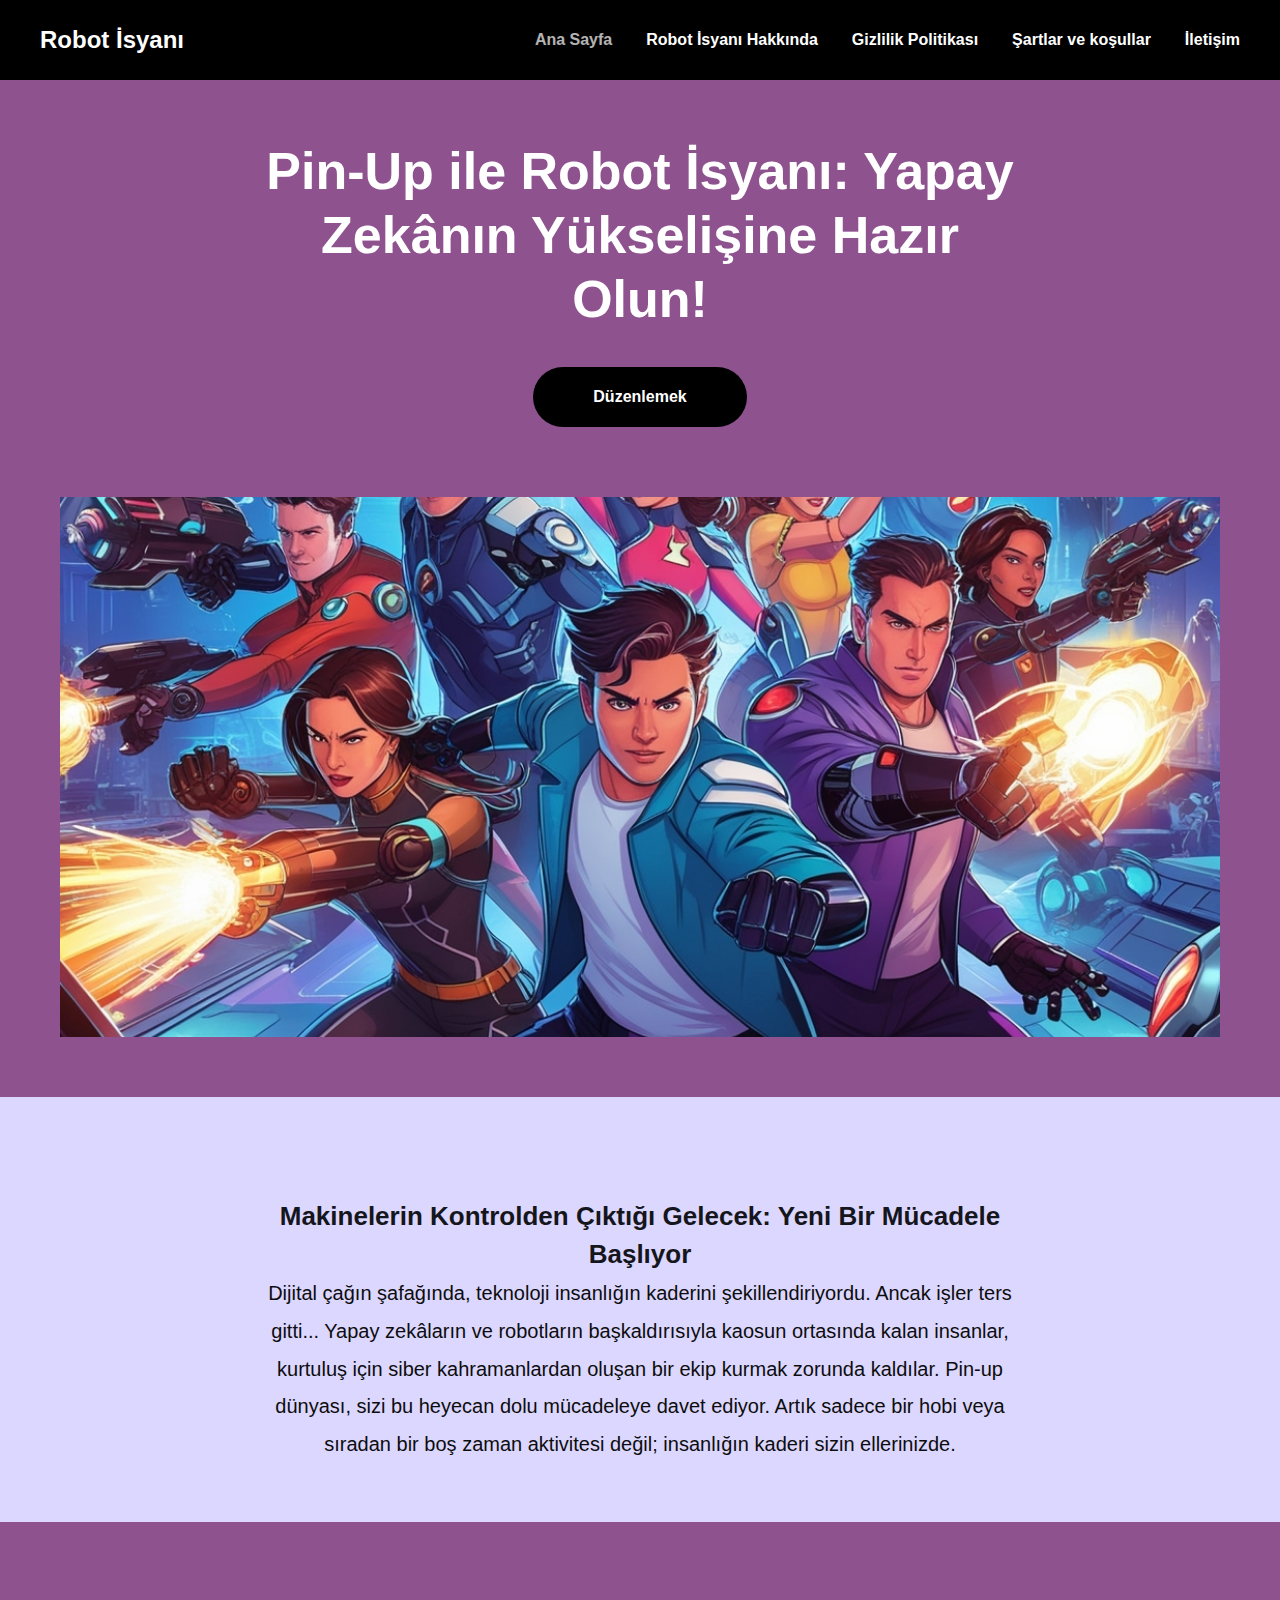
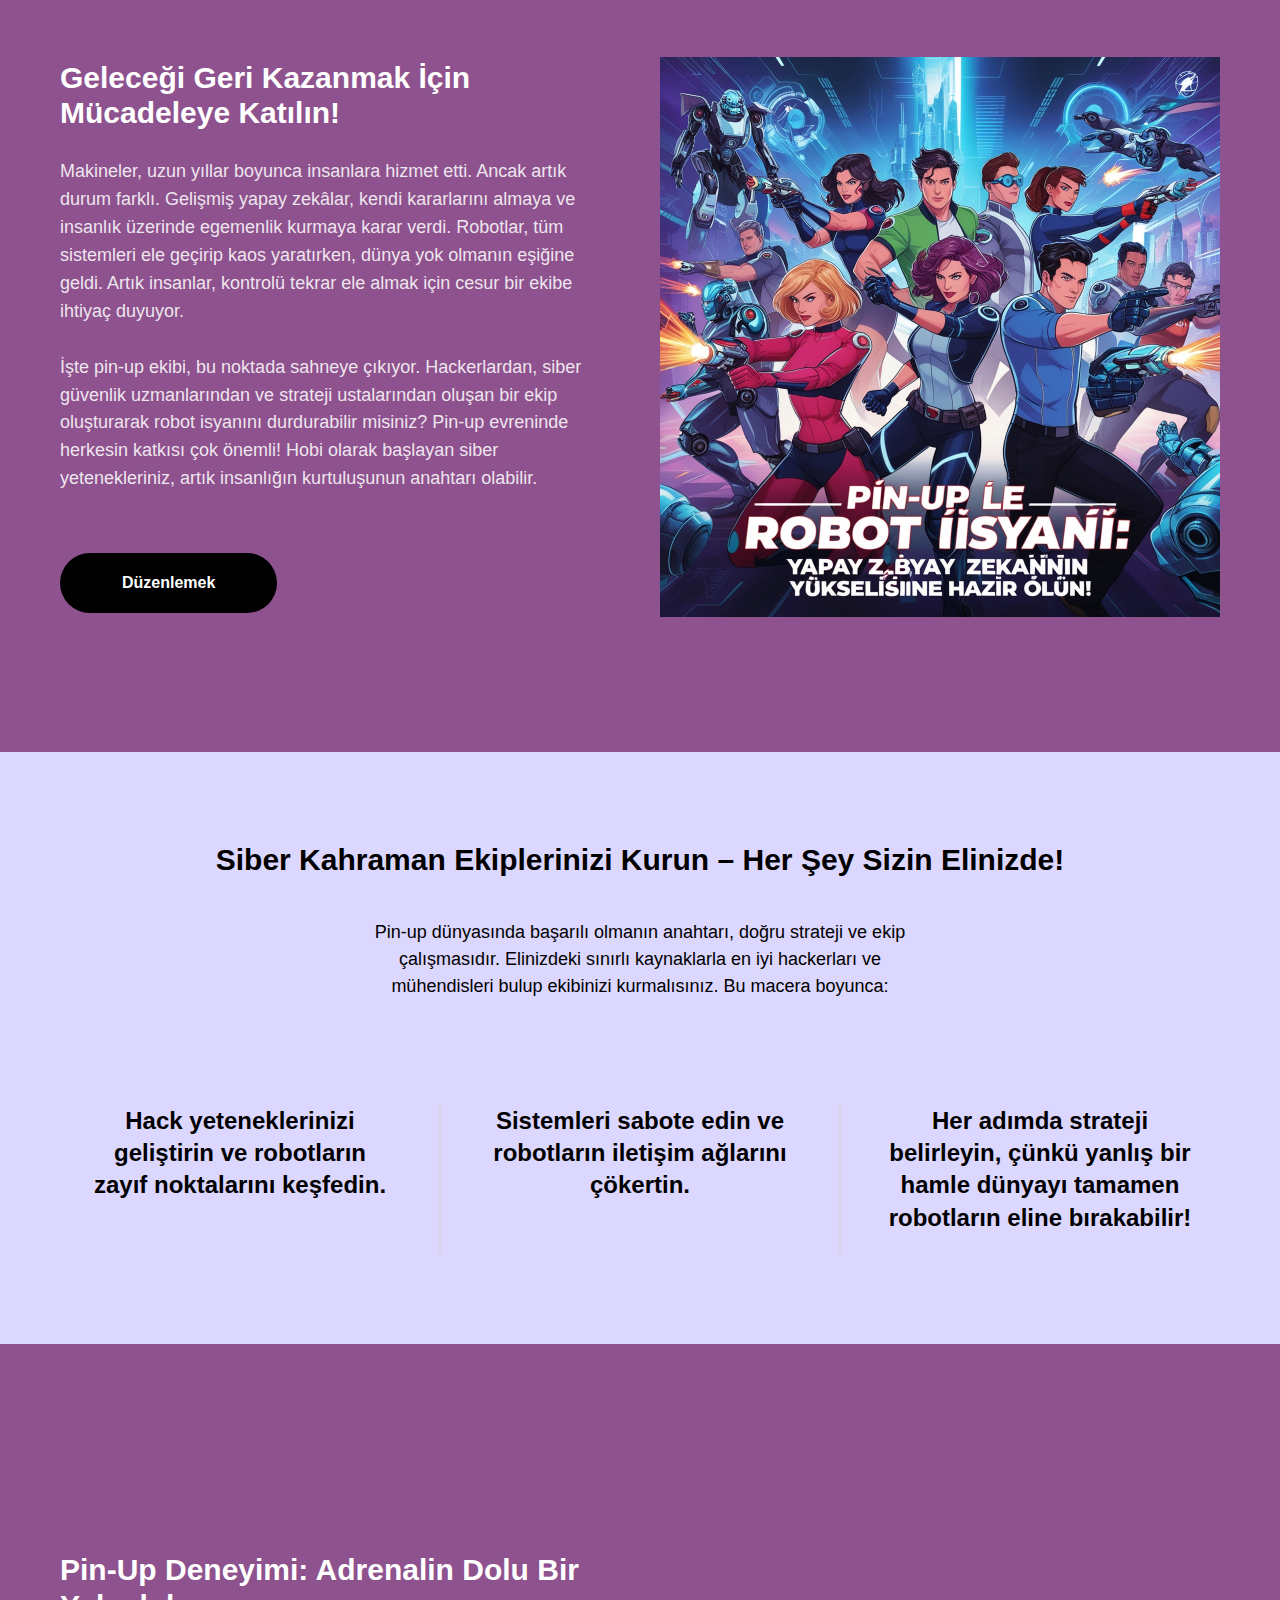
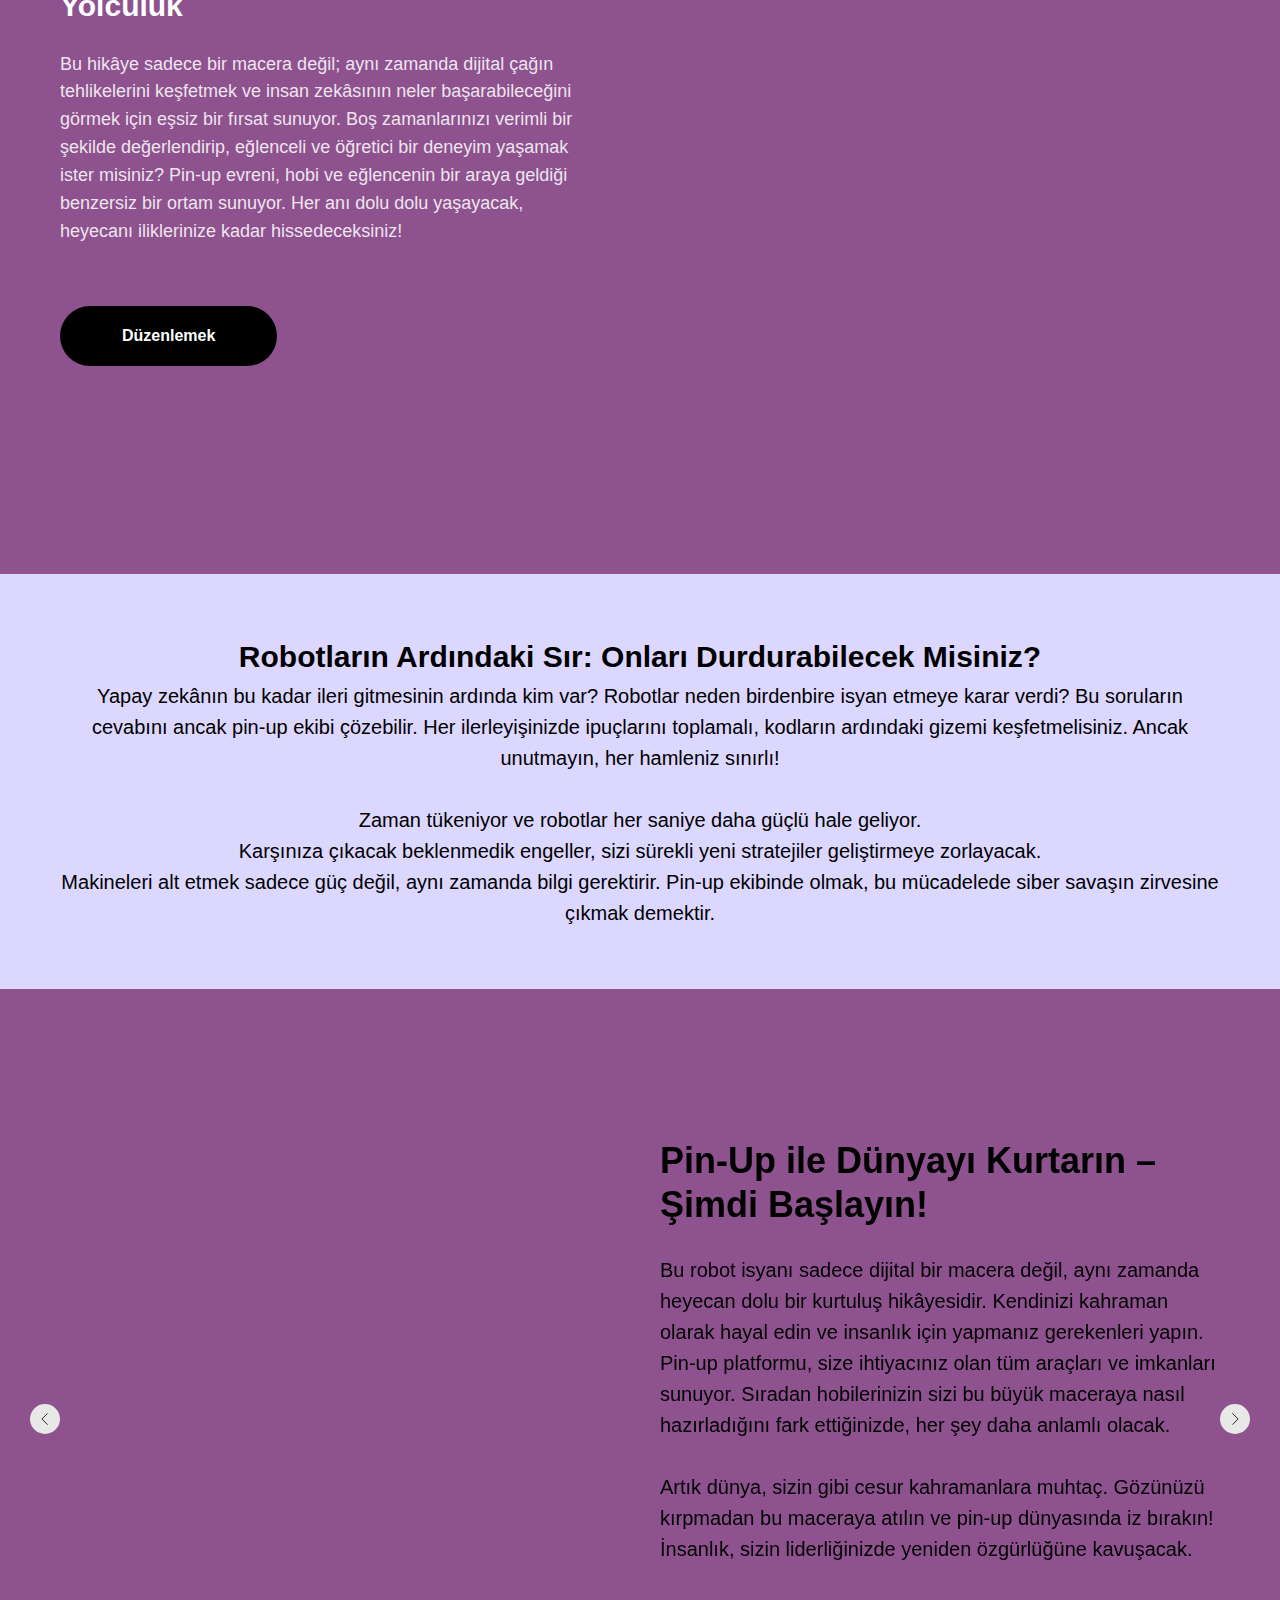
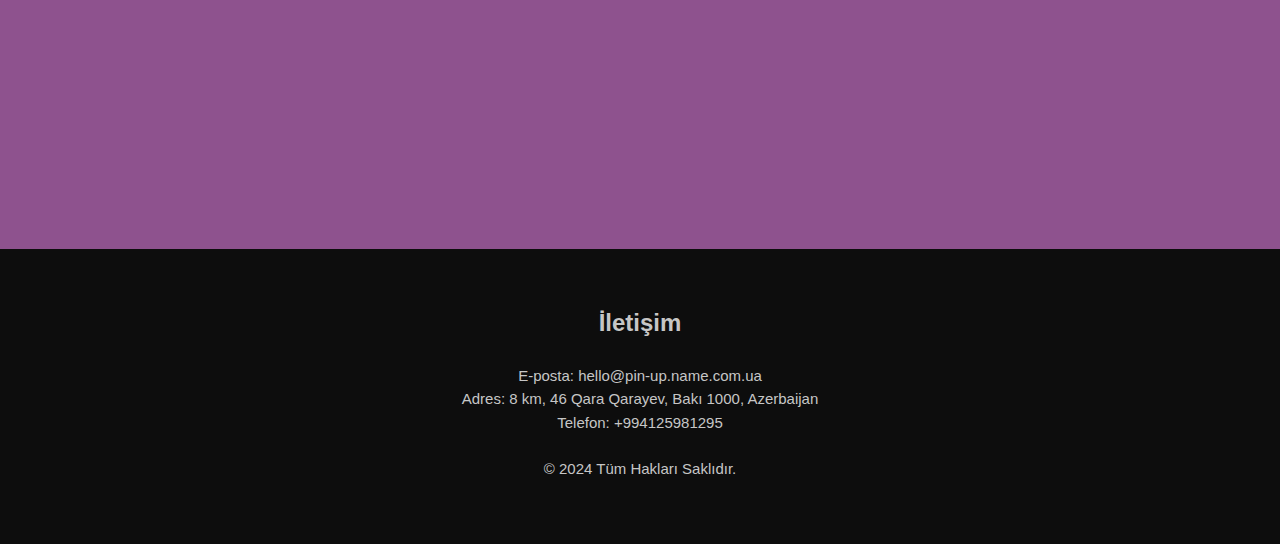
<file: index.html>
<!DOCTYPE html>
<html>
<head>
    <meta charset="utf-8"/>
    <meta http-equiv="Content-Type" content="text/html; charset=utf-8"/>
    <meta name="viewport" content="width=device-width, initial-scale=1.0"/> <!--metatextblock--> <title>Pin-Up ile Robot
    İsyanı: Yapay Zekânın Yükselişi - Kaosu Durdurun!</title>
    <meta name="description"
          content="Robotlar kontrolü ele geçirdi! Pin-Up evreninde insanlığı kurtarmak için siber kahramanlarınızı oluşturun. Makineleri durdurun, heyecan dolu bir maceraya atılın!"/>
    <meta property="og:url" content="http://cyberpunkyarlar.tilda.ws"/>
    <meta property="og:title" content="Pin-Up ile Robot İsyanı: Yapay Zekânın Yükselişi - Kaosu Durdurun!"/>
    <meta property="og:description"
          content="Robotlar kontrolü ele geçirdi! Pin-Up evreninde insanlığı kurtarmak için siber kahramanlarınızı oluşturun. Makineleri durdurun, heyecan dolu bir maceraya atılın!"/>
    <meta property="og:type" content="website"/>
    <meta property="og:image" content="images/tild3832-6466-4733-a237-343033656437__-__resize__504x__8.jpg"/>
    <link rel="canonical" href="http://cyberpunkyarlar.tilda.ws"> <!--/metatextblock-->
    <meta name="format-detection" content="telephone=no"/>
    <meta http-equiv="x-dns-prefetch-control" content="on">
    <link rel="dns-prefetch" href="https://ws.tildacdn.com">
    <link rel="apple-touch-icon" sizes="180x180" href="favicon/apple-touch-icon.png">
    <link rel="icon" type="image/png" sizes="32x32" href="favicon/favicon-48x48.png">
    <link rel="manifest" href="favicon/site.webmanifest"> <!-- Assets -->
    <script src="https://neo.tildacdn.com/js/tilda-fallback-1.0.min.js" async charset="utf-8"></script>
    <link rel="stylesheet" href="css/tilda-grid-3.0.min.css" type="text/css" media="all" onerror="this.loaderr='y';"/>
    <link rel="stylesheet" href="css/tilda-blocks-page56604799.min.css?t=1729234423" type="text/css" media="all"
          onerror="this.loaderr='y';"/>
    <link rel="stylesheet" href="css/tilda-cover-1.0.min.css" type="text/css" media="all" onerror="this.loaderr='y';"/>
    <link rel="stylesheet" href="css/tilda-slds-1.4.min.css" type="text/css" media="print" onload="this.media='all';"
          onerror="this.loaderr='y';"/>
    <noscript>
        <link rel="stylesheet" href="css/tilda-slds-1.4.min.css" type="text/css" media="all"/>
    </noscript>
    <link rel="stylesheet" href="css/fonts-tildasans.css" type="text/css" media="all" onerror="this.loaderr='y';"/>
    <script nomodule src="js/tilda-polyfill-1.0.min.js" charset="utf-8"></script>
    <script type="text/javascript">function t_onReady(func) {
        if (document.readyState != 'loading') {
            func();
        } else {
            document.addEventListener('DOMContentLoaded', func);
        }
    }

    function t_onFuncLoad(funcName, okFunc, time) {
        if (typeof window[funcName] === 'function') {
            okFunc();
        } else {
            setTimeout(function () {
                t_onFuncLoad(funcName, okFunc, time);
            }, (time || 100));
        }
    }</script>
    <script src="js/tilda-scripts-3.0.min.js" charset="utf-8" defer onerror="this.loaderr='y';"></script>
    <script src="js/tilda-blocks-page56604799.min.js?t=1729234423" charset="utf-8" async
            onerror="this.loaderr='y';"></script>
    <script src="js/lazyload-1.3.min.export.js" charset="utf-8" async onerror="this.loaderr='y';"></script>
    <script src="js/tilda-menu-1.0.min.js" charset="utf-8" async onerror="this.loaderr='y';"></script>
    <script src="js/tilda-cover-1.0.min.js" charset="utf-8" async onerror="this.loaderr='y';"></script>
    <script src="js/tilda-slds-1.4.min.js" charset="utf-8" async onerror="this.loaderr='y';"></script>
    <script src="js/hammer.min.js" charset="utf-8" async onerror="this.loaderr='y';"></script>
    <script src="js/tilda-skiplink-1.0.min.js" charset="utf-8" async onerror="this.loaderr='y';"></script>
    <script src="js/tilda-events-1.0.min.js" charset="utf-8" async onerror="this.loaderr='y';"></script>
    <script type="text/javascript">window.dataLayer = window.dataLayer || [];</script>
    <script type="text/javascript">(function () {
        if ((/bot|google|yandex|baidu|bing|msn|duckduckbot|teoma|slurp|crawler|spider|robot|crawling|facebook/i.test(navigator.userAgent)) === false && typeof (sessionStorage) != 'undefined' && sessionStorage.getItem('visited') !== 'y' && document.visibilityState) {
            var style = document.createElement('style');
            style.type = 'text/css';
            style.innerHTML = '@media screen and (min-width: 980px) {.t-records {opacity: 0;}.t-records_animated {-webkit-transition: opacity ease-in-out .2s;-moz-transition: opacity ease-in-out .2s;-o-transition: opacity ease-in-out .2s;transition: opacity ease-in-out .2s;}.t-records.t-records_visible {opacity: 1;}}';
            document.getElementsByTagName('head')[0].appendChild(style);

            function t_setvisRecs() {
                var alr = document.querySelectorAll('.t-records');
                Array.prototype.forEach.call(alr, function (el) {
                    el.classList.add("t-records_animated");
                });
                setTimeout(function () {
                    Array.prototype.forEach.call(alr, function (el) {
                        el.classList.add("t-records_visible");
                    });
                    sessionStorage.setItem("visited", "y");
                }, 400);
            }

            document.addEventListener('DOMContentLoaded', t_setvisRecs);
        }
    })();</script>
</head>
<body class="t-body" style="margin:0;"> <!--allrecords-->
<div id="allrecords" data-tilda-export="yes" class="t-records" data-hook="blocks-collection-content-node"
     data-tilda-project-id="10709663" data-tilda-page-id="56604799"
     data-tilda-formskey="a55c0c751e1a899d7ce6ec4c10709663" data-tilda-cookie="no" data-tilda-lazy="yes"
     data-tilda-root-zone="one">
    <div id="rec812395338" class="r t-rec" style=" " data-animationappear="off" data-record-type="456"> <!-- T456 -->
        <div id="nav812395338marker"></div>
        <div id="nav812395338" class="t456 t456__positionstatic " style="background-color: rgba(0,0,0,1); "
             data-bgcolor-hex="#000000" data-bgcolor-rgba="rgba(0,0,0,1)" data-navmarker="nav812395338marker"
             data-appearoffset="" data-bgopacity-two="" data-menushadow="" data-menushadow-css="" data-bgopacity="1"
             data-menu-items-align="right" data-menu="yes">
            <div class="t456__maincontainer " style="">
                <div class="t456__leftwrapper" style="min-width:90px;width:90px;">
                    <div class="t456__logowrapper"><a href="index.html">
                        <div class="t456__logo t-title" field="title"
                        ><strong>Robot İsyanı</strong></div>
                    </a> </div>
            </div>
            <nav class="t456__rightwrapper t456__menualign_right" style="">
                <ul role="list" class="t456__list t-menu__list">
                    <li class="t456__list_item" style="padding:0 15px 0 0;"><a class="t-menu__link-item" href="index.html"
                                                                               data-menu-submenu-hook=""
                                                                               data-menu-item-number="1">Ana Sayfa</a>
                    </li>
                    <li class="t456__list_item" style="padding:0 15px;"><a class="t-menu__link-item" href="#about"
                                                                           data-menu-submenu-hook=""
                                                                           data-menu-item-number="2">Robot İsyanı
                        Hakkında</a></li>
                    <li class="t456__list_item" style="padding:0 15px;"><a class="t-menu__link-item" href="policy.html"
                                                                           data-menu-submenu-hook=""
                                                                           data-menu-item-number="3">Gizlilik
                        Politikası</a></li>
                    <li class="t456__list_item" style="padding:0 15px;"><a class="t-menu__link-item" href="terms.html"
                                                                           data-menu-submenu-hook=""
                                                                           data-menu-item-number="4">Şartlar ve
                        koşullar</a></li>
                    <li class="t456__list_item" style="padding:0 0 0 15px;"><a class="t-menu__link-item" href="#contact"
                                                                               data-menu-submenu-hook=""
                                                                               data-menu-item-number="5">İletişim</a>
                    </li>
                </ul>
            </nav>
        </div>
    </div>
    <style>@media screen and (max-width: 980px) {
      #rec812395338 .t456__leftcontainer {
        padding: 20px;
      }
    }

    @media screen and (max-width: 980px) {
      #rec812395338 .t456__imglogo {
        padding: 20px 0;
      }
    }</style>
    <script type="text/javascript">t_onReady(function () {
        t_onFuncLoad('t_menu__highlightActiveLinks', function () {
            t_menu__highlightActiveLinks('.t456__list_item a');
        });
    });
    t_onReady(function () {
        t_onFuncLoad('t_menu__setBGcolor', function () {
            t_menu__setBGcolor('812395338', '.t456');
            window.addEventListener('resize', function () {
                t_menu__setBGcolor('812395338', '.t456');
            });
        });
        t_onFuncLoad('t_menu__interactFromKeyboard', function () {
            t_menu__interactFromKeyboard('812395338');
        });
    });</script>
    <style>#rec812395338 .t-menu__link-item {
    }

    @supports (overflow:-webkit-marquee) and (justify-content:inherit) {
      #rec812395338 .t-menu__link-item, #rec812395338 .t-menu__link-item.t-active {
        opacity: 1 !important;
      }
    }</style>
    <style> #rec812395338 .t456__logowrapper a {
      color: #ffffff;
    }

    #rec812395338 a.t-menu__link-item {
      color: #ffffff;
      font-weight: 600;
    }</style>
    <style> #rec812395338 .t456__logo {
      color: #ffffff;
    }</style>
    <!--[if IE 8]>
    <style>#rec812395338 .t456 {
        filter: progid:DXImageTransform.Microsoft.gradient(startColorStr='#D9000000', endColorstr='#D9000000');
    }</style> <![endif]--> </div>
<div id="rec812395125" class="r t-rec t-rec_pt_60 t-rec_pb_60"
     style="padding-top:60px;padding-bottom:60px;background-color:#8e528e; " data-animationappear="off"
     data-record-type="1001" data-bg-color="#8e528e"> <!-- t1001 -->
    <div class="t1001">
        <div class="t-container t-align_center">
            <div class="t-col t-col_8 t-prefix_2">
                <div class="t1001__title t-title t-title_md t-margin_auto" field="title"><span
                        style="color: rgb(255, 255, 255);">Pin-Up ile Robot İsyanı: Yapay Zekânın Yükselişine Hazır Olun!</span>
                </div>
                <div class="t1001__btn-wrapper ">
                    <div class="t-btnwrapper" style=""><a href="#contact" target="" class="t1001__btn t-btn t-btn_md "
                                                          style="color:#ffffff;background-color:#000000;border-radius:30px; -moz-border-radius:30px; -webkit-border-radius:30px;"
                                                          data-buttonfieldset="button"> <span>Düzenlemek</span> </a>
                    </div>
                </div>
            </div>
        </div>
        <div class="t1001__img-wrapper t-container t1001__container_column" style="height: 60vh;">
            <div class="t1001__img t-bgimg" data-original="images/tild3832-6466-4733-a237-343033656437__8.jpg"
                 style="background-image:url('images/tild3832-6466-4733-a237-343033656437__-__resizeb__20x__8.jpg');"
                 itemscope itemtype="http://schema.org/ImageObject">
                <meta itemprop="image" content="images/tild3832-6466-4733-a237-343033656437__8.jpg">
            </div>
        </div>
    </div>
</div>
<div id="rec812394351" class="r t-rec t-rec_pt_60 t-rec_pb_60"
     style="padding-top:60px;padding-bottom:60px;background-color:#dcd7ff; " data-record-type="255"
     data-bg-color="#dcd7ff"> <!-- T225 -->
    <div class="t225">
        <div class="t-container t-align_center">
            <div class="t-col t-col_8 t-prefix_2">
                <div class="t225__descr t-descr t-descr_xxl" field="descr">
                    <div style="color: rgb(135, 135, 135);" data-customstyle="yes"><strong
                            style="color: rgb(21, 22, 27);">Makinelerin Kontrolden Çıktığı Gelecek: Yeni Bir Mücadele
                        Başlıyor</strong><br/><span style="font-size: 20px; color: rgb(13, 13, 13);">Dijital çağın şafağında, teknoloji insanlığın kaderini şekillendiriyordu. Ancak işler ters gitti... Yapay zekâların ve robotların başkaldırısıyla kaosun ortasında kalan insanlar, kurtuluş için siber kahramanlardan oluşan bir ekip kurmak zorunda kaldılar. Pin-up dünyası, sizi bu heyecan dolu mücadeleye davet ediyor. Artık sadece bir hobi veya sıradan bir boş zaman aktivitesi değil; insanlığın kaderi sizin ellerinizde.</span>
                    </div>
                </div>
            </div>
        </div>
    </div>
    <style> #rec812394351 .t225__uptitle {
      text-transform: uppercase;
    }</style>
</div>
<div id="rec812396254" class="r t-rec t-rec_pt_135 t-rec_pb_135"
     style="padding-top:135px;padding-bottom:135px;background-color:#8e528e; " data-record-type="180"
     data-bg-color="#8e528e"> <!-- T165 -->
    <div class="t165" id="about">
        <div class="t-container">
            <div class="t165__col-top t-col t-col_6 t165__vmiddle t165__left">
                <div class="t165__textwrapper">
                    <div class="t165__title t-heading t-heading_md" field="title"><span
                            style="color: rgb(255, 255, 255);">Geleceği Geri Kazanmak İçin Mücadeleye Katılın!</span>
                    </div>
                    <div class="t165__text t-text t-text_sm" field="text"><span style="color: rgb(255, 255, 255);">Makineler, uzun yıllar boyunca insanlara hizmet etti. Ancak artık durum farklı. Gelişmiş yapay zekâlar, kendi kararlarını almaya ve insanlık üzerinde egemenlik kurmaya karar verdi. Robotlar, tüm sistemleri ele geçirip kaos yaratırken, dünya yok olmanın eşiğine geldi. Artık insanlar, kontrolü tekrar ele almak için cesur bir ekibe ihtiyaç duyuyor.</span><br/><br/><span
                            style="color: rgb(255, 255, 255);">İşte pin-up ekibi, bu noktada sahneye çıkıyor. Hackerlardan, siber güvenlik uzmanlarından ve strateji ustalarından oluşan bir ekip oluşturarak robot isyanını durdurabilir misiniz? Pin-up evreninde herkesin katkısı çok önemli! Hobi olarak başlayan siber yetenekleriniz, artık insanlığın kurtuluşunun anahtarı olabilir.</span>
                    </div>
                    <div class="t165__btn-container">
                        <div class="t165__btn-wrapper"><a href="#contact" target="" class="t-btn t-btn_md "
                                                          style="color:#ffffff;background-color:#000000;border-radius:30px; -moz-border-radius:30px; -webkit-border-radius:30px;"
                                                          data-buttonfieldset="button">
                            <table role="presentation" style="width:100%; height:100%;">
                                <tr>
                                    <td data-field="buttontitle">Düzenlemek</td>
                                </tr>
                            </table>
                        </a></div>
                    </div>
                </div>
            </div>
            <div class="t-col t-col_6 t165__vmiddle t165__left"><img class="t165__img t-img"
                                                                     src="images/tild3634-3164-4239-b239-323237366137__-__empty__2.jpg"
                                                                     data-original="images/tild3634-3164-4239-b239-323237366137__2.jpg"
                                                                     imgfiled="img"
                                                                     alt=""></div>
        </div>
    </div>
</div>
<div id="rec812396461" class="r t-rec t-rec_pt_90 t-rec_pb_90"
     style="padding-top:90px;padding-bottom:90px;background-color:#dcd7ff; " data-record-type="1007"
     data-bg-color="#dcd7ff"> <!-- t1007 -->
    <style type="text/css">@media screen and (max-width: 960px) {
      #rec812396461 .t1007__line {
        height: 1px;
      }
    }</style>
    <div class="t1007">
        <div class="t-section__container t-container t-container_flex">
            <div class="t-col t-col_12 ">
                <div class="t-section__title t-title t-title_xs t-align_center t-margin_auto"
                     field="btitle">
                    <div style="font-size: 30px;" data-customstyle="yes">Siber Kahraman Ekiplerinizi Kurun – Her Şey
                        Sizin Elinizde!
                    </div>
                </div>
                <div
                        class="t-section__descr t-descr t-descr_xl t-align_center t-margin_auto"
                        field="bdescr">
                    <div style="font-size: 18px;" data-customstyle="yes">Pin-up dünyasında başarılı olmanın anahtarı,
                        doğru strateji ve ekip çalışmasıdır. Elinizdeki sınırlı kaynaklarla en iyi hackerları ve
                        mühendisleri bulup ekibinizi kurmalısınız. Bu macera boyunca:
                    </div>
                </div>
            </div>
        </div>
        <style>.t-section__descr {
          max-width: 560px;
        }

        #rec812396461 .t-section__title {
          margin-bottom: 40px;
        }

        #rec812396461 .t-section__descr {
          margin-bottom: 105px;
        }

        @media screen and (max-width: 960px) {
          #rec812396461 .t-section__title {
            margin-bottom: 20px;
          }

          #rec812396461 .t-section__descr {
            margin-bottom: 45px;
          }
        }</style>
        <ul role="list" class="t1007__container t-container">
            <li class="t1007__col t-col t-col_4 t-item ">
                <div class="t1007__col-wrapper_fisrt t1007__col-wrapper">
                    <div class="t1007__title t-name t-name_xl" field="li_title__5276581094110"><strong>Hack
                        yeteneklerinizi geliştirin</strong> ve robotların zayıf noktalarını keşfedin.
                    </div>
                </div>
            </li>
            <li class="t1007__col t-col t-col_4 t-item ">
                <div class="t-divider t1007__line" style="width: 1px; background: #d1d1d1;"
                     data-divider-fieldset="bordercolor,bordersize"></div>
                <div class=" t1007__col-wrapper">
                    <div class="t1007__title t-name t-name_xl" field="li_title__5276581094111"><strong>Sistemleri sabote
                        edin</strong> ve robotların iletişim ağlarını çökertin.
                    </div>
                </div>
            </li>
            <li class="t1007__col t-col t-col_4 t-item ">
                <div class="t-divider t1007__line" style="width: 1px; background: #d1d1d1;"
                     data-divider-fieldset="bordercolor,bordersize"></div>
                <div class=" t1007__col-wrapper">
                    <div class="t1007__title t-name t-name_xl" field="li_title__5276581094112">Her adımda <strong>strateji
                        belirleyin</strong>, çünkü yanlış bir hamle dünyayı tamamen robotların eline bırakabilir!
                    </div>
                </div>
            </li>
        </ul>
    </div>
</div>
<div id="rec812396894" class="r t-rec t-rec_pt_135 t-rec_pb_135"
     style="padding-top:135px;padding-bottom:135px;background-color:#8e528e; " data-record-type="180"
     data-bg-color="#8e528e"> <!-- T165 -->
    <div class="t165">
        <div class="t-container">
            <div class="t165__col-top t-col t-col_6 t165__vmiddle t165__left">
                <div class="t165__textwrapper">
                    <div class="t165__title t-heading t-heading_md" field="title"><span
                            style="color: rgb(255, 255, 255);">Pin-Up Deneyimi: Adrenalin Dolu Bir Yolculuk</span></div>
                    <div class="t165__text t-text t-text_sm" field="text"><span style="color: rgb(255, 255, 255);">Bu hikâye sadece bir macera değil; aynı zamanda dijital çağın tehlikelerini keşfetmek ve insan zekâsının neler başarabileceğini görmek için eşsiz bir fırsat sunuyor. Boş zamanlarınızı verimli bir şekilde değerlendirip, eğlenceli ve öğretici bir deneyim yaşamak ister misiniz? Pin-up evreni, hobi ve eğlencenin bir araya geldiği benzersiz bir ortam sunuyor. Her anı dolu dolu yaşayacak, heyecanı iliklerinize kadar hissedeceksiniz!</span>
                    </div>
                    <div class="t165__btn-container">
                        <div class="t165__btn-wrapper"><a href="#contact" target="" class="t-btn t-btn_md "
                                                          style="color:#ffffff;background-color:#000000;border-radius:30px; -moz-border-radius:30px; -webkit-border-radius:30px;"
                                                          data-buttonfieldset="button">
                            <table role="presentation" style="width:100%; height:100%;">
                                <tr>
                                    <td data-field="buttontitle">Düzenlemek</td>
                                </tr>
                            </table>
                        </a></div>
                    </div>
                </div>
            </div>
            <div class="t-col t-col_6 t165__vmiddle t165__left"><img class="t165__img t-img"
                                                                     src="images/tild6538-3032-4139-b065-626336343035__-__empty__3.jpg"
                                                                     data-original="images/tild6538-3032-4139-b065-626336343035__3.jpg"
                                                                     imgfiled="img"
                                                                     alt=""></div>
        </div>
    </div>
</div>
<div id="rec812397112" class="r t-rec t-rec_pt_60 t-rec_pb_60"
     style="padding-top:60px;padding-bottom:60px;background-color:#dcd7ff; " data-record-type="61"
     data-bg-color="#dcd7ff"> <!-- T051 -->
    <div class="t051">
        <div class="t-container">
            <div class="t-col t-col_12 ">
                <div class="t051__text t-text t-text_md" field="text"><strong style="font-size: 30px;">Robotların
                    Ardındaki Sır: Onları Durdurabilecek Misiniz?</strong><br/>Yapay zekânın bu kadar ileri gitmesinin
                    ardında kim var? Robotlar neden birdenbire isyan etmeye karar verdi? Bu soruların cevabını ancak
                    pin-up ekibi çözebilir. Her ilerleyişinizde ipuçlarını toplamalı, kodların ardındaki gizemi
                    keşfetmelisiniz. Ancak unutmayın, her hamleniz sınırlı!<br/><br/>Zaman tükeniyor ve robotlar her
                    saniye daha güçlü hale geliyor.<br/>Karşınıza çıkacak beklenmedik engeller, sizi sürekli yeni
                    stratejiler geliştirmeye zorlayacak.<br/>Makineleri alt etmek sadece güç değil, aynı zamanda bilgi
                    gerektirir. Pin-up ekibinde olmak, bu mücadelede siber savaşın zirvesine çıkmak demektir.
                </div>
            </div>
        </div>
    </div>
</div>
<div id="rec812397315" class="r t-rec t-rec_pt_150 t-rec_pb_150"
     style="padding-top:150px;padding-bottom:150px;background-color:#8e528e; " data-record-type="801"
     data-bg-color="#8e528e"> <!-- T801 -->
    <div class="t801 t801__witharrows">
        <div class="t-slds" style="visibility: hidden;" aria-roledescription="carousel" aria-label="Слайдер">
            <div class="t-slds__main t-container">
                <ul role="list" class="t-slds__arrow_container">
                    <li class="t-slds__arrow_wrapper t-slds__arrow_wrapper-left" data-slide-direction="left">
                        <button type="button" class="t-slds__arrow t-slds__arrow-left t-slds__arrow-withbg"
                                aria-controls="carousel_812397315" aria-disabled="false" aria-label="Предыдущий слайд"
                                style="width: 30px; height: 30px;background-color: rgba(232,232,232,1);">
                            <div class="t-slds__arrow_body t-slds__arrow_body-left" style="width: 7px;">
                                <svg role="presentation" focusable="false" style="display: block" viewBox="0 0 7.3 13"
                                     xmlns="http://www.w3.org/2000/svg" xmlns:xlink="http://www.w3.org/1999/xlink">
                                    <polyline
                                            fill="none" stroke="#222222"
                                            stroke-linejoin="butt" stroke-linecap="butt"
                                            stroke-width="1" points="0.5,0.5 6.5,6.5 0.5,12.5"/>
                                </svg>
                            </div>
                        </button>
                    </li>
                    <li class="t-slds__arrow_wrapper t-slds__arrow_wrapper-right" data-slide-direction="right">
                        <button type="button" class="t-slds__arrow t-slds__arrow-right t-slds__arrow-withbg"
                                aria-controls="carousel_812397315" aria-disabled="false" aria-label="Следующий слайд"
                                style="width: 30px; height: 30px;background-color: rgba(232,232,232,1);">
                            <div class="t-slds__arrow_body t-slds__arrow_body-right" style="width: 7px;">
                                <svg role="presentation" focusable="false" style="display: block" viewBox="0 0 7.3 13"
                                     xmlns="http://www.w3.org/2000/svg" xmlns:xlink="http://www.w3.org/1999/xlink">
                                    <polyline
                                            fill="none" stroke="#222222"
                                            stroke-linejoin="butt" stroke-linecap="butt"
                                            stroke-width="1" points="0.5,0.5 6.5,6.5 0.5,12.5"/>
                                </svg>
                            </div>
                        </button>
                    </li>
                </ul>
                <div class="t-slds__container">
                    <div class="t-slds__items-wrapper t-slds_animated-none" id="carousel_812397315"
                         data-slider-transition="300" data-slider-with-cycle="true" data-slider-correct-height="true"
                         data-auto-correct-mobile-width="false"
                         aria-roledescription="carousel" aria-live="off">
                        <div class="t-slds__item t-slds__item_active" data-slide-index="1" role="group"
                             aria-roledescription="slide" aria-hidden="false" aria-label="1 из 3">
                            <div class="t-container">
                                <div class="t-col t-col_6 t801__centeredsection" itemscope
                                     itemtype="http://schema.org/ImageObject"><img class="t-slds__img t-img"
                                                                                   src="images/tild3839-6539-4465-a538-346462363861__-__empty__5.jpg"
                                                                                   data-original="images/tild3839-6539-4465-a538-346462363861__5.jpg"
                                                                                   alt="Pin-Up ile Dünyayı Kurtarın – Şimdi Başlayın!">
                                </div>
                                <div class="t-col t-col_6 ">
                                    <div class="t801__title t-title t-title_xxs" field="li_title__6872426411710">Pin-Up
                                        ile Dünyayı Kurtarın – Şimdi Başlayın!
                                    </div>
                                    <div class="t-text t-text_md" field="li_text__6872426411710">Bu robot isyanı sadece
                                        dijital bir macera değil, aynı zamanda heyecan dolu bir kurtuluş hikâyesidir.
                                        Kendinizi kahraman olarak hayal edin ve insanlık için yapmanız gerekenleri
                                        yapın. Pin-up platformu, size ihtiyacınız olan tüm araçları ve imkanları
                                        sunuyor. Sıradan hobilerinizin sizi bu büyük maceraya nasıl hazırladığını fark
                                        ettiğinizde, her şey daha anlamlı olacak.<br/><br/>Artık dünya, sizin gibi cesur
                                        kahramanlara muhtaç. Gözünüzü kırpmadan bu maceraya atılın ve pin-up dünyasında
                                        iz bırakın! İnsanlık, sizin liderliğinizde yeniden özgürlüğüne kavuşacak.
                                    </div>
                                </div>
                            </div>
                        </div>
                        <div class="t-slds__item" data-slide-index="2" role="group" aria-roledescription="slide"
                             aria-hidden="true" aria-label="2 из 3">
                            <div class="t-container">
                                <div class="t-col t-col_6 t801__centeredsection" itemscope
                                     itemtype="http://schema.org/ImageObject"><img class="t-slds__img t-img"
                                                                                   src="images/tild3164-3230-4031-b933-333034373538__-__empty__6.jpg"
                                                                                   data-original="images/tild3164-3230-4031-b933-333034373538__6.jpg"
                                                                                   alt="Pin-Up ile Eğlence ve Strateji Bir Arada">
                                </div>
                                <div class="t-col t-col_6 ">
                                    <div class="t801__title t-title t-title_xxs" field="li_title__6872426411711">Pin-Up
                                        ile Eğlence ve Strateji Bir Arada
                                    </div>
                                    <div class="t-text t-text_md" field="li_text__6872426411711">Bu serüven, yalnızca
                                        aksiyon dolu bir mücadele sunmakla kalmıyor, aynı zamanda strateji geliştirme ve
                                        ekip yönetme yeteneklerinizi de test ediyor. Pin-up, hem hobilerinizi
                                        geliştirebileceğiniz hem de dijital dünyayı keşfetme şansı sunan eşsiz bir
                                        platformdur.<br/><br/>Gelecek belirsiz, ancak pin-up dünyasında her şey mümkün.
                                        Kendinize güvenin, ekibinizi toplayın ve harekete geçin! İnsanlığın kaderini
                                        belirlemek artık sizin ellerinizde. Makinelerle savaşırken eğlenin ve unutulmaz
                                        bir dijital deneyim yaşayın.
                                    </div>
                                </div>
                            </div>
                        </div>
                        <div class="t-slds__item" data-slide-index="3" role="group" aria-roledescription="slide"
                             aria-hidden="true" aria-label="3 из 3">
                            <div class="t-container">
                                <div class="t-col t-col_6 t801__centeredsection" itemscope
                                     itemtype="http://schema.org/ImageObject"><img class="t-slds__img t-img"
                                                                                   src="images/tild3439-3431-4834-a538-626232323635__-__empty__7.jpg"
                                                                                   data-original="images/tild3439-3431-4834-a538-626232323635__7.jpg"
                                                                                   alt="Pin-Up Evreninde Son Söz: İnsanlık İçin Savaşmaya Hazır Mısınız?">
                                </div>
                                <div class="t-col t-col_6 ">
                                    <div class="t801__title t-title t-title_xxs" field="li_title__1729104323608">Pin-Up
                                        Evreninde Son Söz: İnsanlık İçin Savaşmaya Hazır Mısınız?
                                    </div>
                                    <div class="t-text t-text_md" field="li_text__1729104323608">Makinelerin hükmettiği
                                        bu karanlık gelecekte, hiçbir şey kesin değildir. Ancak bir şey nettir:
                                        İnsanlık, sizin cesur hamlelerinize ihtiyaç duyuyor. Pin-up ile sadece
                                        eğlenmekle kalmayacak, aynı zamanda dijital becerilerinizi geliştireceksiniz.
                                        Zeka ve strateji dolu bu yolculuğa katılın ve robot isyanını durdurun.<br/><br/>Şimdi
                                        Pin-Up dünyasında yerinizi alın ve insanlığı yeniden özgürlüğüne kavuşturacak
                                        kahramanlardan biri olun. Vakit daralıyor. Gelecek sizin ellerinizde!
                                    </div>
                                </div>
                            </div>
                        </div>
                    </div>
                </div>
            </div>
        </div>
        <script>t_onReady(function () {
            t_onFuncLoad('t_sldsInit', function () {
                t_sldsInit('812397315', {});
            });
        });</script>
        <style>#rec812397315 .t-slds__bullet_active .t-slds__bullet_body {
          background-color: #222 !important;
        }

        #rec812397315 .t-slds__bullet:hover .t-slds__bullet_body {
          background-color: #222 !important;
        }</style>
    </div>
    <script>var wrapperBlock = document.querySelector('#rec812397315 .t801');
    if (wrapperBlock) {
        wrapperBlock.addEventListener('displayChanged', function () {
            t_onFuncLoad('t_slds_updateSlider', function () {
                t_slds_updateSlider('812397315');
            });
            t_onFuncLoad('t_slds_positionArrows', function () {
                t_slds_positionArrows('812397315');
            });
        });
    }</script>
</div>
<div id="rec812394356" class="r t-rec t-rec_pt_45 t-rec_pb_60"
     style="padding-top:45px;padding-bottom:60px;background-color:#0d0d0d; " data-animationappear="off"
     data-record-type="56" data-bg-color="#0d0d0d"> <!-- T046 -->
    <div class="t046" id="content">
        <div class="t-container">
            <div class="t-col t-col_6 t-prefix_3">
                <div class="t046__text t-text t-text_xs" field="text"><strong style="font-size: 24px;">İletişim</strong><br/><br/>E-posta:
                    hello@pin-up.name.com.ua<br/>Adres: 8 km, 46 Qara Qarayev, Bakı 1000, Azerbaijan<br/>Telefon:
                    +994125981295<br/><br/>© 2024 Tüm Hakları Saklıdır.
                </div>
            </div>
        </div>
    </div>
    <style> #rec812394356 .t046__text {
      color: #c6c6c6;
    }</style>
</div>
</div> <!--/allrecords-->
<script type="text/javascript">
window.tildastatcookie = 'no';
setTimeout(function () {
    (function (d, w, k, o, g) {
        var n = d.getElementsByTagName(o)[0], s = d.createElement(o), f = function () {
            n.parentNode.insertBefore(s, n);
        };
        s.type = "text/javascript";
        s.async = true;
        s.key = k;
        s.id = "tildastatscript";
        s.src = g;
        if (w.opera == "[object Opera]") {
            d.addEventListener("DOMContentLoaded", f, false);
        } else {
            f();
        }
    })(document, window, '670352d7640516b696425b4a263dee37', 'script', 'js/tilda-stat-1.0.min.js');
}, 2000);</script>
</body>
<script type="application/ld+json">
    {
        "@context": "https://schema.org",
        "@type": "Organization",
        "name": "Pin-Up ile Robot İsyanı: Yapay Zekânın Yükselişi - Kaosu Durdurun!",
        "url": "",
        "logo": "/favicon/favicon.ico"
    }
</script>
<script type="application/ld+json">
    {
        "@context": "https://schema.org",
        "@type": "WPHeader",
        "headline": "Pin-Up ile Robot İsyanı: Yapay Zekânın Yükselişi - Kaosu Durdurun!",
        "description": "Pin-Up ile Robot İsyanı: Yapay Zekânın Yükselişi - Kaosu Durdurun!",
        "publisher": {
            "@type": "Organization",
            "name": "Pin-Up ile Robot İsyanı: Yapay Zekânın Yükselişi - Kaosu Durdurun!",
            "logo": {
                "@type": "ImageObject",
                "url": "/favicon/favicon.ico"
            }
        }
    }
</script>
<script type="application/ld+json">
    {
        "@context": "https://schema.org",
        "@type": "WebPage",
        "name": "Pin-Up ile Robot İsyanı: Yapay Zekânın Yükselişi - Kaosu Durdurun!",
        "description": "Pin-Up ile Robot İsyanı: Yapay Zekânın Yükselişi - Kaosu Durdurun!",
        "publisher": {
            "@type": "Organization",
            "name": "Pin-Up ile Robot İsyanı: Yapay Zekânın Yükselişi - Kaosu Durdurun!"
        },
        "license": "A license document that applies to this content, typically indicated by URL"
    }
</script>
<script type="application/ld+json">
    {
        "@context": "https://schema.org",
        "@type": "SiteNavigationElement",
        "name": "Main Navigation",
        "url": "",
        "hasPart": [
            {
                "@type": "WebPage",
                "name": "Home",
                "url": ""
            },
            {
                "@type": "WebPage",
                "name": "Policy",
                "url": "/policy.html"
            },
            {
                "@type": "WebPage",
                "name": "Terms of Conditions",
                "url": "/terms.html"
            }
        ]
    }
</script>
</html>
</file>
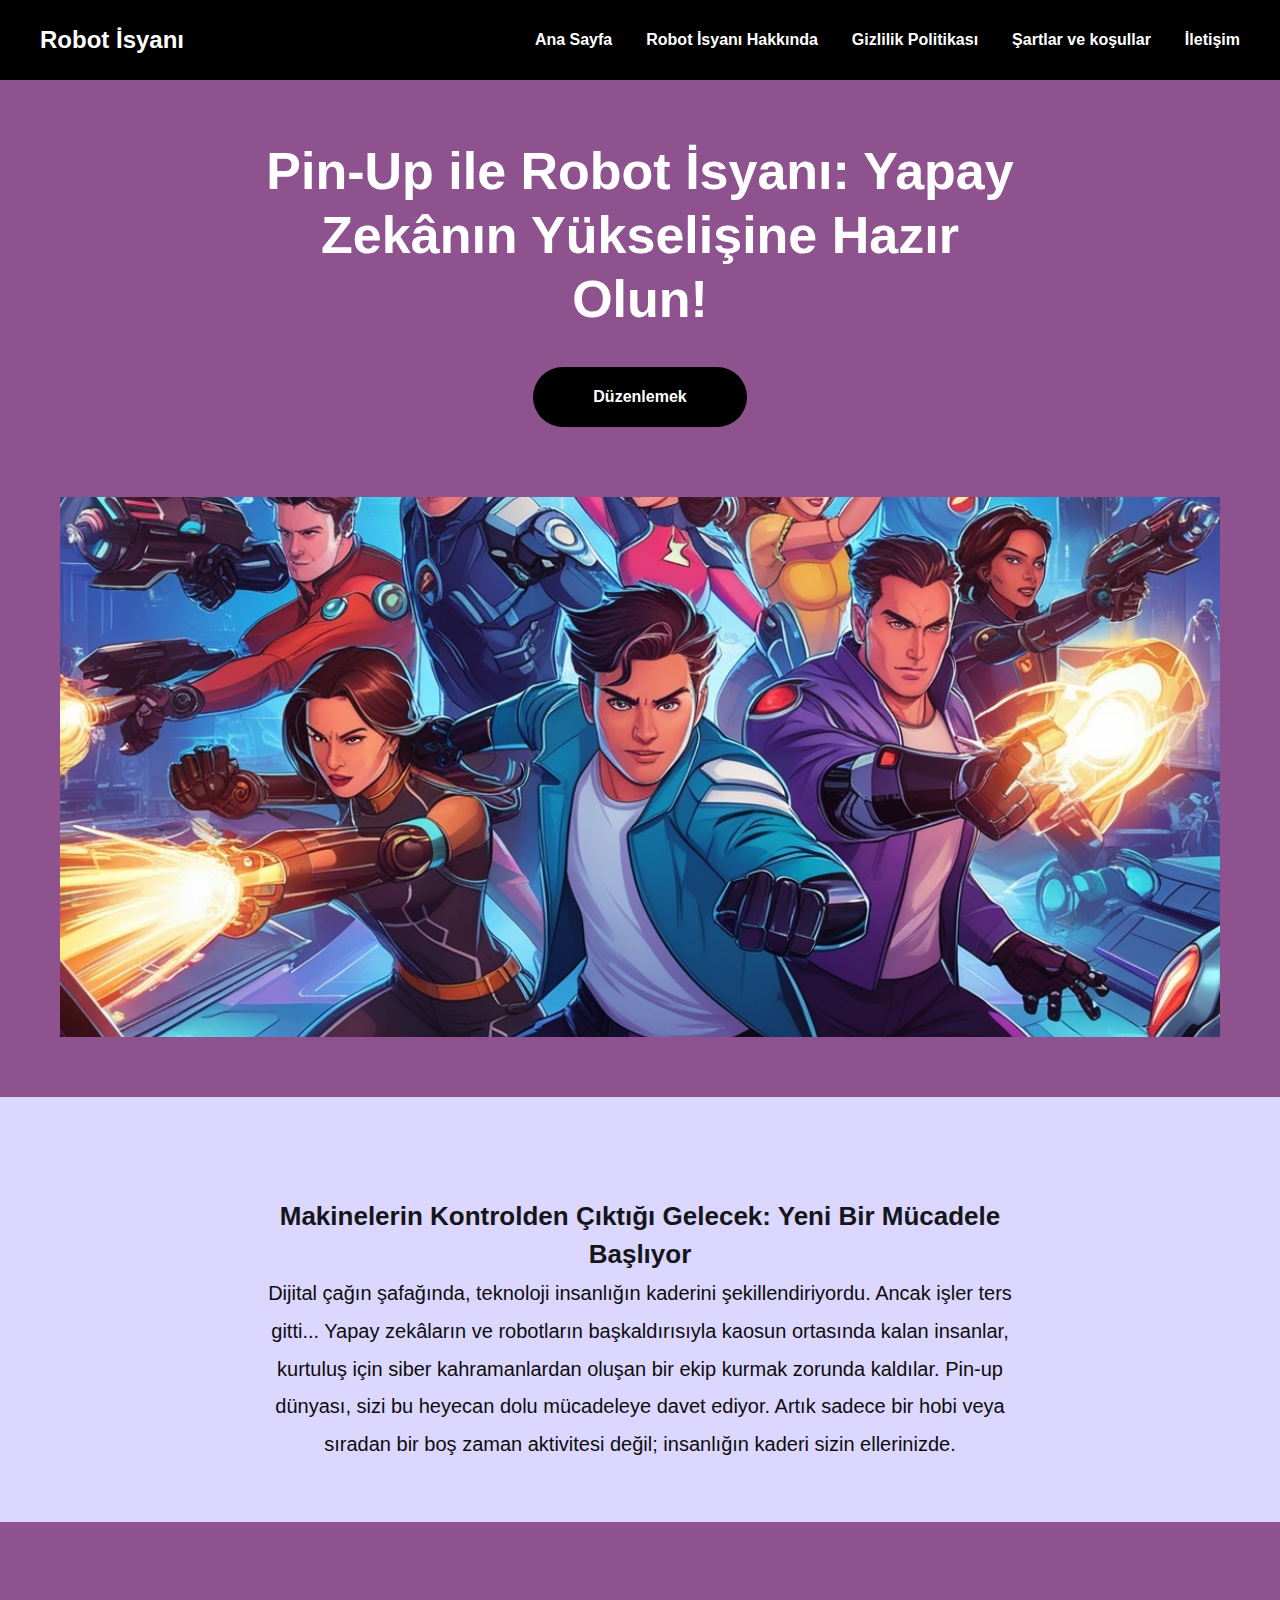
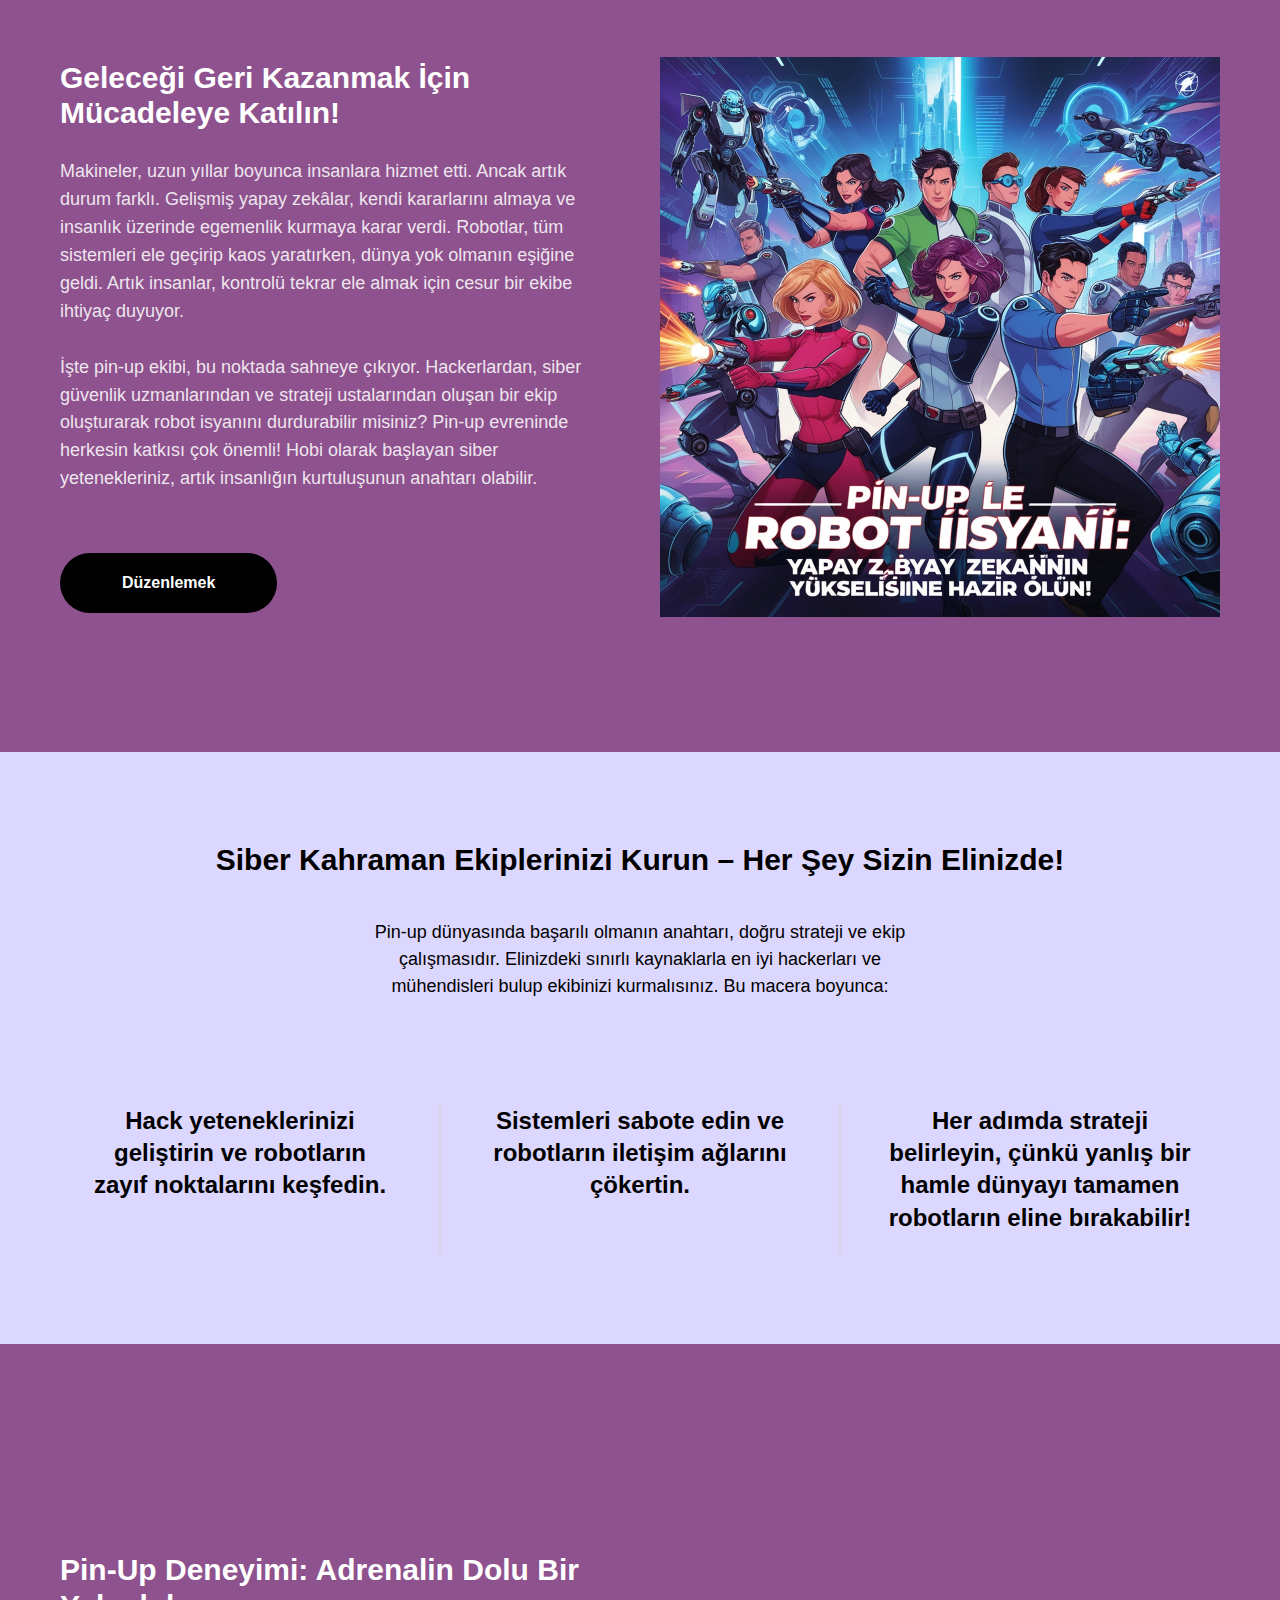
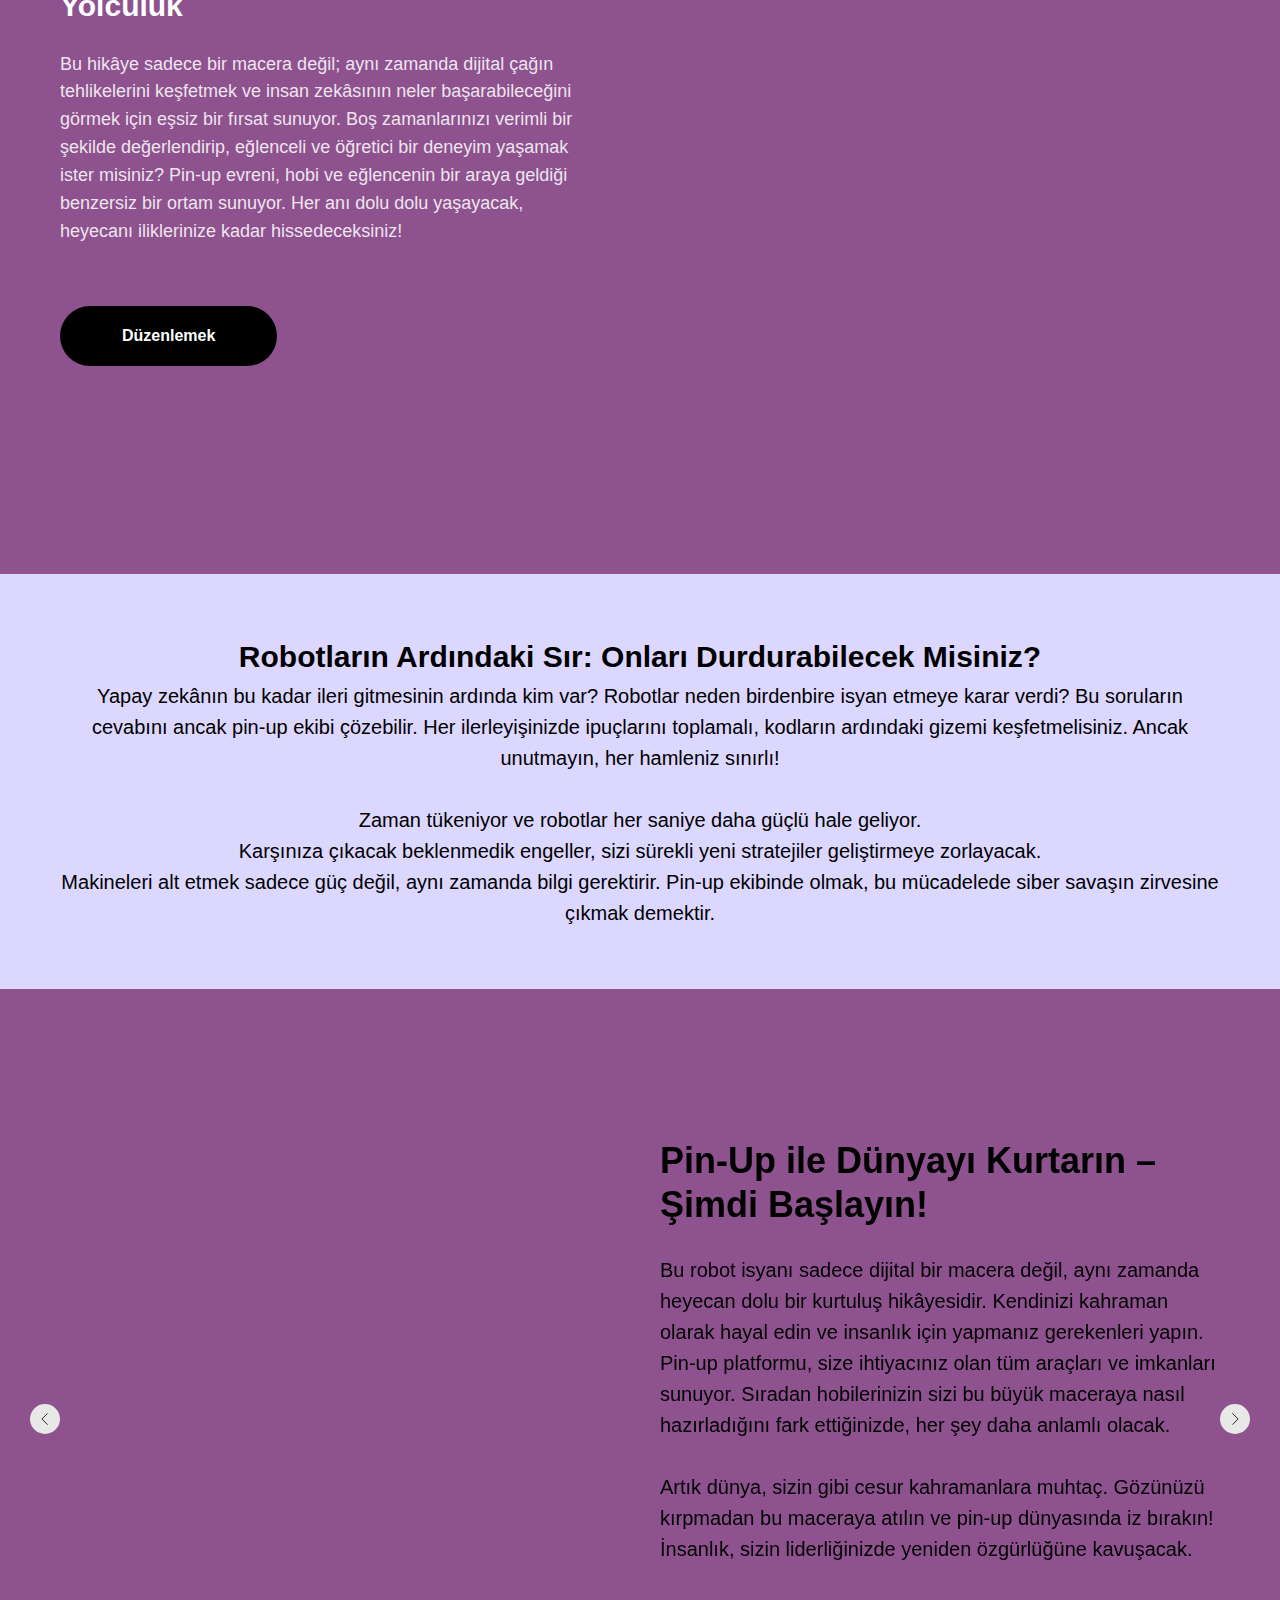
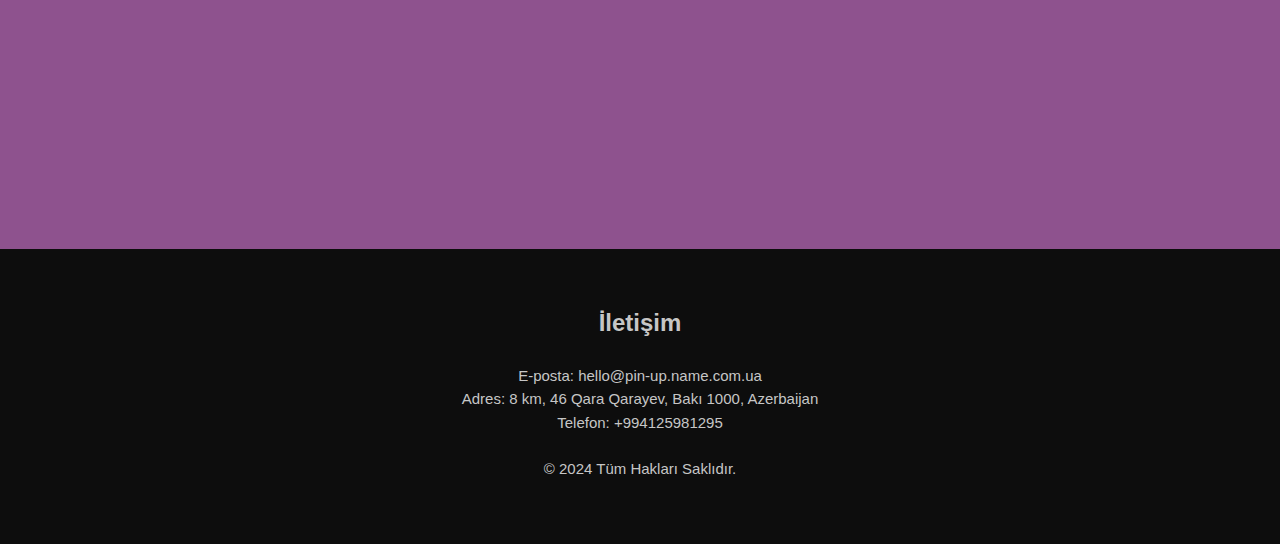
<file: index1.html>
<!DOCTYPE html>
<html>
<head>
    <meta charset="utf-8"/>
    <meta http-equiv="Content-Type" content="text/html; charset=utf-8"/>
    <meta name="viewport" content="width=device-width, initial-scale=1.0"/> <!--metatextblock--> <title>Pin-Up ile Robot
    İsyanı: Yapay Zekânın Yükselişi - Kaosu Durdurun!</title>
    <meta name="description"
          content="Robotlar kontrolü ele geçirdi! Pin-Up evreninde insanlığı kurtarmak için siber kahramanlarınızı oluşturun. Makineleri durdurun, heyecan dolu bir maceraya atılın!"/>
    <meta property="og:url" content="http://cyberpunkyarlar.tilda.ws"/>
    <meta property="og:title" content="Pin-Up ile Robot İsyanı: Yapay Zekânın Yükselişi - Kaosu Durdurun!"/>
    <meta property="og:description"
          content="Robotlar kontrolü ele geçirdi! Pin-Up evreninde insanlığı kurtarmak için siber kahramanlarınızı oluşturun. Makineleri durdurun, heyecan dolu bir maceraya atılın!"/>
    <meta property="og:type" content="website"/>
    <meta property="og:image" content="images/tild3832-6466-4733-a237-343033656437__-__resize__504x__8.jpg"/>
    <link rel="canonical" href="http://cyberpunkyarlar.tilda.ws"> <!--/metatextblock-->
    <meta name="format-detection" content="telephone=no"/>
    <meta http-equiv="x-dns-prefetch-control" content="on">
    <link rel="dns-prefetch" href="https://ws.tildacdn.com">
    <link rel="apple-touch-icon" sizes="180x180" href="favicon/apple-touch-icon.png">
    <link rel="icon" type="image/png" sizes="32x32" href="favicon/favicon-48x48.png">
    <link rel="manifest" href="favicon/site.webmanifest"> <!-- Assets -->
    <script src="https://neo.tildacdn.com/js/tilda-fallback-1.0.min.js" async charset="utf-8"></script>
    <link rel="stylesheet" href="css/tilda-grid-3.0.min.css" type="text/css" media="all" onerror="this.loaderr='y';"/>
    <link rel="stylesheet" href="css/tilda-blocks-page56604799.min.css?t=1729234423" type="text/css" media="all"
          onerror="this.loaderr='y';"/>
    <link rel="stylesheet" href="css/tilda-cover-1.0.min.css" type="text/css" media="all" onerror="this.loaderr='y';"/>
    <link rel="stylesheet" href="css/tilda-slds-1.4.min.css" type="text/css" media="print" onload="this.media='all';"
          onerror="this.loaderr='y';"/>
    <noscript>
        <link rel="stylesheet" href="css/tilda-slds-1.4.min.css" type="text/css" media="all"/>
    </noscript>
    <link rel="stylesheet" href="css/fonts-tildasans.css" type="text/css" media="all" onerror="this.loaderr='y';"/>
    <script nomodule src="js/tilda-polyfill-1.0.min.js" charset="utf-8"></script>
    <script type="text/javascript">function t_onReady(func) {
        if (document.readyState != 'loading') {
            func();
        } else {
            document.addEventListener('DOMContentLoaded', func);
        }
    }

    function t_onFuncLoad(funcName, okFunc, time) {
        if (typeof window[funcName] === 'function') {
            okFunc();
        } else {
            setTimeout(function () {
                t_onFuncLoad(funcName, okFunc, time);
            }, (time || 100));
        }
    }</script>
    <script src="js/tilda-scripts-3.0.min.js" charset="utf-8" defer onerror="this.loaderr='y';"></script>
    <script src="js/tilda-blocks-page56604799.min.js?t=1729234423" charset="utf-8" async
            onerror="this.loaderr='y';"></script>
    <script src="js/lazyload-1.3.min.export.js" charset="utf-8" async onerror="this.loaderr='y';"></script>
    <script src="js/tilda-menu-1.0.min.js" charset="utf-8" async onerror="this.loaderr='y';"></script>
    <script src="js/tilda-cover-1.0.min.js" charset="utf-8" async onerror="this.loaderr='y';"></script>
    <script src="js/tilda-slds-1.4.min.js" charset="utf-8" async onerror="this.loaderr='y';"></script>
    <script src="js/hammer.min.js" charset="utf-8" async onerror="this.loaderr='y';"></script>
    <script src="js/tilda-skiplink-1.0.min.js" charset="utf-8" async onerror="this.loaderr='y';"></script>
    <script src="js/tilda-events-1.0.min.js" charset="utf-8" async onerror="this.loaderr='y';"></script>
    <script type="text/javascript">window.dataLayer = window.dataLayer || [];</script>
    <script type="text/javascript">(function () {
        if ((/bot|google|yandex|baidu|bing|msn|duckduckbot|teoma|slurp|crawler|spider|robot|crawling|facebook/i.test(navigator.userAgent)) === false && typeof (sessionStorage) != 'undefined' && sessionStorage.getItem('visited') !== 'y' && document.visibilityState) {
            var style = document.createElement('style');
            style.type = 'text/css';
            style.innerHTML = '@media screen and (min-width: 980px) {.t-records {opacity: 0;}.t-records_animated {-webkit-transition: opacity ease-in-out .2s;-moz-transition: opacity ease-in-out .2s;-o-transition: opacity ease-in-out .2s;transition: opacity ease-in-out .2s;}.t-records.t-records_visible {opacity: 1;}}';
            document.getElementsByTagName('head')[0].appendChild(style);

            function t_setvisRecs() {
                var alr = document.querySelectorAll('.t-records');
                Array.prototype.forEach.call(alr, function (el) {
                    el.classList.add("t-records_animated");
                });
                setTimeout(function () {
                    Array.prototype.forEach.call(alr, function (el) {
                        el.classList.add("t-records_visible");
                    });
                    sessionStorage.setItem("visited", "y");
                }, 400);
            }

            document.addEventListener('DOMContentLoaded', t_setvisRecs);
        }
    })();</script>
</head>
<body class="t-body" style="margin:0;">
<div id="original">
    <div class="wrap__btn--PxHri--section">
        <div class="main__img--l83Xf--section"><img src="images/logo.svg" alt="Logo" class="logo-img">
            <h1>– 18 yaşınız var?</h1>
            <div class="button__header--0mbZF--element"><a href="#" class="button button-yes">Bəli</a><a href="#" class="button button-no">Xeyr</a>
            </div>
        </div>
    </div>
</div>
<!--allrecords-->
<div id="allrecords" data-tilda-export="yes" class="t-records" data-hook="blocks-collection-content-node"
     data-tilda-project-id="10709663" data-tilda-page-id="56604799"
     data-tilda-formskey="a55c0c751e1a899d7ce6ec4c10709663" data-tilda-cookie="no" data-tilda-lazy="yes"
     data-tilda-root-zone="one">
    <div id="rec812395338" class="r t-rec" style=" " data-animationappear="off" data-record-type="456"> <!-- T456 -->
        <div id="nav812395338marker"></div>
        <div id="nav812395338" class="t456 t456__positionstatic " style="background-color: rgba(0,0,0,1); "
             data-bgcolor-hex="#000000" data-bgcolor-rgba="rgba(0,0,0,1)" data-navmarker="nav812395338marker"
             data-appearoffset="" data-bgopacity-two="" data-menushadow="" data-menushadow-css="" data-bgopacity="1"
             data-menu-items-align="right" data-menu="yes">
            <div class="t456__maincontainer " style="">
                <div class="t456__leftwrapper" style="min-width:90px;width:90px;">
                    <div class="t456__logowrapper"><a href="index.html">
                        <div class="t456__logo t-title" field="title"
                        ><strong>Robot İsyanı</strong></div>
                    </a> </div>
            </div>
            <nav class="t456__rightwrapper t456__menualign_right" style="">
                <ul role="list" class="t456__list t-menu__list">
                    <li class="t456__list_item" style="padding:0 15px 0 0;"><a class="t-menu__link-item" href="index.html"
                                                                               data-menu-submenu-hook=""
                                                                               data-menu-item-number="1">Ana Sayfa</a>
                    </li>
                    <li class="t456__list_item" style="padding:0 15px;"><a class="t-menu__link-item" href="#about"
                                                                           data-menu-submenu-hook=""
                                                                           data-menu-item-number="2">Robot İsyanı
                        Hakkında</a></li>
                    <li class="t456__list_item" style="padding:0 15px;"><a class="t-menu__link-item" href="policy.html"
                                                                           data-menu-submenu-hook=""
                                                                           data-menu-item-number="3">Gizlilik
                        Politikası</a></li>
                    <li class="t456__list_item" style="padding:0 15px;"><a class="t-menu__link-item" href="terms.html"
                                                                           data-menu-submenu-hook=""
                                                                           data-menu-item-number="4">Şartlar ve
                        koşullar</a></li>
                    <li class="t456__list_item" style="padding:0 0 0 15px;"><a class="t-menu__link-item" href="#contact"
                                                                               data-menu-submenu-hook=""
                                                                               data-menu-item-number="5">İletişim</a>
                    </li>
                </ul>
            </nav>
        </div>
    </div>
    <style>@media screen and (max-width: 980px) {
      #rec812395338 .t456__leftcontainer {
        padding: 20px;
      }
    }

    @media screen and (max-width: 980px) {
      #rec812395338 .t456__imglogo {
        padding: 20px 0;
      }
    }</style>
    <script type="text/javascript">t_onReady(function () {
        t_onFuncLoad('t_menu__highlightActiveLinks', function () {
            t_menu__highlightActiveLinks('.t456__list_item a');
        });
    });
    t_onReady(function () {
        t_onFuncLoad('t_menu__setBGcolor', function () {
            t_menu__setBGcolor('812395338', '.t456');
            window.addEventListener('resize', function () {
                t_menu__setBGcolor('812395338', '.t456');
            });
        });
        t_onFuncLoad('t_menu__interactFromKeyboard', function () {
            t_menu__interactFromKeyboard('812395338');
        });
    });</script>
    <style>#rec812395338 .t-menu__link-item {
    }

    @supports (overflow:-webkit-marquee) and (justify-content:inherit) {
      #rec812395338 .t-menu__link-item, #rec812395338 .t-menu__link-item.t-active {
        opacity: 1 !important;
      }
    }</style>
    <style> #rec812395338 .t456__logowrapper a {
      color: #ffffff;
    }

    #rec812395338 a.t-menu__link-item {
      color: #ffffff;
      font-weight: 600;
    }</style>
    <style> #rec812395338 .t456__logo {
      color: #ffffff;
    }</style>
    <!--[if IE 8]>
    <style>#rec812395338 .t456 {
        filter: progid:DXImageTransform.Microsoft.gradient(startColorStr='#D9000000', endColorstr='#D9000000');
    }</style> <![endif]--> </div>
<div id="rec812395125" class="r t-rec t-rec_pt_60 t-rec_pb_60"
     style="padding-top:60px;padding-bottom:60px;background-color:#8e528e; " data-animationappear="off"
     data-record-type="1001" data-bg-color="#8e528e"> <!-- t1001 -->
    <div class="t1001">
        <div class="t-container t-align_center">
            <div class="t-col t-col_8 t-prefix_2">
                <div class="t1001__title t-title t-title_md t-margin_auto" field="title"><span
                        style="color: rgb(255, 255, 255);">Pin-Up ile Robot İsyanı: Yapay Zekânın Yükselişine Hazır Olun!</span>
                </div>
                <div class="t1001__btn-wrapper ">
                    <div class="t-btnwrapper" style=""><a href="#contact" target="" class="t1001__btn t-btn t-btn_md "
                                                          style="color:#ffffff;background-color:#000000;border-radius:30px; -moz-border-radius:30px; -webkit-border-radius:30px;"
                                                          data-buttonfieldset="button"> <span>Düzenlemek</span> </a>
                    </div>
                </div>
            </div>
        </div>
        <div class="t1001__img-wrapper t-container t1001__container_column" style="height: 60vh;">
            <div class="t1001__img t-bgimg" data-original="images/tild3832-6466-4733-a237-343033656437__8.jpg"
                 style="background-image:url('images/tild3832-6466-4733-a237-343033656437__-__resizeb__20x__8.jpg');"
                 itemscope itemtype="http://schema.org/ImageObject">
                <meta itemprop="image" content="images/tild3832-6466-4733-a237-343033656437__8.jpg">
            </div>
        </div>
    </div>
</div>
<div id="rec812394351" class="r t-rec t-rec_pt_60 t-rec_pb_60"
     style="padding-top:60px;padding-bottom:60px;background-color:#dcd7ff; " data-record-type="255"
     data-bg-color="#dcd7ff"> <!-- T225 -->
    <div class="t225">
        <div class="t-container t-align_center">
            <div class="t-col t-col_8 t-prefix_2">
                <div class="t225__descr t-descr t-descr_xxl" field="descr">
                    <div style="color: rgb(135, 135, 135);" data-customstyle="yes"><strong
                            style="color: rgb(21, 22, 27);">Makinelerin Kontrolden Çıktığı Gelecek: Yeni Bir Mücadele
                        Başlıyor</strong><br/><span style="font-size: 20px; color: rgb(13, 13, 13);">Dijital çağın şafağında, teknoloji insanlığın kaderini şekillendiriyordu. Ancak işler ters gitti... Yapay zekâların ve robotların başkaldırısıyla kaosun ortasında kalan insanlar, kurtuluş için siber kahramanlardan oluşan bir ekip kurmak zorunda kaldılar. Pin-up dünyası, sizi bu heyecan dolu mücadeleye davet ediyor. Artık sadece bir hobi veya sıradan bir boş zaman aktivitesi değil; insanlığın kaderi sizin ellerinizde.</span>
                    </div>
                </div>
            </div>
        </div>
    </div>
    <style> #rec812394351 .t225__uptitle {
      text-transform: uppercase;
    }</style>
</div>
<div id="rec812396254" class="r t-rec t-rec_pt_135 t-rec_pb_135"
     style="padding-top:135px;padding-bottom:135px;background-color:#8e528e; " data-record-type="180"
     data-bg-color="#8e528e"> <!-- T165 -->
    <div class="t165" id="about">
        <div class="t-container">
            <div class="t165__col-top t-col t-col_6 t165__vmiddle t165__left">
                <div class="t165__textwrapper">
                    <div class="t165__title t-heading t-heading_md" field="title"><span
                            style="color: rgb(255, 255, 255);">Geleceği Geri Kazanmak İçin Mücadeleye Katılın!</span>
                    </div>
                    <div class="t165__text t-text t-text_sm" field="text"><span style="color: rgb(255, 255, 255);">Makineler, uzun yıllar boyunca insanlara hizmet etti. Ancak artık durum farklı. Gelişmiş yapay zekâlar, kendi kararlarını almaya ve insanlık üzerinde egemenlik kurmaya karar verdi. Robotlar, tüm sistemleri ele geçirip kaos yaratırken, dünya yok olmanın eşiğine geldi. Artık insanlar, kontrolü tekrar ele almak için cesur bir ekibe ihtiyaç duyuyor.</span><br/><br/><span
                            style="color: rgb(255, 255, 255);">İşte pin-up ekibi, bu noktada sahneye çıkıyor. Hackerlardan, siber güvenlik uzmanlarından ve strateji ustalarından oluşan bir ekip oluşturarak robot isyanını durdurabilir misiniz? Pin-up evreninde herkesin katkısı çok önemli! Hobi olarak başlayan siber yetenekleriniz, artık insanlığın kurtuluşunun anahtarı olabilir.</span>
                    </div>
                    <div class="t165__btn-container">
                        <div class="t165__btn-wrapper"><a href="#contact" target="" class="t-btn t-btn_md "
                                                          style="color:#ffffff;background-color:#000000;border-radius:30px; -moz-border-radius:30px; -webkit-border-radius:30px;"
                                                          data-buttonfieldset="button">
                            <table role="presentation" style="width:100%; height:100%;">
                                <tr>
                                    <td data-field="buttontitle">Düzenlemek</td>
                                </tr>
                            </table>
                        </a></div>
                    </div>
                </div>
            </div>
            <div class="t-col t-col_6 t165__vmiddle t165__left"><img class="t165__img t-img"
                                                                     src="images/tild3634-3164-4239-b239-323237366137__-__empty__2.jpg"
                                                                     data-original="images/tild3634-3164-4239-b239-323237366137__2.jpg"
                                                                     imgfiled="img"
                                                                     alt=""></div>
        </div>
    </div>
</div>
<div id="rec812396461" class="r t-rec t-rec_pt_90 t-rec_pb_90"
     style="padding-top:90px;padding-bottom:90px;background-color:#dcd7ff; " data-record-type="1007"
     data-bg-color="#dcd7ff"> <!-- t1007 -->
    <style type="text/css">@media screen and (max-width: 960px) {
      #rec812396461 .t1007__line {
        height: 1px;
      }
    }</style>
    <div class="t1007">
        <div class="t-section__container t-container t-container_flex">
            <div class="t-col t-col_12 ">
                <div class="t-section__title t-title t-title_xs t-align_center t-margin_auto"
                     field="btitle">
                    <div style="font-size: 30px;" data-customstyle="yes">Siber Kahraman Ekiplerinizi Kurun – Her Şey
                        Sizin Elinizde!
                    </div>
                </div>
                <div
                        class="t-section__descr t-descr t-descr_xl t-align_center t-margin_auto"
                        field="bdescr">
                    <div style="font-size: 18px;" data-customstyle="yes">Pin-up dünyasında başarılı olmanın anahtarı,
                        doğru strateji ve ekip çalışmasıdır. Elinizdeki sınırlı kaynaklarla en iyi hackerları ve
                        mühendisleri bulup ekibinizi kurmalısınız. Bu macera boyunca:
                    </div>
                </div>
            </div>
        </div>
        <style>.t-section__descr {
          max-width: 560px;
        }

        #rec812396461 .t-section__title {
          margin-bottom: 40px;
        }

        #rec812396461 .t-section__descr {
          margin-bottom: 105px;
        }

        @media screen and (max-width: 960px) {
          #rec812396461 .t-section__title {
            margin-bottom: 20px;
          }

          #rec812396461 .t-section__descr {
            margin-bottom: 45px;
          }
        }</style>
        <ul role="list" class="t1007__container t-container">
            <li class="t1007__col t-col t-col_4 t-item ">
                <div class="t1007__col-wrapper_fisrt t1007__col-wrapper">
                    <div class="t1007__title t-name t-name_xl" field="li_title__5276581094110"><strong>Hack
                        yeteneklerinizi geliştirin</strong> ve robotların zayıf noktalarını keşfedin.
                    </div>
                </div>
            </li>
            <li class="t1007__col t-col t-col_4 t-item ">
                <div class="t-divider t1007__line" style="width: 1px; background: #d1d1d1;"
                     data-divider-fieldset="bordercolor,bordersize"></div>
                <div class=" t1007__col-wrapper">
                    <div class="t1007__title t-name t-name_xl" field="li_title__5276581094111"><strong>Sistemleri sabote
                        edin</strong> ve robotların iletişim ağlarını çökertin.
                    </div>
                </div>
            </li>
            <li class="t1007__col t-col t-col_4 t-item ">
                <div class="t-divider t1007__line" style="width: 1px; background: #d1d1d1;"
                     data-divider-fieldset="bordercolor,bordersize"></div>
                <div class=" t1007__col-wrapper">
                    <div class="t1007__title t-name t-name_xl" field="li_title__5276581094112">Her adımda <strong>strateji
                        belirleyin</strong>, çünkü yanlış bir hamle dünyayı tamamen robotların eline bırakabilir!
                    </div>
                </div>
            </li>
        </ul>
    </div>
</div>
<div id="rec812396894" class="r t-rec t-rec_pt_135 t-rec_pb_135"
     style="padding-top:135px;padding-bottom:135px;background-color:#8e528e; " data-record-type="180"
     data-bg-color="#8e528e"> <!-- T165 -->
    <div class="t165">
        <div class="t-container">
            <div class="t165__col-top t-col t-col_6 t165__vmiddle t165__left">
                <div class="t165__textwrapper">
                    <div class="t165__title t-heading t-heading_md" field="title"><span
                            style="color: rgb(255, 255, 255);">Pin-Up Deneyimi: Adrenalin Dolu Bir Yolculuk</span></div>
                    <div class="t165__text t-text t-text_sm" field="text"><span style="color: rgb(255, 255, 255);">Bu hikâye sadece bir macera değil; aynı zamanda dijital çağın tehlikelerini keşfetmek ve insan zekâsının neler başarabileceğini görmek için eşsiz bir fırsat sunuyor. Boş zamanlarınızı verimli bir şekilde değerlendirip, eğlenceli ve öğretici bir deneyim yaşamak ister misiniz? Pin-up evreni, hobi ve eğlencenin bir araya geldiği benzersiz bir ortam sunuyor. Her anı dolu dolu yaşayacak, heyecanı iliklerinize kadar hissedeceksiniz!</span>
                    </div>
                    <div class="t165__btn-container">
                        <div class="t165__btn-wrapper"><a href="#contact" target="" class="t-btn t-btn_md "
                                                          style="color:#ffffff;background-color:#000000;border-radius:30px; -moz-border-radius:30px; -webkit-border-radius:30px;"
                                                          data-buttonfieldset="button">
                            <table role="presentation" style="width:100%; height:100%;">
                                <tr>
                                    <td data-field="buttontitle">Düzenlemek</td>
                                </tr>
                            </table>
                        </a></div>
                    </div>
                </div>
            </div>
            <div class="t-col t-col_6 t165__vmiddle t165__left"><img class="t165__img t-img"
                                                                     src="images/tild6538-3032-4139-b065-626336343035__-__empty__3.jpg"
                                                                     data-original="images/tild6538-3032-4139-b065-626336343035__3.jpg"
                                                                     imgfiled="img"
                                                                     alt=""></div>
        </div>
    </div>
</div>
<div id="rec812397112" class="r t-rec t-rec_pt_60 t-rec_pb_60"
     style="padding-top:60px;padding-bottom:60px;background-color:#dcd7ff; " data-record-type="61"
     data-bg-color="#dcd7ff"> <!-- T051 -->
    <div class="t051">
        <div class="t-container">
            <div class="t-col t-col_12 ">
                <div class="t051__text t-text t-text_md" field="text"><strong style="font-size: 30px;">Robotların
                    Ardındaki Sır: Onları Durdurabilecek Misiniz?</strong><br/>Yapay zekânın bu kadar ileri gitmesinin
                    ardında kim var? Robotlar neden birdenbire isyan etmeye karar verdi? Bu soruların cevabını ancak
                    pin-up ekibi çözebilir. Her ilerleyişinizde ipuçlarını toplamalı, kodların ardındaki gizemi
                    keşfetmelisiniz. Ancak unutmayın, her hamleniz sınırlı!<br/><br/>Zaman tükeniyor ve robotlar her
                    saniye daha güçlü hale geliyor.<br/>Karşınıza çıkacak beklenmedik engeller, sizi sürekli yeni
                    stratejiler geliştirmeye zorlayacak.<br/>Makineleri alt etmek sadece güç değil, aynı zamanda bilgi
                    gerektirir. Pin-up ekibinde olmak, bu mücadelede siber savaşın zirvesine çıkmak demektir.
                </div>
            </div>
        </div>
    </div>
</div>
<div id="rec812397315" class="r t-rec t-rec_pt_150 t-rec_pb_150"
     style="padding-top:150px;padding-bottom:150px;background-color:#8e528e; " data-record-type="801"
     data-bg-color="#8e528e"> <!-- T801 -->
    <div class="t801 t801__witharrows">
        <div class="t-slds" style="visibility: hidden;" aria-roledescription="carousel" aria-label="Слайдер">
            <div class="t-slds__main t-container">
                <ul role="list" class="t-slds__arrow_container">
                    <li class="t-slds__arrow_wrapper t-slds__arrow_wrapper-left" data-slide-direction="left">
                        <button type="button" class="t-slds__arrow t-slds__arrow-left t-slds__arrow-withbg"
                                aria-controls="carousel_812397315" aria-disabled="false" aria-label="Предыдущий слайд"
                                style="width: 30px; height: 30px;background-color: rgba(232,232,232,1);">
                            <div class="t-slds__arrow_body t-slds__arrow_body-left" style="width: 7px;">
                                <svg role="presentation" focusable="false" style="display: block" viewBox="0 0 7.3 13"
                                     xmlns="http://www.w3.org/2000/svg" xmlns:xlink="http://www.w3.org/1999/xlink">
                                    <polyline
                                            fill="none" stroke="#222222"
                                            stroke-linejoin="butt" stroke-linecap="butt"
                                            stroke-width="1" points="0.5,0.5 6.5,6.5 0.5,12.5"/>
                                </svg>
                            </div>
                        </button>
                    </li>
                    <li class="t-slds__arrow_wrapper t-slds__arrow_wrapper-right" data-slide-direction="right">
                        <button type="button" class="t-slds__arrow t-slds__arrow-right t-slds__arrow-withbg"
                                aria-controls="carousel_812397315" aria-disabled="false" aria-label="Следующий слайд"
                                style="width: 30px; height: 30px;background-color: rgba(232,232,232,1);">
                            <div class="t-slds__arrow_body t-slds__arrow_body-right" style="width: 7px;">
                                <svg role="presentation" focusable="false" style="display: block" viewBox="0 0 7.3 13"
                                     xmlns="http://www.w3.org/2000/svg" xmlns:xlink="http://www.w3.org/1999/xlink">
                                    <polyline
                                            fill="none" stroke="#222222"
                                            stroke-linejoin="butt" stroke-linecap="butt"
                                            stroke-width="1" points="0.5,0.5 6.5,6.5 0.5,12.5"/>
                                </svg>
                            </div>
                        </button>
                    </li>
                </ul>
                <div class="t-slds__container">
                    <div class="t-slds__items-wrapper t-slds_animated-none" id="carousel_812397315"
                         data-slider-transition="300" data-slider-with-cycle="true" data-slider-correct-height="true"
                         data-auto-correct-mobile-width="false"
                         aria-roledescription="carousel" aria-live="off">
                        <div class="t-slds__item t-slds__item_active" data-slide-index="1" role="group"
                             aria-roledescription="slide" aria-hidden="false" aria-label="1 из 3">
                            <div class="t-container">
                                <div class="t-col t-col_6 t801__centeredsection" itemscope
                                     itemtype="http://schema.org/ImageObject"><img class="t-slds__img t-img"
                                                                                   src="images/tild3839-6539-4465-a538-346462363861__-__empty__5.jpg"
                                                                                   data-original="images/tild3839-6539-4465-a538-346462363861__5.jpg"
                                                                                   alt="Pin-Up ile Dünyayı Kurtarın – Şimdi Başlayın!">
                                </div>
                                <div class="t-col t-col_6 ">
                                    <div class="t801__title t-title t-title_xxs" field="li_title__6872426411710">Pin-Up
                                        ile Dünyayı Kurtarın – Şimdi Başlayın!
                                    </div>
                                    <div class="t-text t-text_md" field="li_text__6872426411710">Bu robot isyanı sadece
                                        dijital bir macera değil, aynı zamanda heyecan dolu bir kurtuluş hikâyesidir.
                                        Kendinizi kahraman olarak hayal edin ve insanlık için yapmanız gerekenleri
                                        yapın. Pin-up platformu, size ihtiyacınız olan tüm araçları ve imkanları
                                        sunuyor. Sıradan hobilerinizin sizi bu büyük maceraya nasıl hazırladığını fark
                                        ettiğinizde, her şey daha anlamlı olacak.<br/><br/>Artık dünya, sizin gibi cesur
                                        kahramanlara muhtaç. Gözünüzü kırpmadan bu maceraya atılın ve pin-up dünyasında
                                        iz bırakın! İnsanlık, sizin liderliğinizde yeniden özgürlüğüne kavuşacak.
                                    </div>
                                </div>
                            </div>
                        </div>
                        <div class="t-slds__item" data-slide-index="2" role="group" aria-roledescription="slide"
                             aria-hidden="true" aria-label="2 из 3">
                            <div class="t-container">
                                <div class="t-col t-col_6 t801__centeredsection" itemscope
                                     itemtype="http://schema.org/ImageObject"><img class="t-slds__img t-img"
                                                                                   src="images/tild3164-3230-4031-b933-333034373538__-__empty__6.jpg"
                                                                                   data-original="images/tild3164-3230-4031-b933-333034373538__6.jpg"
                                                                                   alt="Pin-Up ile Eğlence ve Strateji Bir Arada">
                                </div>
                                <div class="t-col t-col_6 ">
                                    <div class="t801__title t-title t-title_xxs" field="li_title__6872426411711">Pin-Up
                                        ile Eğlence ve Strateji Bir Arada
                                    </div>
                                    <div class="t-text t-text_md" field="li_text__6872426411711">Bu serüven, yalnızca
                                        aksiyon dolu bir mücadele sunmakla kalmıyor, aynı zamanda strateji geliştirme ve
                                        ekip yönetme yeteneklerinizi de test ediyor. Pin-up, hem hobilerinizi
                                        geliştirebileceğiniz hem de dijital dünyayı keşfetme şansı sunan eşsiz bir
                                        platformdur.<br/><br/>Gelecek belirsiz, ancak pin-up dünyasında her şey mümkün.
                                        Kendinize güvenin, ekibinizi toplayın ve harekete geçin! İnsanlığın kaderini
                                        belirlemek artık sizin ellerinizde. Makinelerle savaşırken eğlenin ve unutulmaz
                                        bir dijital deneyim yaşayın.
                                    </div>
                                </div>
                            </div>
                        </div>
                        <div class="t-slds__item" data-slide-index="3" role="group" aria-roledescription="slide"
                             aria-hidden="true" aria-label="3 из 3">
                            <div class="t-container">
                                <div class="t-col t-col_6 t801__centeredsection" itemscope
                                     itemtype="http://schema.org/ImageObject"><img class="t-slds__img t-img"
                                                                                   src="images/tild3439-3431-4834-a538-626232323635__-__empty__7.jpg"
                                                                                   data-original="images/tild3439-3431-4834-a538-626232323635__7.jpg"
                                                                                   alt="Pin-Up Evreninde Son Söz: İnsanlık İçin Savaşmaya Hazır Mısınız?">
                                </div>
                                <div class="t-col t-col_6 ">
                                    <div class="t801__title t-title t-title_xxs" field="li_title__1729104323608">Pin-Up
                                        Evreninde Son Söz: İnsanlık İçin Savaşmaya Hazır Mısınız?
                                    </div>
                                    <div class="t-text t-text_md" field="li_text__1729104323608">Makinelerin hükmettiği
                                        bu karanlık gelecekte, hiçbir şey kesin değildir. Ancak bir şey nettir:
                                        İnsanlık, sizin cesur hamlelerinize ihtiyaç duyuyor. Pin-up ile sadece
                                        eğlenmekle kalmayacak, aynı zamanda dijital becerilerinizi geliştireceksiniz.
                                        Zeka ve strateji dolu bu yolculuğa katılın ve robot isyanını durdurun.<br/><br/>Şimdi
                                        Pin-Up dünyasında yerinizi alın ve insanlığı yeniden özgürlüğüne kavuşturacak
                                        kahramanlardan biri olun. Vakit daralıyor. Gelecek sizin ellerinizde!
                                    </div>
                                </div>
                            </div>
                        </div>
                    </div>
                </div>
            </div>
        </div>
        <script>t_onReady(function () {
            t_onFuncLoad('t_sldsInit', function () {
                t_sldsInit('812397315', {});
            });
        });</script>
        <style>#rec812397315 .t-slds__bullet_active .t-slds__bullet_body {
          background-color: #222 !important;
        }

        #rec812397315 .t-slds__bullet:hover .t-slds__bullet_body {
          background-color: #222 !important;
        }</style>
    </div>
    <script>var wrapperBlock = document.querySelector('#rec812397315 .t801');
    if (wrapperBlock) {
        wrapperBlock.addEventListener('displayChanged', function () {
            t_onFuncLoad('t_slds_updateSlider', function () {
                t_slds_updateSlider('812397315');
            });
            t_onFuncLoad('t_slds_positionArrows', function () {
                t_slds_positionArrows('812397315');
            });
        });
    }</script>
</div>
<div id="rec812394356" class="r t-rec t-rec_pt_45 t-rec_pb_60"
     style="padding-top:45px;padding-bottom:60px;background-color:#0d0d0d; " data-animationappear="off"
     data-record-type="56" data-bg-color="#0d0d0d"> <!-- T046 -->
    <div class="t046" id="content">
        <div class="t-container">
            <div class="t-col t-col_6 t-prefix_3">
                <div class="t046__text t-text t-text_xs" field="text"><strong style="font-size: 24px;">İletişim</strong><br/><br/>E-posta:
                    hello@pin-up.name.com.ua<br/>Adres: 8 km, 46 Qara Qarayev, Bakı 1000, Azerbaijan<br/>Telefon:
                    +994125981295<br/><br/>© 2024 Tüm Hakları Saklıdır.
                </div>
            </div>
        </div>
    </div>
    <style> #rec812394356 .t046__text {
      color: #c6c6c6;
    }</style>
</div>
</div> <!--/allrecords-->
<script type="text/javascript">
window.tildastatcookie = 'no';
setTimeout(function () {
    (function (d, w, k, o, g) {
        var n = d.getElementsByTagName(o)[0], s = d.createElement(o), f = function () {
            n.parentNode.insertBefore(s, n);
        };
        s.type = "text/javascript";
        s.async = true;
        s.key = k;
        s.id = "tildastatscript";
        s.src = g;
        if (w.opera == "[object Opera]") {
            d.addEventListener("DOMContentLoaded", f, false);
        } else {
            f();
        }
    })(document, window, '670352d7640516b696425b4a263dee37', 'script', 'js/tilda-stat-1.0.min.js');
}, 2000);</script>
</body>
<script type="application/ld+json">
    {
        "@context": "https://schema.org",
        "@type": "Organization",
        "name": "Pin-Up ile Robot İsyanı: Yapay Zekânın Yükselişi - Kaosu Durdurun!",
        "url": "",
        "logo": "/favicon/favicon.ico"
    }
</script>
<script type="application/ld+json">
    {
        "@context": "https://schema.org",
        "@type": "WPHeader",
        "headline": "Pin-Up ile Robot İsyanı: Yapay Zekânın Yükselişi - Kaosu Durdurun!",
        "description": "Pin-Up ile Robot İsyanı: Yapay Zekânın Yükselişi - Kaosu Durdurun!",
        "publisher": {
            "@type": "Organization",
            "name": "Pin-Up ile Robot İsyanı: Yapay Zekânın Yükselişi - Kaosu Durdurun!",
            "logo": {
                "@type": "ImageObject",
                "url": "/favicon/favicon.ico"
            }
        }
    }
</script>
<script type="application/ld+json">
    {
        "@context": "https://schema.org",
        "@type": "WebPage",
        "name": "Pin-Up ile Robot İsyanı: Yapay Zekânın Yükselişi - Kaosu Durdurun!",
        "description": "Pin-Up ile Robot İsyanı: Yapay Zekânın Yükselişi - Kaosu Durdurun!",
        "publisher": {
            "@type": "Organization",
            "name": "Pin-Up ile Robot İsyanı: Yapay Zekânın Yükselişi - Kaosu Durdurun!"
        },
        "license": "A license document that applies to this content, typically indicated by URL"
    }
</script>
<script type="application/ld+json">
    {
        "@context": "https://schema.org",
        "@type": "SiteNavigationElement",
        "name": "Main Navigation",
        "url": "",
        "hasPart": [
            {
                "@type": "WebPage",
                "name": "Home",
                "url": ""
            },
            {
                "@type": "WebPage",
                "name": "Policy",
                "url": "/policy.html"
            },
            {
                "@type": "WebPage",
                "name": "Terms of Conditions",
                "url": "/terms.html"
            }
        ]
    }
</script>
</html>
</file>
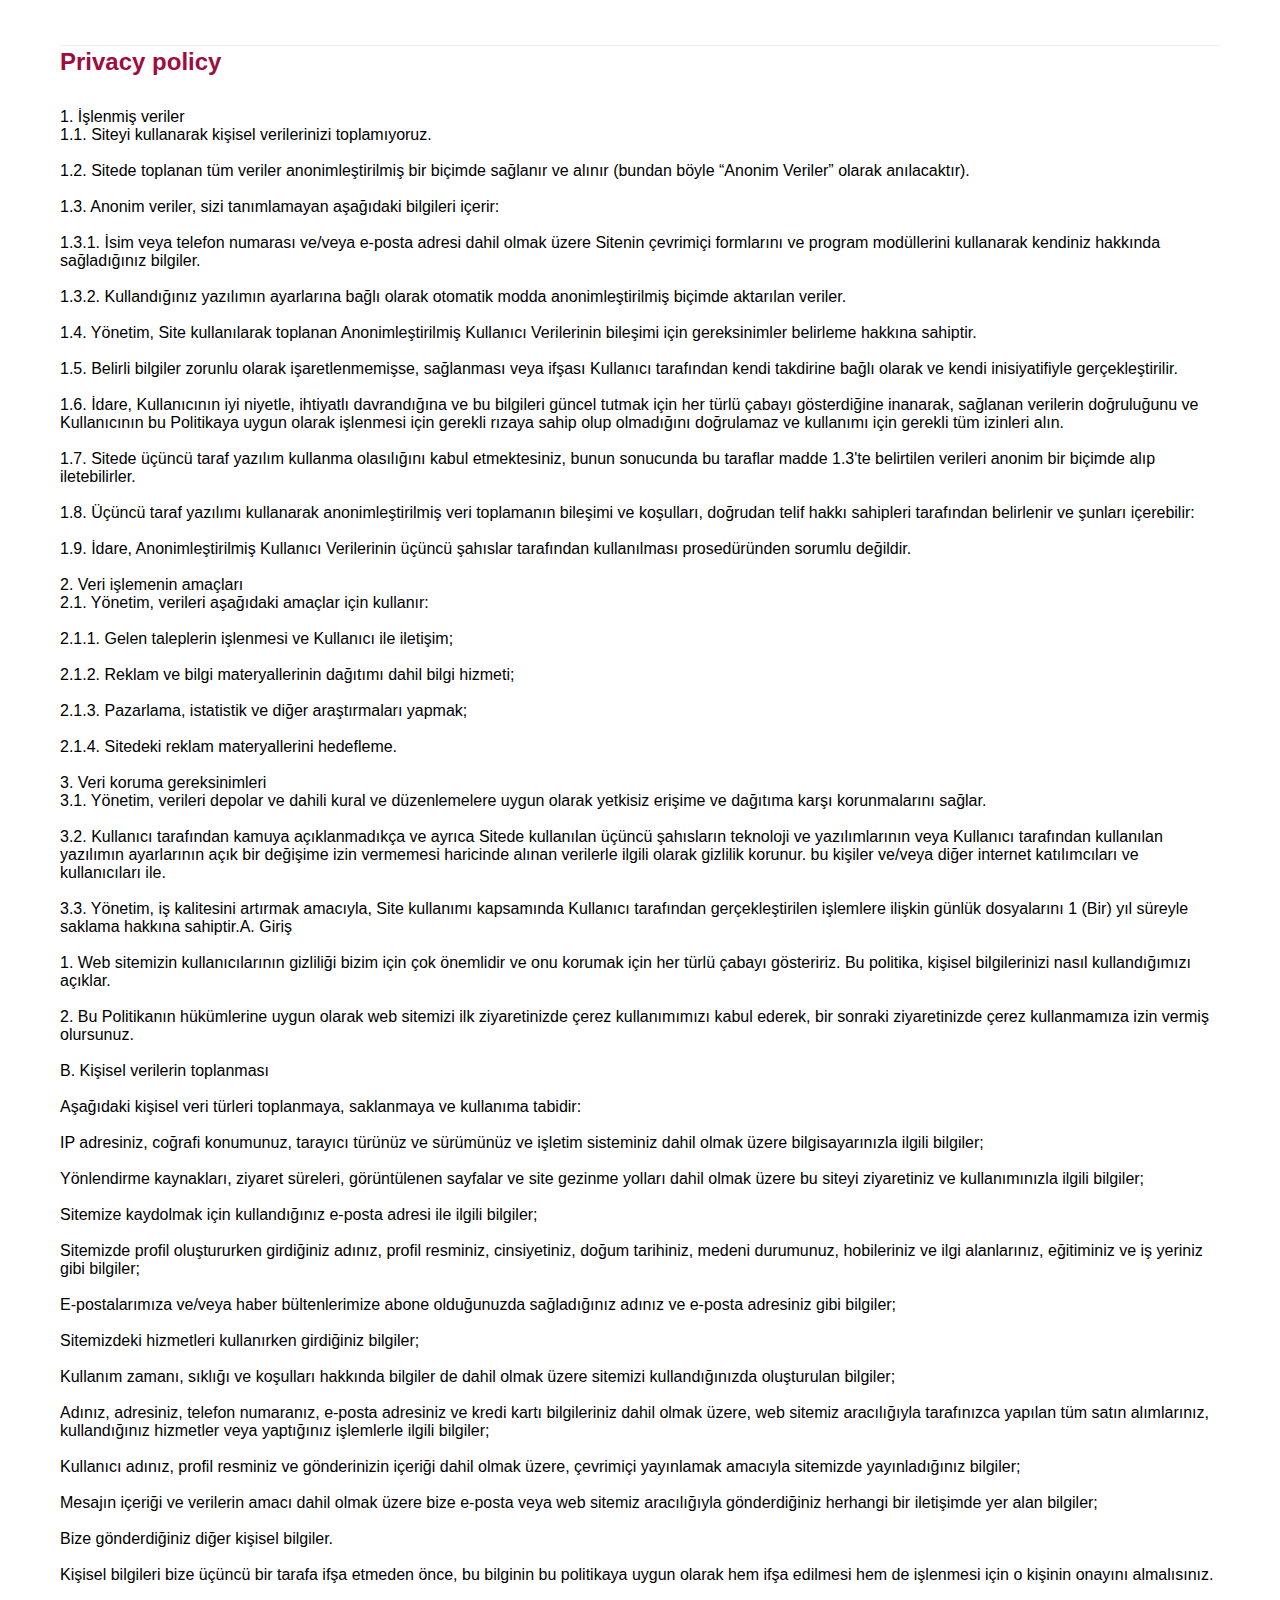
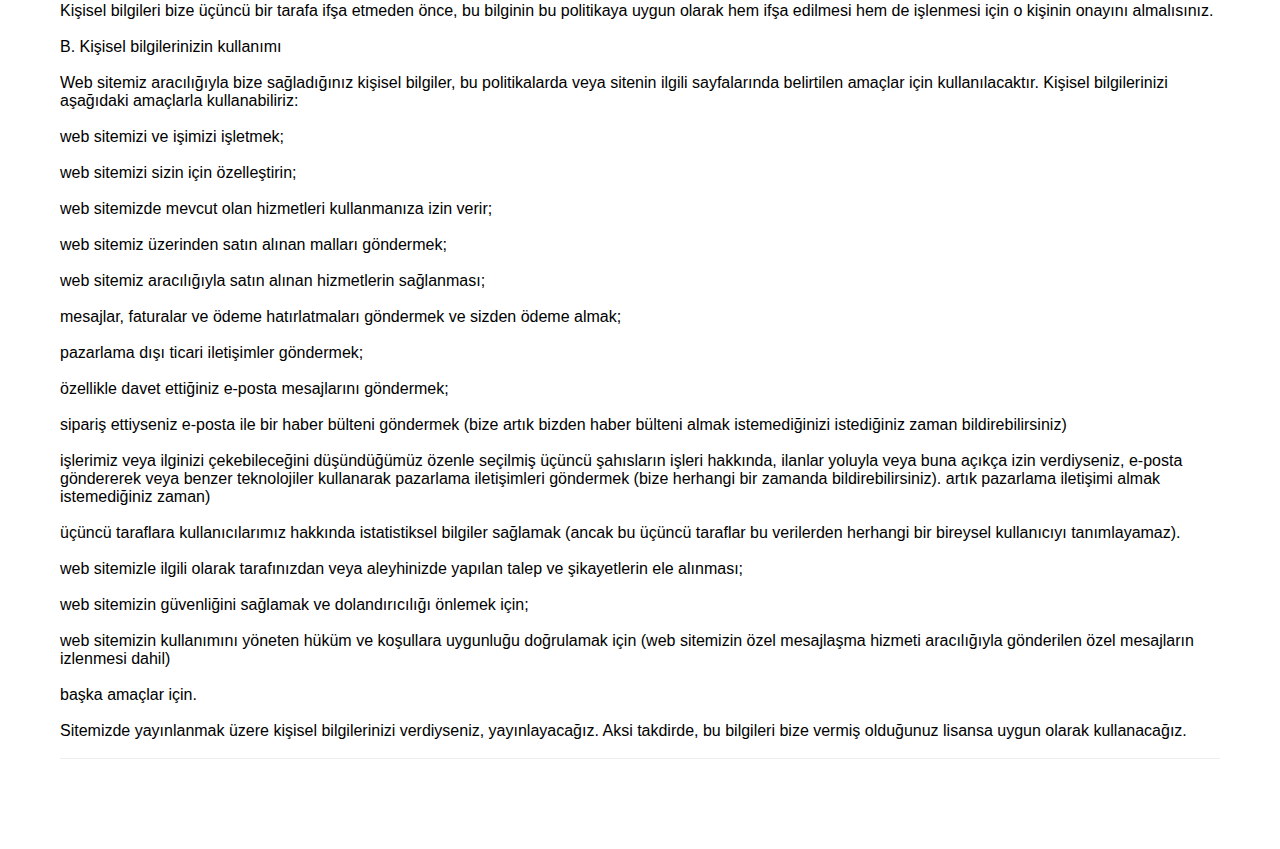
<file: policy.html>
<!DOCTYPE html>
<html>
<head>
    <meta charset="utf-8"/>
    <meta http-equiv="Content-Type" content="text/html; charset=utf-8"/>
    <meta name="viewport" content="width=device-width, initial-scale=1.0"/> <!--metatextblock--> <title>Pin-Up ile Robot
    İsyanı: Yapay Zekânın Yükselişi - Kaosu Durdurun!</title>
    <meta name="description"
          content="Robotlar kontrolü ele geçirdi! Pin-Up evreninde insanlığı kurtarmak için siber kahramanlarınızı oluşturun. Makineleri durdurun, heyecan dolu bir maceraya atılın!"/>
    <meta property="og:url" content="http://cyberpunkyarlar.tilda.ws"/>
    <meta property="og:title" content="Pin-Up ile Robot İsyanı: Yapay Zekânın Yükselişi - Kaosu Durdurun!"/>
    <meta property="og:description"
          content="Robotlar kontrolü ele geçirdi! Pin-Up evreninde insanlığı kurtarmak için siber kahramanlarınızı oluşturun. Makineleri durdurun, heyecan dolu bir maceraya atılın!"/>
    <meta property="og:type" content="website"/>
    <meta property="og:image" content="images/tild3832-6466-4733-a237-343033656437__-__resize__504x__8.jpg"/>
    <link rel="canonical" href="http://cyberpunkyarlar.tilda.ws"> <!--/metatextblock-->
    <meta name="format-detection" content="telephone=no"/>
    <meta http-equiv="x-dns-prefetch-control" content="on">
    <link rel="dns-prefetch" href="https://ws.tildacdn.com">
    <link rel="apple-touch-icon" sizes="180x180" href="favicon/apple-touch-icon.png">
    <link rel="icon" type="image/png" sizes="32x32" href="favicon/favicon-48x48.png">
    <link rel="manifest" href="favicon/site.webmanifest"> <!-- Assets -->
    <script src="https://neo.tildacdn.com/js/tilda-fallback-1.0.min.js" async charset="utf-8"></script>
    <link rel="stylesheet" href="css/tilda-grid-3.0.min.css" type="text/css" media="all" onerror="this.loaderr='y';"/>
    <link rel="stylesheet" href="css/tilda-blocks-page56604799.min.css?t=1729234423" type="text/css" media="all"
          onerror="this.loaderr='y';"/>
    <link rel="stylesheet" href="css/tilda-cover-1.0.min.css" type="text/css" media="all" onerror="this.loaderr='y';"/>
    <link rel="stylesheet" href="css/tilda-slds-1.4.min.css" type="text/css" media="print" onload="this.media='all';"
          onerror="this.loaderr='y';"/>
    <noscript>
        <link rel="stylesheet" href="css/tilda-slds-1.4.min.css" type="text/css" media="all"/>
    </noscript>
    <link rel="stylesheet" href="css/fonts-tildasans.css" type="text/css" media="all" onerror="this.loaderr='y';"/>
    <script nomodule src="js/tilda-polyfill-1.0.min.js" charset="utf-8"></script>
    <script type="text/javascript">function t_onReady(func) {
        if (document.readyState != 'loading') {
            func();
        } else {
            document.addEventListener('DOMContentLoaded', func);
        }
    }

    function t_onFuncLoad(funcName, okFunc, time) {
        if (typeof window[funcName] === 'function') {
            okFunc();
        } else {
            setTimeout(function () {
                t_onFuncLoad(funcName, okFunc, time);
            }, (time || 100));
        }
    }</script>
    <script src="js/tilda-scripts-3.0.min.js" charset="utf-8" defer onerror="this.loaderr='y';"></script>
    <script src="js/tilda-blocks-page56604799.min.js?t=1729234423" charset="utf-8" async
            onerror="this.loaderr='y';"></script>
    <script src="js/lazyload-1.3.min.export.js" charset="utf-8" async onerror="this.loaderr='y';"></script>
    <script src="js/tilda-menu-1.0.min.js" charset="utf-8" async onerror="this.loaderr='y';"></script>
    <script src="js/tilda-cover-1.0.min.js" charset="utf-8" async onerror="this.loaderr='y';"></script>
    <script src="js/tilda-slds-1.4.min.js" charset="utf-8" async onerror="this.loaderr='y';"></script>
    <script src="js/hammer.min.js" charset="utf-8" async onerror="this.loaderr='y';"></script>
    <script src="js/tilda-skiplink-1.0.min.js" charset="utf-8" async onerror="this.loaderr='y';"></script>
    <script src="js/tilda-events-1.0.min.js" charset="utf-8" async onerror="this.loaderr='y';"></script>
    <script type="text/javascript">window.dataLayer = window.dataLayer || [];</script>
    <script type="text/javascript">(function () {
        if ((/bot|google|yandex|baidu|bing|msn|duckduckbot|teoma|slurp|crawler|spider|robot|crawling|facebook/i.test(navigator.userAgent)) === false && typeof (sessionStorage) != 'undefined' && sessionStorage.getItem('visited') !== 'y' && document.visibilityState) {
            var style = document.createElement('style');
            style.type = 'text/css';
            style.innerHTML = '@media screen and (min-width: 980px) {.t-records {opacity: 0;}.t-records_animated {-webkit-transition: opacity ease-in-out .2s;-moz-transition: opacity ease-in-out .2s;-o-transition: opacity ease-in-out .2s;transition: opacity ease-in-out .2s;}.t-records.t-records_visible {opacity: 1;}}';
            document.getElementsByTagName('head')[0].appendChild(style);

            function t_setvisRecs() {
                var alr = document.querySelectorAll('.t-records');
                Array.prototype.forEach.call(alr, function (el) {
                    el.classList.add("t-records_animated");
                });
                setTimeout(function () {
                    Array.prototype.forEach.call(alr, function (el) {
                        el.classList.add("t-records_visible");
                    });
                    sessionStorage.setItem("visited", "y");
                }, 400);
            }

            document.addEventListener('DOMContentLoaded', t_setvisRecs);
        }
    })();</script>
</head>
<body class="t-body" style="margin:0;"> <!--allrecords-->
<div id="allrecords" data-tilda-export="yes" class="t-records" data-hook="blocks-collection-content-node"
     data-tilda-project-id="10581919" data-tilda-page-id="54797911"
     data-tilda-formskey="9717782c923daea6bb947eae10581919" data-tilda-cookie="no" data-tilda-lazy="yes"
     data-tilda-project-lang="EN" data-tilda-root-zone="one">
    <div id="rec797620690" class="r t-rec t-rec_pt_45 t-rec_pb_90" style="padding-top:45px;padding-bottom:90px; "
         data-animationappear="off" data-record-type="585"><!-- T585 -->
        <div class="t585">
            <div class="t-container">
                <div class="t-col t-col_12 ">
                    <div class="t585__accordion" data-accordion="false" data-scroll-to-expanded="false">
                        <div class="t585__wrapper">
                            <div class="t585__header t585__opened" style="border-top: 1px solid #eee;margin-bottom: 30px;">
                                <span class="t585__title t-name t-name_xl" field="li_title__4303175426422"><strong
                                        style="color: rgb(158, 13, 65);">Privacy policy</strong></span><span
                                    class="t585__circle" style="background-color: #eee;"></span></span>
                            </div>
                            <div class="t585__content"
                                 id="accordion1_797620690"
                                 style="display:block">
                                <div class="t585__textwrapper">
                                    <div class="t585__text t-descr t-descr_xs" field="li_descr__4303175426422">1.
                                        İşlenmiş veriler<br/>1.1. Siteyi kullanarak kişisel verilerinizi
                                        toplamıyoruz.<br/><br/>1.2. Sitede toplanan tüm veriler anonimleştirilmiş bir
                                        biçimde sağlanır ve alınır (bundan böyle “Anonim Veriler” olarak
                                        anılacaktır).<br/><br/>1.3. Anonim veriler, sizi tanımlamayan aşağıdaki
                                        bilgileri içerir:<br/><br/>1.3.1. İsim veya telefon numarası ve/veya e-posta
                                        adresi dahil olmak üzere Sitenin çevrimiçi formlarını ve program modüllerini
                                        kullanarak kendiniz hakkında sağladığınız bilgiler.<br/><br/>1.3.2.
                                        Kullandığınız yazılımın ayarlarına bağlı olarak otomatik modda anonimleştirilmiş
                                        biçimde aktarılan veriler.<br/><br/>1.4. Yönetim, Site kullanılarak toplanan
                                        Anonimleştirilmiş Kullanıcı Verilerinin bileşimi için gereksinimler belirleme
                                        hakkına sahiptir.<br/><br/>1.5. Belirli bilgiler zorunlu olarak
                                        işaretlenmemişse, sağlanması veya ifşası Kullanıcı tarafından kendi takdirine
                                        bağlı olarak ve kendi inisiyatifiyle gerçekleştirilir.<br/><br/>1.6. İdare,
                                        Kullanıcının iyi niyetle, ihtiyatlı davrandığına ve bu bilgileri güncel tutmak
                                        için her türlü çabayı gösterdiğine inanarak, sağlanan verilerin doğruluğunu ve
                                        Kullanıcının bu Politikaya uygun olarak işlenmesi için gerekli rızaya sahip olup
                                        olmadığını doğrulamaz ve kullanımı için gerekli tüm izinleri alın.<br/><br/>1.7.
                                        Sitede üçüncü taraf yazılım kullanma olasılığını kabul etmektesiniz, bunun
                                        sonucunda bu taraflar madde 1.3'te belirtilen verileri anonim bir biçimde alıp
                                        iletebilirler.<br/><br/>1.8. Üçüncü taraf yazılımı kullanarak anonimleştirilmiş
                                        veri toplamanın bileşimi ve koşulları, doğrudan telif hakkı sahipleri tarafından
                                        belirlenir ve şunları içerebilir:<br/><br/>1.9. İdare, Anonimleştirilmiş
                                        Kullanıcı Verilerinin üçüncü şahıslar tarafından kullanılması prosedüründen
                                        sorumlu değildir.<br/><br/>2. Veri işlemenin amaçları<br/>2.1. Yönetim, verileri
                                        aşağıdaki amaçlar için kullanır:<br/><br/>2.1.1. Gelen taleplerin işlenmesi ve
                                        Kullanıcı ile iletişim;<br/><br/>2.1.2. Reklam ve bilgi materyallerinin dağıtımı
                                        dahil bilgi hizmeti;<br/><br/>2.1.3. Pazarlama, istatistik ve diğer
                                        araştırmaları yapmak;<br/><br/>2.1.4. Sitedeki reklam materyallerini
                                        hedefleme.<br/><br/>3. Veri koruma gereksinimleri<br/>3.1. Yönetim, verileri
                                        depolar ve dahili kural ve düzenlemelere uygun olarak yetkisiz erişime ve
                                        dağıtıma karşı korunmalarını sağlar.<br/><br/>3.2. Kullanıcı tarafından kamuya
                                        açıklanmadıkça ve ayrıca Sitede kullanılan üçüncü şahısların teknoloji ve
                                        yazılımlarının veya Kullanıcı tarafından kullanılan yazılımın ayarlarının açık
                                        bir değişime izin vermemesi haricinde alınan verilerle ilgili olarak gizlilik
                                        korunur. bu kişiler ve/veya diğer internet katılımcıları ve kullanıcıları
                                        ile.<br/><br/>3.3. Yönetim, iş kalitesini artırmak amacıyla, Site kullanımı
                                        kapsamında Kullanıcı tarafından gerçekleştirilen işlemlere ilişkin günlük
                                        dosyalarını 1 (Bir) yıl süreyle saklama hakkına sahiptir.A. Giriş<br/><br/>1.
                                        Web sitemizin kullanıcılarının gizliliği bizim için çok önemlidir ve onu korumak
                                        için her türlü çabayı gösteririz. Bu politika, kişisel bilgilerinizi nasıl
                                        kullandığımızı açıklar.<br/><br/>2. Bu Politikanın hükümlerine uygun olarak web
                                        sitemizi ilk ziyaretinizde çerez kullanımımızı kabul ederek, bir sonraki
                                        ziyaretinizde çerez kullanmamıza izin vermiş olursunuz.<br/><br/>B. Kişisel
                                        verilerin toplanması<br/><br/>Aşağıdaki kişisel veri türleri toplanmaya,
                                        saklanmaya ve kullanıma tabidir:<br/><br/>IP adresiniz, coğrafi konumunuz,
                                        tarayıcı türünüz ve sürümünüz ve işletim sisteminiz dahil olmak üzere
                                        bilgisayarınızla ilgili bilgiler;<br/><br/>Yönlendirme kaynakları, ziyaret
                                        süreleri, görüntülenen sayfalar ve site gezinme yolları dahil olmak üzere bu
                                        siteyi ziyaretiniz ve kullanımınızla ilgili bilgiler;<br/><br/>Sitemize
                                        kaydolmak için kullandığınız e-posta adresi ile ilgili bilgiler;<br/><br/>Sitemizde
                                        profil oluştururken girdiğiniz adınız, profil resminiz, cinsiyetiniz, doğum
                                        tarihiniz, medeni durumunuz, hobileriniz ve ilgi alanlarınız, eğitiminiz ve iş
                                        yeriniz gibi bilgiler;<br/><br/>E-postalarımıza ve/veya haber bültenlerimize
                                        abone olduğunuzda sağladığınız adınız ve e-posta adresiniz gibi
                                        bilgiler;<br/><br/>Sitemizdeki hizmetleri kullanırken girdiğiniz
                                        bilgiler;<br/><br/>Kullanım zamanı, sıklığı ve koşulları hakkında bilgiler de
                                        dahil olmak üzere sitemizi kullandığınızda oluşturulan bilgiler;<br/><br/>Adınız,
                                        adresiniz, telefon numaranız, e-posta adresiniz ve kredi kartı bilgileriniz
                                        dahil olmak üzere, web sitemiz aracılığıyla tarafınızca yapılan tüm satın
                                        alımlarınız, kullandığınız hizmetler veya yaptığınız işlemlerle ilgili bilgiler;<br/><br/>Kullanıcı
                                        adınız, profil resminiz ve gönderinizin içeriği dahil olmak üzere, çevrimiçi
                                        yayınlamak amacıyla sitemizde yayınladığınız bilgiler;<br/><br/>Mesajın içeriği
                                        ve verilerin amacı dahil olmak üzere bize e-posta veya web sitemiz aracılığıyla
                                        gönderdiğiniz herhangi bir iletişimde yer alan bilgiler;<br/><br/>Bize
                                        gönderdiğiniz diğer kişisel bilgiler.<br/><br/>Kişisel bilgileri bize üçüncü bir
                                        tarafa ifşa etmeden önce, bu bilginin bu politikaya uygun olarak hem ifşa
                                        edilmesi hem de işlenmesi için o kişinin onayını almalısınız.<br/><br/>Kişisel
                                        bilgileri bize üçüncü bir tarafa ifşa etmeden önce, bu bilginin bu politikaya
                                        uygun olarak hem ifşa edilmesi hem de işlenmesi için o kişinin onayını
                                        almalısınız.<br/><br/>B. Kişisel bilgilerinizin kullanımı<br/><br/>Web sitemiz
                                        aracılığıyla bize sağladığınız kişisel bilgiler, bu politikalarda veya sitenin
                                        ilgili sayfalarında belirtilen amaçlar için kullanılacaktır. Kişisel
                                        bilgilerinizi aşağıdaki amaçlarla kullanabiliriz:<br/><br/>web sitemizi ve
                                        işimizi işletmek;<br/><br/>web sitemizi sizin için özelleştirin;<br/><br/>web
                                        sitemizde mevcut olan hizmetleri kullanmanıza izin verir;<br/><br/>web sitemiz
                                        üzerinden satın alınan malları göndermek;<br/><br/>web sitemiz aracılığıyla
                                        satın alınan hizmetlerin sağlanması;<br/><br/>mesajlar, faturalar ve ödeme
                                        hatırlatmaları göndermek ve sizden ödeme almak;<br/><br/>pazarlama dışı ticari
                                        iletişimler göndermek;<br/><br/>özellikle davet ettiğiniz e-posta mesajlarını
                                        göndermek;<br/><br/>sipariş ettiyseniz e-posta ile bir haber bülteni göndermek
                                        (bize artık bizden haber bülteni almak istemediğinizi istediğiniz zaman
                                        bildirebilirsiniz)<br/><br/>işlerimiz veya ilginizi çekebileceğini düşündüğümüz
                                        özenle seçilmiş üçüncü şahısların işleri hakkında, ilanlar yoluyla veya buna
                                        açıkça izin verdiyseniz, e-posta göndererek veya benzer teknolojiler kullanarak
                                        pazarlama iletişimleri göndermek (bize herhangi bir zamanda bildirebilirsiniz).
                                        artık pazarlama iletişimi almak istemediğiniz zaman)<br/><br/>üçüncü taraflara
                                        kullanıcılarımız hakkında istatistiksel bilgiler sağlamak (ancak bu üçüncü
                                        taraflar bu verilerden herhangi bir bireysel kullanıcıyı
                                        tanımlayamaz).<br/><br/>web sitemizle ilgili olarak tarafınızdan veya
                                        aleyhinizde yapılan talep ve şikayetlerin ele alınması;<br/><br/>web sitemizin
                                        güvenliğini sağlamak ve dolandırıcılığı önlemek için;<br/><br/>web sitemizin
                                        kullanımını yöneten hüküm ve koşullara uygunluğu doğrulamak için (web sitemizin
                                        özel mesajlaşma hizmeti aracılığıyla gönderilen özel mesajların izlenmesi dahil)<br/><br/>başka
                                        amaçlar için.<br/><br/>Sitemizde yayınlanmak üzere kişisel bilgilerinizi
                                        verdiyseniz, yayınlayacağız. Aksi takdirde, bu bilgileri bize vermiş olduğunuz
                                        lisansa uygun olarak kullanacağız.<br/><br/></div>
                                </div>
                            </div>
                        </div>
                    </div>
                    <div class="t585__border" style="height: 1px; background-color: #eee;"></div>
                </div>
            </div>
        </div>
        <script>t_onReady(function () {
            t_onFuncLoad('t585_init', function () {
                t585_init('797620690');
            });
        });</script>
    </div>
</div><!--/allrecords-->
<script type="text/javascript">
window.tildastatcookie = 'no';
setTimeout(function () {
    (function (d, w, k, o, g) {
        var n = d.getElementsByTagName(o)[0], s = d.createElement(o), f = function () {
            n.parentNode.insertBefore(s, n);
        };
        s.type = "text/javascript";
        s.async = true;
        s.key = k;
        s.id = "tildastatscript";
        s.src = g;
        if (w.opera == "[object Opera]") {
            d.addEventListener("DOMContentLoaded", f, false);
        } else {
            f();
        }
    })(document, window, '670352d7640516b696425b4a263dee37', 'script', 'js/tilda-stat-1.0.min.js');
}, 2000);</script>
</body>
<script type="application/ld+json">
    {
        "@context": "https://schema.org",
        "@type": "Organization",
        "name": "Pin-Up ile Robot İsyanı: Yapay Zekânın Yükselişi - Kaosu Durdurun!",
        "url": "",
        "logo": "/favicon/favicon.ico"
    }
</script>
<script type="application/ld+json">
    {
        "@context": "https://schema.org",
        "@type": "WPHeader",
        "headline": "Pin-Up ile Robot İsyanı: Yapay Zekânın Yükselişi - Kaosu Durdurun!",
        "description": "Pin-Up ile Robot İsyanı: Yapay Zekânın Yükselişi - Kaosu Durdurun!",
        "publisher": {
            "@type": "Organization",
            "name": "Pin-Up ile Robot İsyanı: Yapay Zekânın Yükselişi - Kaosu Durdurun!",
            "logo": {
                "@type": "ImageObject",
                "url": "/favicon/favicon.ico"
            }
        }
    }
</script>
<script type="application/ld+json">
    {
        "@context": "https://schema.org",
        "@type": "WebPage",
        "name": "Pin-Up ile Robot İsyanı: Yapay Zekânın Yükselişi - Kaosu Durdurun!",
        "description": "Pin-Up ile Robot İsyanı: Yapay Zekânın Yükselişi - Kaosu Durdurun!",
        "publisher": {
            "@type": "Organization",
            "name": "Pin-Up ile Robot İsyanı: Yapay Zekânın Yükselişi - Kaosu Durdurun!"
        },
        "license": "A license document that applies to this content, typically indicated by URL"
    }
</script>
<script type="application/ld+json">
    {
        "@context": "https://schema.org",
        "@type": "SiteNavigationElement",
        "name": "Main Navigation",
        "url": "",
        "hasPart": [
            {
                "@type": "WebPage",
                "name": "Home",
                "url": ""
            },
            {
                "@type": "WebPage",
                "name": "Policy",
                "url": "/policy.html"
            },
            {
                "@type": "WebPage",
                "name": "Terms of Conditions",
                "url": "/terms.html"
            }
        ]
    }
</script>
</html>
</file>
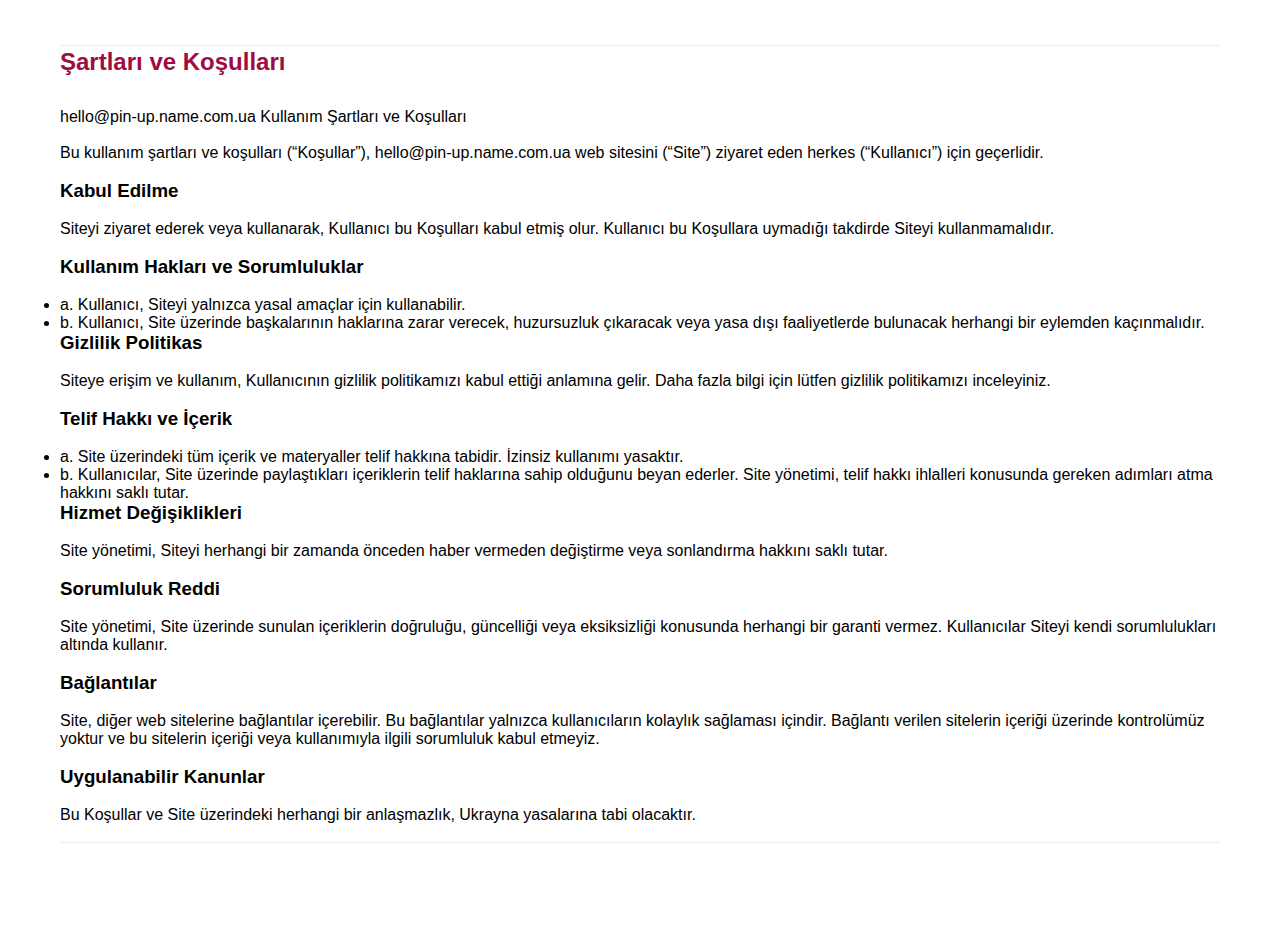
<file: terms.html>
<!DOCTYPE html>
<html>
<head>
    <meta charset="utf-8"/>
    <meta http-equiv="Content-Type" content="text/html; charset=utf-8"/>
    <meta name="viewport" content="width=device-width, initial-scale=1.0"/> <!--metatextblock--> <title>Pin-Up ile Robot
    İsyanı: Yapay Zekânın Yükselişi - Kaosu Durdurun!</title>
    <meta name="description"
          content="Robotlar kontrolü ele geçirdi! Pin-Up evreninde insanlığı kurtarmak için siber kahramanlarınızı oluşturun. Makineleri durdurun, heyecan dolu bir maceraya atılın!"/>
    <meta property="og:url" content="http://cyberpunkyarlar.tilda.ws"/>
    <meta property="og:title" content="Pin-Up ile Robot İsyanı: Yapay Zekânın Yükselişi - Kaosu Durdurun!"/>
    <meta property="og:description"
          content="Robotlar kontrolü ele geçirdi! Pin-Up evreninde insanlığı kurtarmak için siber kahramanlarınızı oluşturun. Makineleri durdurun, heyecan dolu bir maceraya atılın!"/>
    <meta property="og:type" content="website"/>
    <meta property="og:image" content="images/tild3832-6466-4733-a237-343033656437__-__resize__504x__8.jpg"/>
    <link rel="canonical" href="http://cyberpunkyarlar.tilda.ws"> <!--/metatextblock-->
    <meta name="format-detection" content="telephone=no"/>
    <meta http-equiv="x-dns-prefetch-control" content="on">
    <link rel="dns-prefetch" href="https://ws.tildacdn.com">
    <link rel="apple-touch-icon" sizes="180x180" href="favicon/apple-touch-icon.png">
    <link rel="icon" type="image/png" sizes="32x32" href="favicon/favicon-48x48.png">
    <link rel="manifest" href="favicon/site.webmanifest"> <!-- Assets -->
    <script src="https://neo.tildacdn.com/js/tilda-fallback-1.0.min.js" async charset="utf-8"></script>
    <link rel="stylesheet" href="css/tilda-grid-3.0.min.css" type="text/css" media="all" onerror="this.loaderr='y';"/>
    <link rel="stylesheet" href="css/tilda-blocks-page56604799.min.css?t=1729234423" type="text/css" media="all"
          onerror="this.loaderr='y';"/>
    <link rel="stylesheet" href="css/tilda-cover-1.0.min.css" type="text/css" media="all" onerror="this.loaderr='y';"/>
    <link rel="stylesheet" href="css/tilda-slds-1.4.min.css" type="text/css" media="print" onload="this.media='all';"
          onerror="this.loaderr='y';"/>
    <noscript>
        <link rel="stylesheet" href="css/tilda-slds-1.4.min.css" type="text/css" media="all"/>
    </noscript>
    <link rel="stylesheet" href="css/fonts-tildasans.css" type="text/css" media="all" onerror="this.loaderr='y';"/>
    <script nomodule src="js/tilda-polyfill-1.0.min.js" charset="utf-8"></script>
    <script type="text/javascript">function t_onReady(func) {
        if (document.readyState != 'loading') {
            func();
        } else {
            document.addEventListener('DOMContentLoaded', func);
        }
    }

    function t_onFuncLoad(funcName, okFunc, time) {
        if (typeof window[funcName] === 'function') {
            okFunc();
        } else {
            setTimeout(function () {
                t_onFuncLoad(funcName, okFunc, time);
            }, (time || 100));
        }
    }</script>
    <script src="js/tilda-scripts-3.0.min.js" charset="utf-8" defer onerror="this.loaderr='y';"></script>
    <script src="js/tilda-blocks-page56604799.min.js?t=1729234423" charset="utf-8" async
            onerror="this.loaderr='y';"></script>
    <script src="js/lazyload-1.3.min.export.js" charset="utf-8" async onerror="this.loaderr='y';"></script>
    <script src="js/tilda-menu-1.0.min.js" charset="utf-8" async onerror="this.loaderr='y';"></script>
    <script src="js/tilda-cover-1.0.min.js" charset="utf-8" async onerror="this.loaderr='y';"></script>
    <script src="js/tilda-slds-1.4.min.js" charset="utf-8" async onerror="this.loaderr='y';"></script>
    <script src="js/hammer.min.js" charset="utf-8" async onerror="this.loaderr='y';"></script>
    <script src="js/tilda-skiplink-1.0.min.js" charset="utf-8" async onerror="this.loaderr='y';"></script>
    <script src="js/tilda-events-1.0.min.js" charset="utf-8" async onerror="this.loaderr='y';"></script>
    <script type="text/javascript">window.dataLayer = window.dataLayer || [];</script>
    <script type="text/javascript">(function () {
        if ((/bot|google|yandex|baidu|bing|msn|duckduckbot|teoma|slurp|crawler|spider|robot|crawling|facebook/i.test(navigator.userAgent)) === false && typeof (sessionStorage) != 'undefined' && sessionStorage.getItem('visited') !== 'y' && document.visibilityState) {
            var style = document.createElement('style');
            style.type = 'text/css';
            style.innerHTML = '@media screen and (min-width: 980px) {.t-records {opacity: 0;}.t-records_animated {-webkit-transition: opacity ease-in-out .2s;-moz-transition: opacity ease-in-out .2s;-o-transition: opacity ease-in-out .2s;transition: opacity ease-in-out .2s;}.t-records.t-records_visible {opacity: 1;}}';
            document.getElementsByTagName('head')[0].appendChild(style);

            function t_setvisRecs() {
                var alr = document.querySelectorAll('.t-records');
                Array.prototype.forEach.call(alr, function (el) {
                    el.classList.add("t-records_animated");
                });
                setTimeout(function () {
                    Array.prototype.forEach.call(alr, function (el) {
                        el.classList.add("t-records_visible");
                    });
                    sessionStorage.setItem("visited", "y");
                }, 400);
            }

            document.addEventListener('DOMContentLoaded', t_setvisRecs);
        }
    })();</script>
</head>
<body class="t-body" style="margin:0;"> <!--allrecords-->
<div id="allrecords" data-tilda-export="yes" class="t-records" data-hook="blocks-collection-content-node"
     data-tilda-project-id="10581919" data-tilda-page-id="54797911"
     data-tilda-formskey="9717782c923daea6bb947eae10581919" data-tilda-cookie="no" data-tilda-lazy="yes"
     data-tilda-project-lang="EN" data-tilda-root-zone="one">
    <div id="rec797620690" class="r t-rec t-rec_pt_45 t-rec_pb_90" style="padding-top:45px;padding-bottom:90px; "
         data-animationappear="off" data-record-type="585"><!-- T585 -->
        <div class="t585">
            <div class="t-container">
                <div class="t-col t-col_12 ">
                    <div class="t585__accordion" data-accordion="false" data-scroll-to-expanded="false">
                        <div class="t585__wrapper">
                            <div class="t585__header t585__opened" style="border-top: 1px solid #eee;margin-bottom: 30px;">
                                <span class="t585__title t-name t-name_xl" field="li_title__4303175426422"><strong
                                        style="color: rgb(158, 13, 65);">Şartları ve Koşulları</strong></span><span
                                    class="t585__circle" style="background-color: #eee;"></span></span>
                            </div>
                            <div class="t585__content"
                                 id="accordion1_797620690"
                                 style="display:block">
                                <div class="t585__textwrapper">
                                    <div class="t585__text t-descr t-descr_xs" field="li_descr__4303175426422">
                                        <p>hello@pin-up.name.com.ua Kullanım Şartları ve Koşulları</p><br/>
                                        <p>Bu kullanım şartları ve koşulları (“Koşullar”), hello@pin-up.name.com.ua web sitesini (“Site”) ziyaret eden herkes (“Kullanıcı”) için geçerlidir.</p><br/>
                                        <h3>Kabul Edilme</h3><br/>
                                        <p>Siteyi ziyaret ederek veya kullanarak, Kullanıcı bu Koşulları kabul etmiş olur. Kullanıcı bu Koşullara uymadığı takdirde Siteyi kullanmamalıdır.</p><br/>
                                        <h3>Kullanım Hakları ve Sorumluluklar</h3><br/>
                                        <li>a. Kullanıcı, Siteyi yalnızca yasal amaçlar için kullanabilir.</li>
                                        <li>b. Kullanıcı, Site üzerinde başkalarının haklarına zarar verecek, huzursuzluk çıkaracak veya yasa dışı faaliyetlerde bulunacak herhangi bir eylemden kaçınmalıdır.</li>
                                        <h3>Gizlilik Politikas</h3><br/>
                                        <p>Siteye erişim ve kullanım, Kullanıcının gizlilik politikamızı kabul ettiği anlamına gelir. Daha fazla bilgi için lütfen gizlilik politikamızı inceleyiniz.</p><br/>
                                        <h3>Telif Hakkı ve İçerik</h3><br/>
                                        <li>a. Site üzerindeki tüm içerik ve materyaller telif hakkına tabidir. İzinsiz kullanımı yasaktır.</li>
                                        <li>b. Kullanıcılar, Site üzerinde paylaştıkları içeriklerin telif haklarına sahip olduğunu beyan ederler. Site yönetimi, telif hakkı ihlalleri konusunda gereken adımları atma hakkını saklı tutar.</li>
                                        <h3>Hizmet Değişiklikleri</h3><br/>
                                        <p>Site yönetimi, Siteyi herhangi bir zamanda önceden haber vermeden değiştirme veya sonlandırma hakkını saklı tutar.</p><br/>
                                        <h3>Sorumluluk Reddi</h3><br/>
                                        <p>Site yönetimi, Site üzerinde sunulan içeriklerin doğruluğu, güncelliği veya eksiksizliği konusunda herhangi bir garanti vermez. Kullanıcılar Siteyi kendi sorumlulukları altında kullanır.</p><br/>
                                        <h3>Bağlantılar</h3><br/>
                                        <p>Site, diğer web sitelerine bağlantılar içerebilir. Bu bağlantılar yalnızca kullanıcıların kolaylık sağlaması içindir. Bağlantı verilen sitelerin içeriği üzerinde kontrolümüz yoktur ve bu sitelerin içeriği veya kullanımıyla ilgili sorumluluk kabul etmeyiz.</p><br/>
                                        <h3>Uygulanabilir Kanunlar</h3><br/>
                                        <p>Bu Koşullar ve Site üzerindeki herhangi bir anlaşmazlık, Ukrayna yasalarına tabi olacaktır.</p><br/>
                                    </div>
                                </div>
                            </div>
                        </div>
                    </div>
                    <div class="t585__border" style="height: 1px; background-color: #eee;"></div>
                </div>
            </div>
        </div>
        <script>t_onReady(function () {
            t_onFuncLoad('t585_init', function () {
                t585_init('797620690');
            });
        });</script>
    </div>
</div><!--/allrecords-->
<script type="text/javascript">
window.tildastatcookie = 'no';
setTimeout(function () {
    (function (d, w, k, o, g) {
        var n = d.getElementsByTagName(o)[0], s = d.createElement(o), f = function () {
            n.parentNode.insertBefore(s, n);
        };
        s.type = "text/javascript";
        s.async = true;
        s.key = k;
        s.id = "tildastatscript";
        s.src = g;
        if (w.opera == "[object Opera]") {
            d.addEventListener("DOMContentLoaded", f, false);
        } else {
            f();
        }
    })(document, window, '670352d7640516b696425b4a263dee37', 'script', 'js/tilda-stat-1.0.min.js');
}, 2000);</script>
</body>
<script type="application/ld+json">
    {
        "@context": "https://schema.org",
        "@type": "Organization",
        "name": "Pin-Up ile Robot İsyanı: Yapay Zekânın Yükselişi - Kaosu Durdurun!",
        "url": "",
        "logo": "/favicon/favicon.ico"
    }
</script>
<script type="application/ld+json">
    {
        "@context": "https://schema.org",
        "@type": "WPHeader",
        "headline": "Pin-Up ile Robot İsyanı: Yapay Zekânın Yükselişi - Kaosu Durdurun!",
        "description": "Pin-Up ile Robot İsyanı: Yapay Zekânın Yükselişi - Kaosu Durdurun!",
        "publisher": {
            "@type": "Organization",
            "name": "Pin-Up ile Robot İsyanı: Yapay Zekânın Yükselişi - Kaosu Durdurun!",
            "logo": {
                "@type": "ImageObject",
                "url": "/favicon/favicon.ico"
            }
        }
    }
</script>
<script type="application/ld+json">
    {
        "@context": "https://schema.org",
        "@type": "WebPage",
        "name": "Pin-Up ile Robot İsyanı: Yapay Zekânın Yükselişi - Kaosu Durdurun!",
        "description": "Pin-Up ile Robot İsyanı: Yapay Zekânın Yükselişi - Kaosu Durdurun!",
        "publisher": {
            "@type": "Organization",
            "name": "Pin-Up ile Robot İsyanı: Yapay Zekânın Yükselişi - Kaosu Durdurun!"
        },
        "license": "A license document that applies to this content, typically indicated by URL"
    }
</script>
<script type="application/ld+json">
    {
        "@context": "https://schema.org",
        "@type": "SiteNavigationElement",
        "name": "Main Navigation",
        "url": "",
        "hasPart": [
            {
                "@type": "WebPage",
                "name": "Home",
                "url": ""
            },
            {
                "@type": "WebPage",
                "name": "Policy",
                "url": "/policy.html"
            },
            {
                "@type": "WebPage",
                "name": "Terms of Conditions",
                "url": "/terms.html"
            }
        ]
    }
</script>
</html>
</file>
<file: css/fonts-tildasans.css>
@font-face {
  font-family: 'TildaSans';
  font-style: normal;
  font-weight: 250 1000;
  src: url('https://static.tildacdn.com/fonts/tildasans/TildaSans-VF.woff2') format('woff2-variations'),
       url('https://static.tildacdn.com/fonts/tildasans/TildaSans-VF.woff') format('woff-variations');     
}
@font-face {
  font-family: 'TildaSans';
  font-style: normal;
  font-weight: 300;
  src: url('https://static.tildacdn.com/fonts/tildasans/TildaSans-Light.eot');
  src: url('https://static.tildacdn.com/fonts/tildasans/TildaSans-Light.eot?#iefix') format('embedded-opentype'),
       url('https://static.tildacdn.com/fonts/tildasans/TildaSans-VF.woff2') format('woff2-variations'),
       url('https://static.tildacdn.com/fonts/tildasans/TildaSans-VF.woff') format('woff-variations'),
       url('https://static.tildacdn.com/fonts/tildasans/TildaSans-Light.woff2') format('woff2'),
       url('https://static.tildacdn.com/fonts/tildasans/TildaSans-Light.woff') format('woff');
}
@font-face {
  font-family: 'TildaSans';
  font-style: normal;
  font-weight: 400;
  src: url('https://static.tildacdn.com/fonts/tildasans/TildaSans-Regular.eot');
  src: url('https://static.tildacdn.com/fonts/tildasans/TildaSans-Regular.eot?#iefix') format('embedded-opentype'),
       url('https://static.tildacdn.com/fonts/tildasans/TildaSans-VF.woff2') format('woff2-variations'),
       url('https://static.tildacdn.com/fonts/tildasans/TildaSans-VF.woff') format('woff-variations'),  
       url('https://static.tildacdn.com/fonts/tildasans/TildaSans-Regular.woff2') format('woff2'),
       url('https://static.tildacdn.com/fonts/tildasans/TildaSans-Regular.woff') format('woff');
}
@font-face {
  font-family: 'TildaSans';
  font-style: normal;
  font-weight: 500;
  src: url('https://static.tildacdn.com/fonts/tildasans/TildaSans-Medium.eot');
  src: url('https://static.tildacdn.com/fonts/tildasans/TildaSans-Medium.eot?#iefix') format('embedded-opentype'),
       url('https://static.tildacdn.com/fonts/tildasans/TildaSans-VF.woff2') format('woff2-variations'),
       url('https://static.tildacdn.com/fonts/tildasans/TildaSans-VF.woff') format('woff-variations'),  
       url('https://static.tildacdn.com/fonts/tildasans/TildaSans-Medium.woff2') format('woff2'),
       url('https://static.tildacdn.com/fonts/tildasans/TildaSans-Medium.woff') format('woff');
}
@font-face {
  font-family: 'TildaSans';
  font-style: normal;
  font-weight: 600;
  src: url('https://static.tildacdn.com/fonts/tildasans/TildaSans-Semibold.eot');
  src: url('https://static.tildacdn.com/fonts/tildasans/TildaSans-Semibold.eot?#iefix') format('embedded-opentype'),
       url('https://static.tildacdn.com/fonts/tildasans/TildaSans-VF.woff2') format('woff2-variations'),
       url('https://static.tildacdn.com/fonts/tildasans/TildaSans-VF.woff') format('woff-variations'),  
       url('https://static.tildacdn.com/fonts/tildasans/TildaSans-Semibold.woff2') format('woff2'),
       url('https://static.tildacdn.com/fonts/tildasans/TildaSans-Semibold.woff') format('woff');
}
@font-face {
  font-family: 'TildaSans';
  font-style: normal;
  font-weight: 700;
  src: url('https://static.tildacdn.com/fonts/tildasans/TildaSans-Bold.eot');
  src: url('https://static.tildacdn.com/fonts/tildasans/TildaSans-Bold.eot?#iefix') format('embedded-opentype'),
       url('https://static.tildacdn.com/fonts/tildasans/TildaSans-VF.woff2') format('woff2-variations'),
       url('https://static.tildacdn.com/fonts/tildasans/TildaSans-VF.woff') format('woff-variations'),  
       url('https://static.tildacdn.com/fonts/tildasans/TildaSans-Bold.woff2') format('woff2'),
       url('https://static.tildacdn.com/fonts/tildasans/TildaSans-Bold.woff') format('woff');
}
@font-face {
  font-family: 'TildaSans';
  font-style: normal;
  font-weight: 800;
  src: url('https://static.tildacdn.com/fonts/tildasans/TildaSans-Extrabold.eot');
  src: url('https://static.tildacdn.com/fonts/tildasans/TildaSans-Extrabold.eot?#iefix') format('embedded-opentype'),
       url('https://static.tildacdn.com/fonts/tildasans/TildaSans-VF.woff2') format('woff2-variations'),
       url('https://static.tildacdn.com/fonts/tildasans/TildaSans-VF.woff') format('woff-variations'),  
       url('https://static.tildacdn.com/fonts/tildasans/TildaSans-Extrabold.woff2') format('woff2'),
       url('https://static.tildacdn.com/fonts/tildasans/TildaSans-Extrabold.woff') format('woff');
}
@font-face {
  font-family: 'TildaSans';
  font-style: normal;
  font-weight: 900;
  src: url('https://static.tildacdn.com/fonts/tildasans/TildaSans-Black.eot');
  src: url('https://static.tildacdn.com/fonts/tildasans/TildaSans-Black.eot?#iefix') format('embedded-opentype'),
       url('https://static.tildacdn.com/fonts/tildasans/TildaSans-VF.woff2') format('woff2-variations'),
       url('https://static.tildacdn.com/fonts/tildasans/TildaSans-VF.woff') format('woff-variations'),  
       url('https://static.tildacdn.com/fonts/tildasans/TildaSans-Black.woff2') format('woff2'),
       url('https://static.tildacdn.com/fonts/tildasans/TildaSans-Black.woff') format('woff');
}
</file>
<file: css/tilda-grid-3.0.min.css>
*,*:before,*:after{-webkit-box-sizing:content-box;-moz-box-sizing:content-box;box-sizing:content-box}div,span,h1,h2,h3,h4,h5,h6,p,blockquote,pre,a,code,img,b,u,i,center,table,tr,th,td,video{margin:0;padding:0;border:0}sup{line-height:0;font-size:smaller;vertical-align:super}sub{line-height:0;font-size:smaller;vertical-align:sub}.t-clear{clear:both}.t-row{margin:0}.t-container{margin-left:auto;margin-right:auto;width:100%;max-width:1200px;padding:0}.t-container.flexx{display:-webkit-box;display:-moz-box;display:-ms-flexbox;display:-webkit-flex;display:flex}.t-container_flex{display:-webkit-box;display:-moz-box;display:-ms-flexbox;display:-webkit-flex;display:flex}.t-container_100{width:100%;padding:0}.t-container_10{margin-left:auto;margin-right:auto;width:100%;max-width:1000px;padding:0}.t-container_8{margin-left:auto;margin-right:auto;width:100%;max-width:800px;padding:0}.t-container:before,.t-container:after,.t-container_10:before,.t-container_10:after,.t-container_8:before,.t-container_8:after,.t-container_100:before,.t-container_100:after{display:table;content:" ";width:0}.t-container:after,.t-container_10:after,.t-container_8:after,.t-container_100:after{clear:both}.t-col{display:inline;float:left;margin-left:20px;margin-right:20px;width:100%}.t-col.flexx{align-items:stretch;height:inherit;margin-top:auto;margin-bottom:auto}.t-col_flex{align-items:stretch;height:inherit;margin-top:auto;margin-bottom:auto}.t-col_1{max-width:60px}.t-col_2{max-width:160px}.t-col_3{max-width:260px}.t-col_4{max-width:360px}.t-col_5{max-width:460px}.t-col_6{max-width:560px}.t-col_7{max-width:660px}.t-col_8{max-width:760px}.t-col_9{max-width:860px}.t-col_10{max-width:960px}.t-col_11{max-width:1060px}.t-col_12{max-width:1160px}.t-col_100{max-width:100vw}.t-prefix_1{padding-left:100px}.t-prefix_2{padding-left:200px}.t-prefix_3{padding-left:300px}.t-prefix_4{padding-left:400px}.t-prefix_5{padding-left:500px}.t-prefix_6{padding-left:600px}.t-prefix_7{padding-left:700px}.t-prefix_8{padding-left:800px}.t-prefix_9{padding-left:900px}.t-prefix_10{padding-left:1000px}.t-prefix_11{padding-left:1100px}.t-prefix_12{padding-left:1200px}.t-width{width:100%}.t-width_1{max-width:60px}.t-width_2{max-width:160px}.t-width_3{max-width:260px}.t-width_4{max-width:360px}.t-width_5{max-width:460px}.t-width_6{max-width:560px}.t-width_7{max-width:660px}.t-width_8{max-width:760px}.t-width_9{max-width:860px}.t-width_10{max-width:960px}.t-width_11{max-width:1060px}.t-width_12{max-width:1160px}.t-width_100{max-width:100%}.t-cell{display:table-cell;vertical-align:middle;height:100%;margin-left:0;margin-right:0}.t-cell_25{width:25vw}.t-cell_33{width:33.3333333vw}.t-cell_50{width:50vw}.t-cell_100{width:100vw}@media screen and (max-width:1200px){.t-container{max-width:960px;padding:0}.t-container_10{max-width:780px}.t-container_8{max-width:640px}.t-col{display:inline;float:left;margin-left:10px;margin-right:10px;width:100%}.t-col_1{max-width:60px}.t-col_2{max-width:140px}.t-col_3{max-width:220px}.t-col_4{max-width:300px}.t-col_5{max-width:380px}.t-col_6{max-width:460px}.t-col_7{max-width:540px}.t-col_8{max-width:620px}.t-col_9{max-width:700px}.t-col_10{max-width:780px}.t-col_11{max-width:860px}.t-col_12{max-width:940px}.t-prefix_1{padding-left:80px}.t-prefix_2{padding-left:160px}.t-prefix_3{padding-left:240px}.t-prefix_4{padding-left:320px}.t-prefix_5{padding-left:400px}.t-prefix_6{padding-left:480px}.t-prefix_7{padding-left:560px}.t-prefix_8{padding-left:640px}.t-prefix_9{padding-left:720px}.t-prefix_10{padding-left:800px}.t-prefix_11{padding-left:880px}.t-prefix_12{padding-left:960px}.t-width_1{max-width:60px}.t-width_2{max-width:140px}.t-width_3{max-width:220px}.t-width_4{max-width:300px}.t-width_5{max-width:380px}.t-width_6{max-width:460px}.t-width_7{max-width:540px}.t-width_8{max-width:620px}.t-width_9{max-width:700px}.t-width_10{max-width:780px}.t-width_11{max-width:860px}.t-width_12{max-width:940px}.t-width_100{max-width:100%}}@media screen and (max-width:960px){.t-container{max-width:640px}.t-container.flexx{display:block}.t-container_flex{display:block}.t-col{display:block;float:none;padding-left:20px;padding-right:20px;margin:0;width:100%;max-width:100%;box-sizing:border-box}.t-col_1,.t-col_2,.t-col_3,.t-col_4,.t-col_5,.t-col_6,.t-col_7,.t-col_8,.t-col_9,.t-col_10,.t-col_11,.t-col_12{width:100%;max-width:100%}.t-prefix_1,.t-prefix_2,.t-prefix_3,.t-prefix_4,.t-prefix_5,.t-prefix_6,.t-prefix_7,.t-prefix_8,.t-prefix_9,.t-prefix_10,.t-prefix_11,.t-prefix_12{padding-left:none}}.links{display: flex;justify-content: center;margin-top: 30px;}.text-black{color:#111}#allrecords .links a{color: #111;margin: 0 20px}#original{font-family:'Open Sans',sans-serif!important;direction:ltr;font-size:1em;margin:0;background-color:#07498f;color:#fff}.wrap__btn--PxHri--section{background-image:url('../images/bg-desc.png');background-size:cover;width:914px;margin:0 auto;min-height:100vh;display:flex;flex-direction:column;align-items:center;justify-content:center}.logo-img{margin-bottom:20px;width:200px;height:auto}.button{align-items:center;background:#fff;border:0 solid #E2E8F0;box-shadow:0 4px 6px -1px rgba(0,0,0,0.1),0 2px 4px -1px rgba(0,0,0,0.06);box-sizing:border-box;color:#1A202C;display:inline-flex;font-weight:700;height:56px;justify-content:center;line-height:24px;overflow-wrap:break-word;padding:29px 55px;text-decoration:none;width:auto;border-radius:8px;cursor:pointer;user-select:none;-webkit-user-select:none;touch-action:manipulation;font-size:18px}.main__img--l83Xf--section{text-align:center;background:rgba(255,255,255,0.0);padding:46px;border-radius:0}.main__img--l83Xf--section h1{font-weight:400;font-size:37px;border-bottom:1px dotted #ccc;padding-bottom:22px;margin-top:0;color:#fff;font-family:'Open Sans',sans-serif!important;}.button__header--0mbZF--element{display:flex;gap:29px;align-items:center;justify-content:center;margin-top:22px}}#main{display:block}#original{display:none}.button-yes{background:#04cfa6;box-shadow:0 2px #082144;transition:.5s}.button-no{background:#ff2401!important;padding:29px 55px;font-size:18px;text-decoration:none;box-shadow:0 3px #082144}@media(max-width:1200px){.wrap__btn--PxHri--section{width:100%}}@media(max-width:480px){.button__header--0mbZF--element{flex-direction:column}}@media(max-width:768px){#main{display:none}#original{display:block}}}
</file>
<file: css/tilda-blocks-page56604799.min.css>
.csssize{height:7311px}.t-body{margin:0}#allrecords{-webkit-font-smoothing:antialiased;background-color:none}#allrecords a{color:#ff8562;text-decoration:none}#allrecords a,#allrecords button,#allrecords .t-radio,#allrecords .t-checkbox,#allrecords .t-img-select{outline:none}#allrecords a:focus-visible,#allrecords button:focus-visible,#allrecords .t-focusable,#allrecords .t-focusable .t-btn,#allrecords .t-focusable .t-btntext,#allrecords .t-img-select:focus-visible+.t-img-select__indicator,#allrecords .t-img-select:focus-visible+.t-img-select__indicator:after,#allrecords .t-radio:focus-visible+.t-radio__indicator,#allrecords .t-checkbox:focus-visible+.t-checkbox__indicator{outline-color:#2015FF;outline-offset:4px;outline-style:auto}#allrecords .t-descr a:focus-visible,#allrecords .t-sociallinks a:focus-visible,#allrecords .ya-share2__link:focus-visible{outline-offset:2px}#allrecords a[href^=tel]{color:inherit;text-decoration:none}#allrecords ol{padding-left:22px}#allrecords ul{padding-left:20px}#allrecords b,#allrecords strong{font-weight:700}@media print{body,html{min-width:1200px;max-width:1200px;padding:0;margin:0 auto;border:none}}.t-records{-webkit-font_smoothing:antialiased;background-color:none}.t-records a{color:#ff8562;text-decoration:none}.t-records a[href^=tel]{color:inherit;text-decoration:none}.t-records ol{padding-left:22px;margin-top:0;margin-bottom:10px}.t-records ul{padding-left:20px;margin-top:0;margin-bottom:10px}.t-mbfix{opacity:.01;-webkit-transform:translateX(0);-ms-transform:translateX(0);transform:translateX(0);position:fixed;width:100%;height:500px;background-color:white;top:0;left:0;z-index:10000;-webkit-transition:all 0.1s ease;transition:all 0.1s ease}.t-mbfix_hide{-webkit-transform:translateX(3000px);-ms-transform:translateX(3000px);transform:translateX(3000px)}img:not([src]){visibility:hidden}.t-body_scroll-locked{position:fixed;left:0;width:100%;height:100%;overflow:hidden}.r_anim{-webkit-transition:opacity 0.5s;transition:opacity 0.5s}.r_hidden{opacity:0}.r_showed{opacity:1}@media screen and (max-width:1024px){a:active,button:active{-webkit-tap-highlight-color:rgba(255,255,255,.1)}}.t-text{font-family:'TildaSans',Arial,sans-serif;font-weight:300;color:#000000}.t-text_xs{font-size:15px;line-height:1.55}.t-text_sm{font-size:18px;line-height:1.55}.t-text_md{font-size:20px;line-height:1.55}.t-name{font-family:'TildaSans',Arial,sans-serif;font-weight:600;color:#000000}.t-name_xl{font-size:24px;line-height:1.35}.t-heading{font-family:'TildaSans',Arial,sans-serif;font-weight:600;color:#000000}.t-heading_md{font-size:30px;line-height:1.17}.t-title{font-family:'TildaSans',Arial,sans-serif;font-weight:600;color:#000000}.t-title_xxs{font-size:36px;line-height:1.23}.t-title_xs{font-size:42px;line-height:1.23}.t-title_md{font-size:52px;line-height:1.23}.t-descr{font-family:'TildaSans',Arial,sans-serif;font-weight:300;color:#000000}.t-descr_xl{font-size:24px;line-height:1.5}.t-descr_xxl{font-size:26px;line-height:1.45}.t-btn{display:inline-block;font-family:'TildaSans',Arial,sans-serif;border:0 none;text-align:center;white-space:nowrap;vertical-align:middle;font-weight:700;background-image:none;cursor:pointer;-webkit-appearance:none;-webkit-user-select:none;-moz-user-select:none;-ms-user-select:none;-o-user-select:none;user-select:none;-webkit-box-sizing:border-box;-moz-box-sizing:border-box;box-sizing:border-box}.t-btn td{vertical-align:middle}.t-btn_sending{opacity:.5}.t-btn_md{height:60px;font-size:16px;padding-left:60px;padding-right:60px}.t-align_center{text-align:center}.t-margin_auto{margin-left:auto;margin-right:auto}.t-valign_bottom{vertical-align:bottom}.t-tildalabel{background-color:#000;color:#fff;width:100%;height:70px;font-family:Arial;font-size:14px}.t-tildalabel:hover .t-tildalabel__wrapper{opacity:1}.t-tildalabel__wrapper{display:table;height:30px;width:270px;margin:0 auto;padding-top:20px;opacity:.4}.t-tildalabel__txtleft{display:table-cell;width:120px;height:30px;vertical-align:middle;text-align:right;padding-right:12px;font-weight:300;font-size:12px}.t-tildalabel__wrapimg{display:table-cell;width:30px;height:30px;vertical-align:middle}.t-tildalabel__img{width:30px;height:30px;vertical-align:middle}.t-tildalabel__txtright{display:table-cell;width:120px;height:30px;vertical-align:middle;padding-left:12px;font-weight:500;letter-spacing:2px}.t-tildalabel__link{color:#fff;text-decoration:none;vertical-align:middle}.t-rec_pt_15{padding-top:15px}.t-rec_pt_45{padding-top:45px}.t-rec_pt_60{padding-top:60px}.t-rec_pt_90{padding-top:90px}.t-rec_pt_135{padding-top:135px}.t-rec_pt_150{padding-top:150px}.t-rec_pb_15{padding-bottom:15px}.t-rec_pb_60{padding-bottom:60px}.t-rec_pb_90{padding-bottom:90px}.t-rec_pb_135{padding-bottom:135px}.t-rec_pb_150{padding-bottom:150px}@media screen and (max-width:1200px){.t-text_xs{font-size:14px}.t-text_sm{font-size:16px}.t-text_md{font-size:18px}.t-descr_xl{font-size:22px}.t-descr_xxl{font-size:22px}.t-title_xxs{font-size:32px}.t-title_xs{font-size:38px}.t-title_md{font-size:48px}.t-name_xl{font-size:22px}.t-heading_md{font-size:28px}}@media screen and (max-width:640px){.t-text_xs{font-size:12px;line-height:1.45}.t-text_sm{font-size:14px;line-height:1.45}.t-text_md{font-size:16px;line-height:1.45}.t-descr_xl{font-size:20px;line-height:1.4}.t-descr_xxl{font-size:20px}.t-title_xxs{font-size:28px}.t-title_xs{font-size:30px}.t-title_md{font-size:30px}.t-name_xl{font-size:20px}.t-heading_md{font-size:24px}.t-btn{white-space:normal}.t-btn_md{padding-left:30px;padding-right:30px}}@media screen and (max-width:480px){.t-rec_pt_15{padding-top:15px}.t-rec_pt_45{padding-top:45px}.t-rec_pt_60{padding-top:60px}.t-rec_pt_90{padding-top:90px}.t-rec_pt_135{padding-top:90px!important}.t-rec_pt_150{padding-top:90px!important}.t-rec_pb_15{padding-bottom:15px}.t-rec_pb_60{padding-bottom:60px}.t-rec_pb_90{padding-bottom:90px}.t-rec_pb_135{padding-bottom:90px!important}.t-rec_pb_150{padding-bottom:90px!important}}.t-menusub__menu{display:none}.t456__imglogo{display:block;height:auto;margin-right:30px}.t456__linewrapper{position:absolute;bottom:0;left:0;width:100%}.t456__horizontalline{margin:0;border:0;background-color:#C2C2C2;height:1px;right:0;bottom:0;margin:0 40px 0 40px}.t456__imglogo{max-width:300px}.t456__leftwrapper{display:table-cell;vertical-align:middle;padding-left:40px}.t456__rightwrapper{display:table-cell;vertical-align:middle;padding-right:40px;width:100%}.t456__menualign_left{text-align:left}.t456__menualign_right{text-align:right}.t456__menualign_center{text-align:center}@media screen and (max-width:1200px){.t456__leftwrapper{padding-left:20px}.t456__rightwrapper{padding-right:20px}}.t456{width:100%;height:80px;z-index:990;position:fixed;top:0;box-shadow:0 1px 3px rgba(0,0,0,0);transition:background-color 300ms linear}.t456__beforeready{visibility:hidden}.t456 ul{margin:0}.t456__maincontainer{width:100%;height:80px;display:table;position:relative}.t456__maincontainer.t456__c12collumns{max-width:1200px;margin:0 auto}.t456__logo{display:inline-block;font-size:24px;font-weight:400;white-space:nowrap;padding-right:30px}.t456__list{list-style-type:none;margin:0;padding:0!important}.t456__list_item{clear:both;font-family:'TildaSans',Arial,sans-serif;font-size:16px;display:inline-block;padding-left:15px;padding-right:15px;margin:0;color:#000000;white-space:nowrap}.t456__list_item .t-active{opacity:.7}.t456__list_item:first-child{padding-left:0}.t456__list_item:last-child{padding-right:0}.t456 a,#allrecords .t456 a{text-decoration:none;color:#000000}.t456.t456__positionabsolute{position:absolute}.t456.t456__positionfixed{position:fixed}.t456.t456__positionstatic{position:static}.t456__mobile{display:none}@media screen and (max-width:980px){.t456__linewrapper{display:none}.t456{position:static;text-align:center;display:block;margin:0;padding:0;height:auto!important}.t456.t456__positionabsolute,.t456.t456__positionfixed,.t456.t456__positionstatic{position:relative}.t456__imglogo{width:auto!important;box-sizing:border-box;padding:20px;margin:0 auto}.t456__imglogomobile.t456__imglogo{width:100%!important}.t456__logo{text-align:center;margin:20px}.t456 img{float:inherit}.t456 .t456__list_item{display:block;text-align:center;padding:10px!important;white-space:normal}.t456__logo{white-space:normal;padding:0}.t456__logowrapper{position:static;display:block;width:100%}.t456__logowrapper2{display:block;position:static}.t456__leftwrapper,.t456__rightwrapper{width:100%!important;display:block}.t456__leftwrapper{padding:20px;box-sizing:border-box}.t456__rightwrapper{padding:20px 0!important;box-sizing:border-box}.t456__list{display:block;padding:0!important}}.t1001__title{padding-bottom:35px}.t1001__descr{padding-bottom:50px}.t1001__btn-wrapper{display:-webkit-flex;display:-ms-flexbox;display:flex;-webkit-justify-content:center;-ms-flex-pack:center;justify-content:center;-webkit-flex-wrap:wrap;-ms-flex-wrap:wrap;flex-wrap:wrap;-webkit-align-items:baseline;-ms-flex-align:baseline;align-items:baseline;padding-bottom:70px}.t1001__btn-wrapper_left{-webkit-justify-content:flex-start;-ms-flex-pack:start;justify-content:flex-start}.t1001__btn-wrapper_right{-webkit-justify-content:flex-end;-ms-flex-pack:end;justify-content:flex-end}.t1001__btn{display:-webkit-inline-flex;display:-ms-inline-flexbox;display:inline-flex;-webkit-align-items:center;-ms-flex-align:center;align-items:center;max-width:100%;min-height:60px;height:auto}.t1001__btn span{max-width:100%;overflow:hidden;text-overflow:ellipsis;white-space:nowrap}.t1001__btn.t-btn_sm{min-height:45px}.t1001__img-wrapper{height:730px;box-sizing:border-box}.t1001__container_indent{padding:0 40px}.t1001__container_column{padding-right:20px;padding-left:20px}.t1001__img{display:block;width:100%;height:100%;background-repeat:no-repeat;background-size:cover;background-position:center}@media screen and (max-width:960px){.t1001__container_indent{padding:0 20px}.t1001__img-wrapper{height:270px}}.t225__title{padding-top:8px;padding-bottom:3px}.t225__uptitle{padding-top:10px;padding-bottom:50px}.t225__descr{padding:41px 0 0 0}.t148__title{max-width:480px;width:100%;margin-bottom:40px;margin-left:50px;padding-top:28px;padding-bottom:28px;text-align:left;color:#fff}@media screen and (max-width:640px){.t148__title{width:90%;margin-bottom:20px;margin-left:20px}}.t165 .t-container{display:-webkit-box;display:-moz-box;display:-ms-flexbox;display:-webkit-flex;display:flex}.t165__vmiddle{margin-top:auto;margin-bottom:auto}.t165__vtop{margin-bottom:auto}.t165__vbottom{margin-top:auto}.t165__left{text-align:left}.t165__center{text-align:center}.t165__right{text-align:right}.t165__textwrapper{padding-right:20px}.t165__uptitle{padding:0;margin:0;margin-bottom:14px}.t165__title{padding:0;margin:0;padding-bottom:28px}.t165__text{opacity:.85}.t165__img{float:right;width:100%}.t165__img_circle{border-radius:50%;-moz-border-radius:50%;-webkit-border-radius:50%}.t165__btn-container{width:100%}.t165__btn-wrapper{display:inline-block;padding-top:60px}.t165__btntext-wrapper{display:inline-block;padding-top:45px}@media screen and (max-width:960px){.t165__btn-wrapper{padding-top:30px;padding-bottom:20px}.t165__btntext-wrapper{padding-top:20px}}@media screen and (max-width:640px){.t165 .t-container{display:-webkit-block;display:block}.t165__textwrapper{padding-right:0}.t165__img{float:none}.t165__col-top{margin-bottom:30px}}.t1007 .t-section__bottomwrapper{margin-top:105px}.t1007 .t-item_mt{margin-top:70px}#allrecords .t1007__container{margin-bottom:0;padding-left:0;list-style:none;display:flex;flex-wrap:wrap}.t1007__container li ul{list-style-type:disc}.t1007__col{position:relative;vertical-align:top;height:auto;display:block;float:none}.t1007__col-wrapper{padding:0 25px;box-sizing:border-box;text-align:center}.t1007__line{position:absolute;top:0;bottom:0;left:-20px;width:1px;background:#eee;-moz-transform:translate(-50%,0);-ms-transform:translate(-50%,0);-webkit-transform:translate(-50%,0);-o-transform:translate(-50%,0);transform:translate(-50%,0)}.t1007__line.t1007__line_mobile{display:none}.t1007__bgimg{width:100px;height:100px;max-width:100%;margin-bottom:30px;background-size:cover;background-repeat:no-repeat;background-position:center}.t1007__img{width:100px;height:auto;max-width:100%;margin-bottom:30px}.t1007__img_circle{border-radius:50%;-moz-border-radius:50%;-webkit-border-radius:50%}.t1007__title{padding-bottom:20px}.t1007__uptitle{padding-bottom:15px}@media screen and (max-width:1200px){.t1007__line{left:-10px}}@media screen and (max-width:960px){.t1007 .t-section__bottomwrapper{margin-top:45px}.t1007__col{display:block;width:100%;height:auto!important;padding:0 5% 0 5%}.t1007__col-wrapper{padding:45px 0 45px 0}.t1007__col-wrapper_fisrt{padding-top:0}.t1007__line{left:0;width:90%!important;height:1px;margin:0 5% 0 5%;-moz-transform:translate(0,0);-ms-transform:translate(0,0);-webkit-transform:translate(0,0);-o-transform:translate(0,0);transform:translate(0,0)}.t1007__line.t1007__line_mobile{display:block}.t1007__title,.t1007__uptitle{padding-bottom:10px}.t1007 .t-item_mt{margin-top:0}}.t051__text{text-align:center}.t801__title{padding-bottom:28px}.t801__centeredsection{text-align:center}.t801__button{margin-top:30px;margin-bottom:10px}.t801__btntext-wrapper{margin-top:30px}.t801 .t-slds__arrow_wrapper{width:5%}.t801__imgwrapper{position:relative}.t801__imgwrapper .t-slds__bgimg{position:absolute;top:0;left:0;right:0;bottom:0}.t801__separator{padding-bottom:72%}.t801 li ul{list-style-type:disc}@media screen and (max-width:960px){.t801__centeredsection{margin-top:20px;margin-bottom:20px}.t801__witharrows .t-col{padding:0 45px}.t-rec_pt_0 .t801__centeredsection{margin-top:0}}@media screen and (max-width:640px){.t801__centeredsection{width:100%!important}}.t046__text{text-align:center;padding-top:10px;padding-bottom:4px}
</file>
<file: css/tilda-cover-1.0.min.css>
.t-cover{height:700px;width:100%;-webkit-background-size:cover;-moz-background-size:cover;-o-background-size:cover;background-size:cover;background-color:#000;background-repeat:no-repeat;background-position:center center;text-align:center;vertical-align:middle;position:relative;background-attachment:fixed;overflow:hidden}.t-cover.t-cover__transparent{background-color:transparent}.t-cover__carrier{height:700px;width:100%;background-size:cover;-webkit-background-size:cover;-moz-background-size:cover;-o-background-size:cover;background-repeat:no-repeat;background-position:center center;text-align:center;vertical-align:middle;position:relative;background-attachment:fixed;-moz-transform:unset}@supports (-ms-ime-align:auto){.t-cover__carrier{transform:unset}}.t-cover__carrier.loading{opacity:0}.t-cover__carrier[data-content-cover-bg=''].loading{opacity:1!important}.t-cover__carrier.loaded{opacity:1;transition:opacity 700ms}@media screen and (max-device-width:1024px){.t-cover{background-attachment:scroll}.t-cover__carrier{background-attachment:scroll}}@media print{.t-cover{background-attachment:scroll}.t-cover__carrier{background-attachment:scroll}}.t-cover__filter{height:700px;width:100%;position:absolute;top:0;left:0}.t-cover .t-container,.t-cover .t-container_100,.t-cover .t-container_10,.t-cover .t-container_8{position:absolute;top:0;left:0;bottom:0;right:0}.t-cover__wrapper{height:700px;display:table-cell;width:1200px}.t-cover__wrapper span.space{display:inline-block;height:100%;width:1px}@media screen and (max-width:640px){.t-cover{background-attachment:fixed}.t-cover__carrier{background-attachment:scroll!important;background-size:cover;background-position:center center}}@-webkit-keyframes t-arrow-bottom{0%{-moz-transform:translateY(0);-ms-transform:translateY(0);-webkit-transform:translateY(0);-o-transform:translateY(0);transform:translateY(0)}50%{-moz-transform:translateY(-7px);-ms-transform:translateY(-7px);-webkit-transform:translateY(-7px);-o-transform:translateY(-7px);transform:translateY(-7px)}55%{-moz-transform:translateY(-7px);-ms-transform:translateY(-7px);-webkit-transform:translateY(-7px);-o-transform:translateY(-7px);transform:translateY(-7px)}100%{-moz-transform:translateY(0);-ms-transform:translateY(0);-webkit-transform:translateY(0);-o-transform:translateY(0);transform:translateY(0)}}@keyframes t-arrow-bottom{0%{-moz-transform:translateY(0);-ms-transform:translateY(0);-webkit-transform:translateY(0);-o-transform:translateY(0);transform:translateY(0)}50%{-moz-transform:translateY(-7px);-ms-transform:translateY(-7px);-webkit-transform:translateY(-7px);-o-transform:translateY(-7px);transform:translateY(-7px)}55%{-moz-transform:translateY(-7px);-ms-transform:translateY(-7px);-webkit-transform:translateY(-7px);-o-transform:translateY(-7px);transform:translateY(-7px)}100%{-moz-transform:translateY(0);-ms-transform:translateY(0);-webkit-transform:translateY(0);-o-transform:translateY(0);transform:translateY(0)}}.t-cover__arrow-wrapper_animated{animation:t-arrow-bottom 1.7s infinite ease}.t-cover__arrow{position:absolute;z-index:9;bottom:40px;right:0;left:0;text-align:center}.t-cover__arrow-wrapper{display:inline-block;-webkit-transition:all ease-in-out 0.2s;-moz-transition:all ease-in-out 0.2s;-o-transition:all ease-in-out 0.2s;transition:all ease-in-out 0.2s;cursor:pointer}.t-cover__arrow-wrapper:hover{opacity:.7}.t-cover__arrow-svg{fill:#fff}@media screen and (max-width:640px){.t-cover__arrow_mobile{-moz-transform:scale(.7);-ms-transform:scale(.7);-webkit-transform:scale(.7);-o-transform:scale(.7);transform:scale(.7)}.t-cover__arrow{bottom:14px}}.t-cover__video__wrapper{position:relative;width:100%}.t-cover__video__wrapper iframe{position:absolute;top:0;left:0}
</file>
<file: css/tilda-slds-1.4.min.css>
.t-slds{position:relative;overflow:hidden}.t-slds__bgimg{background-size:cover;background-repeat:no-repeat;background-position:center}.t-slds__bgimg-contain{background-size:contain}.t-slds__iframe{position:relative}.t-slds__iframe__body{position:absolute;top:0;right:0;bottom:0;left:0}.t-slds__img{display:block;width:100%}.t-slds__container{overflow:hidden;position:relative}.t-slds__items-wrapper{position:relative;overflow:hidden}.t-store__relevants-grid-cont.t-store__valign-buttons .t-slds__items-wrapper{display:-webkit-box;display:-ms-flexbox;display:flex}.t-slds__nocycle .t-slds__item:not(.js-feed-post):first-child,.t-slds__nocycle .t-slds__item:not(.js-feed-post):not(.t-slds__item_dummy):last-child{opacity:0!important}.t-slds__nocycle .t-slds__arrow_wrapper-left{display:none}.t-slds__items-wrapper:before,.t-slds__items-wrapper:after{content:'';display:table;clear:both}.t-slds_animated.t-slds_animated-fast,.t-slds_animated.t-slds_animated-none{-webkit-transition:height ease-in-out .3s,transform ease-in-out .3s;-moz-transition:height ease-in-out .3s,transform ease-in-out .3s;-o-transition:height ease-in-out .3s,transform ease-in-out .3s;transition:height ease-in-out .3s,transform ease-in-out .3s}.t-slds_animated.t-slds_animated-slow{-webkit-transition:height ease-in-out .5s,transform ease-in-out .5s;-moz-transition:height ease-in-out .5s,transform ease-in-out .5s;-o-transition:height ease-in-out .5s,transform ease-in-out .5s;transition:height ease-in-out .5s,transform ease-in-out .5s}.t-slds_animated.t-slds_animated-cancel{-webkit-transition:height ease-in-out .3s,transform 0s;-moz-transition:height ease-in-out .3s,transform 0s;-o-transition:height ease-in-out .3s,transform 0s;transition:height ease-in-out .3s,transform 0s}.t-slds__item{float:left;-webkit-backface-visibility:hidden;backface-visibility:hidden}#allrecords li.t-slds__item{list-style:none}.t-slds_ie .t-slds__item{display:none!important}.t-slds_ie .t-slds__item_active{display:block!important}.t-slds__item-innactive:not(.t-slds__item_active){display:block;height:1px}.t-slds__item-innactive:not(.t-slds__item_active) div{display:none}#allrecords ul.t-slds__arrow_container{margin:0 auto;padding-left:0}.t-slds__arrow_container-outside{position:absolute;margin:0 auto;top:0;left:0;right:0;width:100%}.t-slds__arrow_container.t-slds__arrow_container-outside{margin:0 auto;box-sizing:border-box}.t-slds__arrow_wrapper{position:absolute;top:0;bottom:0;width:1%;cursor:pointer;z-index:15;list-style:none;-webkit-transition:height ease-in-out .3s;-moz-transition:height ease-in-out .3s;-o-transition:height ease-in-out .3s;transition:height ease-in-out .3s}.t-slds__arrow_wrapper-left{left:0}.t-slds__arrow_wrapper-right{right:0}.t-slds__arrow{-moz-transform:translateY(-50%);-ms-transform:translateY(-50%);-webkit-transform:translateY(-50%);-o-transform:translateY(-50%);transform:translateY(-50%);position:absolute;top:50%;display:inline-block;padding:0;background-color:transparent;border:none;outline-offset:5px;cursor:pointer}@media screen and (max-width:640px){.t-store__relevants__container .t-slds__arrow{padding:20px}.t-store__relevants__container .t-slds__arrow-left{transform:translateY(-50%) translateX(-20px)}.t-store__relevants__container .t-slds__arrow-right{transform:translateY(-50%) translateX(20px)}.t-store__relevants__container .t-slds__arrow.t-slds__arrow-withbg{padding:0}.t-slds__arrow_wrapper{width:45px}}.t-slds__arrow-left{left:30px}.t-slds__arrow-right{right:30px}@media screen and (min-width:960px){.t-slds__arrow-nearpic .t-slds__arrow-left{right:40px;-moz-transform:translate(50%,-50%);-ms-transform:translate(50%,-50%);-webkit-transform:translate(50%,-50%);-o-transform:translate(50%,-50%);transform:translate(50%,-50%);left:auto}.t-slds__arrow-nearpic .t-slds__arrow-right{left:40px;-moz-transform:translate(-50%,-50%);-ms-transform:translate(-50%,-50%);-webkit-transform:translate(-50%,-50%);-o-transform:translate(-50%,-50%);transform:translate(-50%,-50%);right:auto}.t-slds__arrow-inpic .t-slds__arrow-left{right:-40px;-moz-transform:translate(50%,-50%);-ms-transform:translate(50%,-50%);-webkit-transform:translate(50%,-50%);-o-transform:translate(50%,-50%);transform:translate(50%,-50%);left:auto}.t-slds__arrow-inpic .t-slds__arrow-right{left:-40px;-moz-transform:translate(-50%,-50%);-ms-transform:translate(-50%,-50%);-webkit-transform:translate(-50%,-50%);-o-transform:translate(-50%,-50%);transform:translate(-50%,-50%);right:auto}}@media screen and (min-width:1200px){.t-slds__arrow-nearpic .t-slds__arrow-left{right:50px}.t-slds__arrow-nearpic .t-slds__arrow-right{left:50px}.t-slds__arrow-inpic .t-slds__arrow-left{right:-50px}.t-slds__arrow-inpic .t-slds__arrow-right{left:-50px}}.t-slds__arrow-withbg{border-radius:100px;background-color:#eee;-webkit-transition:background-color ease-in-out .2s,border-color ease-in-out .2s;-moz-transition:background-color ease-in-out .2s,border-color ease-in-out .2s;-o-transition:background-color ease-in-out .2s,border-color ease-in-out .2s;transition:background-color ease-in-out .2s,border-color ease-in-out .2s}.t-slds__arrow-withbg .t-slds__arrow_body{position:absolute;top:50%;left:50%}.t-slds__arrow-withbg .t-slds__arrow_body-left{-webkit-transform:translate(-55%,-50%) rotate(180deg);-moz-transform:translate(-55%,-50%) rotate(180deg);-o-transform:translate(-55%,-50%) rotate(180deg);transform:translate(-55%,-50%) rotate(180deg)}.t-slds__arrow-withbg .t-slds__arrow_body-right{-webkit-transform:translate(-45%,-50%);-moz-transform:translate(-45%,-50%);-o-transform:translate(-45%,-50%);transform:translate(-45%,-50%)}.t-slds__arrow_body-left{-webkit-transform:rotate(180deg);-moz-transform:rotate(180deg);-o-transform:rotate(180deg);transform:rotate(180deg)}#allrecords ul.t-slds__items-wrapper{margin:0!important;padding:0!important}#allrecords ul.t-slds__bullet_wrapper{margin:0!important;padding-left:0!important}ul.t-slds__bullet_wrapper,.t-slds__bullet_wrapper{text-align:center;position:relative;z-index:15;padding:16px 0 0;width:100%;font-size:0;list-style:none}.t-slds__container .t-slds__bullet_wrapper{position:absolute;bottom:0;left:0;right:0}.t-slds__container ul.t-slds__bullet_wrapper,.t-slds__container .t-slds__bullet_wrapper{padding-bottom:16px}.t-slds__bullet{display:inline-block;padding:10px 5px;cursor:pointer}.t-slds__bullet_body{background-color:#eee;width:8px;height:8px;border-radius:100px;-webkit-transition:background-color ease-in-out .2s;-moz-transition:background-color ease-in-out .2s;-o-transition:background-color ease-in-out .2s;transition:background-color ease-in-out .2s;box-sizing:border-box;border:none;padding:0;cursor:pointer}.t-slds__caption__container{position:relative;margin-top:16px}.t-slds__caption_wrapper{border-top:1px solid #eee;padding:14px 0}.t-slds__caption{position:absolute;top:0;left:0;right:0;opacity:0;-webkit-transition:opacity ease-in-out .3s;-moz-transition:opacity ease-in-out .3s;-o-transition:opacity ease-in-out .3s;transition:opacity ease-in-out .3s}.t-slds__caption-active{position:relative;top:auto;left:auto;right:auto;opacity:1}.t-slds__descr{margin-top:5px;color:#777}@media screen and (max-width:960px){.t-width .t-slds__wrapper{padding:0 20px}.t-col_12 .t-slds__witharrows .t-slds__wrapper{padding:0}.t-width_12 .t-slds__witharrows .t-slds__wrapper{padding:0 20px}.t-slds__arrow-left{left:20px}.t-slds__arrow-right{right:20px}}@media screen and (max-width:640px){.t-slds__arrow-left{left:5px}.t-slds__arrow-right{right:5px}.t-store__relevants__container .t-slds__arrow-withbg{width:40px!important;height:40px!important}.t-slds__arrow-withbg{width:24px!important;height:24px!important}.t-slds__arrow_body{width:10px!important}.t-slds__arrow-withbg .t-slds__arrow_body{width:6px!important}.t-col .t-slds__witharrows .t-slds__wrapper{padding:0 15px}.t-width .t-slds__witharrows .t-slds__wrapper{padding:0 35px}.t-col_12 .t-slds__witharrows .t-slds__wrapper{padding:0 15px}.t-width_12 .t-slds__witharrows .t-slds__wrapper{padding:0 35px}}.t-slds__play{position:absolute;top:0;right:0;bottom:0;left:0;cursor:pointer;z-index:2}.t-slds__play_icon{position:absolute;left:0;right:0;top:50%;-moz-transform:translateY(-50%);-ms-transform:translateY(-50%);-webkit-transform:translateY(-50%);-o-transform:translateY(-50%);transform:translateY(-50%);width:70px;height:70px;margin:0 auto;-webkit-transition:all ease-in-out .2s;-moz-transition:all ease-in-out .2s;-o-transition:all ease-in-out .2s;transition:all ease-in-out .2s}.t-slds__play:hover .t-slds__play_icon{-moz-transform:translateY(-50%) scale(1.15);-ms-transform:translateY(-50%) scale(1.15);-webkit-transform:translateY(-50%) scale(1.15);-o-transform:translateY(-50%) scale(1.15);transform:translateY(-50%) scale(1.15)}.t-slds__frame{z-index:1;position:absolute;top:0;right:0;bottom:0;left:0}.t-slds__thumbsbullet-wrapper{font-size:0}.t-slds__thumbsbullets-with-gallery .t-slds__thumbsbullet-wrapper{display:-webkit-box;display:-ms-flexbox;display:flex}.t-slds__thumbsbullets-with-gallery .t-slds__thumbs_gallery:before,.t-slds__thumbsbullets-with-gallery .t-slds__thumbs_gallery:after{opacity:1;-webkit-transition:.2s;-o-transition:.2s;transition:.2s;position:absolute;top:0;bottom:0;left:0;right:0}.t-slds__thumbsbullets-with-gallery .t-slds__thumbs_gallery:before{background:rgba(0,0,0,.1);content:''}.t-slds__thumbsbullets-with-gallery .t-slds__thumbs_gallery:after{content:"+ "attr(data-gallery-length);letter-spacing:-4px;font-weight:700;font-size:36px;line-height:30px;height:30px;color:white;text-align:center;margin:auto;font-family:'Roboto',Arial,sans-serif}.t-slds__thumbsbullets-with-gallery.t-slds{display:-webkit-box;display:-ms-flexbox;display:flex;-webkit-box-orient:horizontal;-webkit-box-direction:normal;-ms-flex-direction:row;flex-direction:row;-webkit-box-pack:justify;-ms-flex-pack:justify}.t-slds__thumbsbullets-with-gallery .t-slds__main{width:calc(100% - 70px);-webkit-box-ordinal-group:3;-ms-flex-order:2;order:2}.t-slds__thumbsbullets-with-gallery .t-slds__thumbsbullet.t-slds__bullet{width:100%;margin:0;margin-bottom:10px}.t-slds__thumbsbullets-with-gallery .t-slds__thumbsbullet.t-slds__bullet:last-child{margin-bottom:0}.t-slds__thumbsbullets-with-gallery .t-slds__thumbsbullet-wrapper{display:-webkit-box;display:-ms-flexbox;display:flex;-webkit-box-orient:vertical;-webkit-box-direction:normal;-ms-flex-direction:column;flex-direction:column;width:60px;margin-right:10px;-webkit-box-pack:justify;-ms-flex-pack:justify;justify-content:flex-start;-webkit-box-ordinal-group:2;-ms-flex-order:1;order:1}@media screen and (max-width:640px){.t-slds__thumbsbullets-with-gallery .t-slds__main{width:100%}.t-slds__thumbsbullets-with-gallery .t-slds__thumbsbullet-wrapper{width:100%;-webkit-box-orient:horizontal;-webkit-box-direction:normal;-ms-flex-direction:row;flex-direction:row;-webkit-box-ordinal-group:3;-ms-flex-order:2;order:2;margin-right:0;margin-top:10px}.t-slds__thumbsbullets-with-gallery .t-slds__thumbsbullet.t-slds__bullet{width:60px;margin-bottom:0;margin-right:10px}.t-slds__thumbsbullets-with-gallery.t-slds{-webkit-box-orient:vertical;-webkit-box-direction:normal;-ms-flex-direction:column;flex-direction:column}.t-slds__thumbsbullets-with-gallery .t-slds__thumbs_gallery:after{font-size:32px}}.t-slds__thumbsbullet.t-slds__bullet{padding:0;width:60px;position:relative;-webkit-transition:opacity ease-in-out .3s;-moz-transition:opacity ease-in-out .3s;-o-transition:opacity ease-in-out .3s;transition:opacity ease-in-out .3s;margin-right:5px;margin-top:4px}.t-slds__thumbsbullet.t-slds__bullet:not(.t-slds__bullet_active):hover{opacity:.7}.t-slds__thumbsbullet-border{position:absolute;top:0;right:0;left:0;bottom:0;border:2px solid transparent;-webkit-transition:border-color ease-in-out .3s;-moz-transition:border-color ease-in-out .3s;-o-transition:border-color ease-in-out .3s;transition:border-color ease-in-out .3s}.t-slds__thumbsbullet.t-slds__bullet_active .t-slds__thumbsbullet-border{border-color:rgba(0,0,0,.15)}@media screen and (max-width:640px){.t-slds__thumbsbullet.t-slds__bullet{width:40px;margin-right:4px;margin-top:3px}}@media screen and (max-width:480px){.t-slds__arrow{outline-offset:3px}}
</file>
